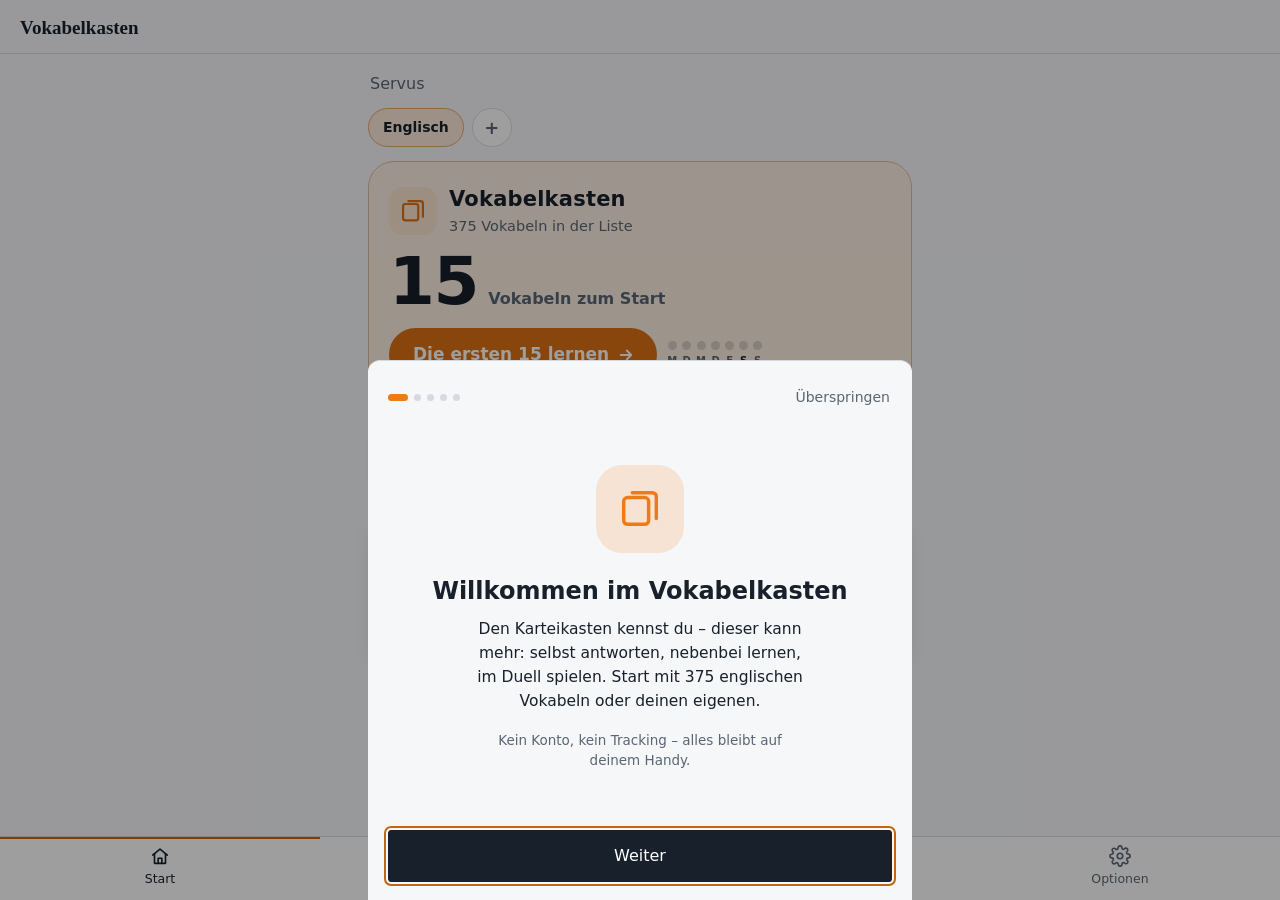
<file: index.html>
<!DOCTYPE html>
<html lang="de">
<head>
<meta charset="utf-8">
<meta name="viewport" content="width=device-width, initial-scale=1, viewport-fit=cover">
<meta name="theme-color" id="theme-color" content="#f6f7f9">
<link rel="manifest" href="manifest.json">
<link rel="apple-touch-icon" href="icon-180.png">
<link rel="icon" href="icon.png" type="image/png">
<meta name="referrer" content="no-referrer">
<title>Vokabelkasten</title>
<!-- ?v= gehört zu FASSUNG in sw.js: bei jeder neuen Fassung beide ändern -->
<link rel="stylesheet" href="./app.css?v=2026-10-19-4">
</head>
<body>

<header>
  <button type="button" id="btn-start" class="kopf-zurueck" hidden aria-label="Zur Startseite" title="Zur Startseite"><svg viewBox="0 0 24 24" aria-hidden="true"><path d="M15 5l-7 7 7 7"/></svg></button>
  <h1 class="serif" id="kopf-titel">Vokabelkasten</h1>
  <span id="status"></span>
  <button type="button" id="kopf-ziel" class="kopf-ziel" hidden aria-label="Tagesziel – Statistik öffnen"></button>
  <button type="button" id="btn-einst" class="kopf-einst" hidden aria-label="Optionen" title="Optionen"><svg viewBox="0 0 24 24" aria-hidden="true"><circle cx="12" cy="12" r="3"/><path d="M19.4 15a1.7 1.7 0 0 0 .3 1.8l.1.1a2 2 0 1 1-2.8 2.8l-.1-.1a1.7 1.7 0 0 0-1.8-.3 1.7 1.7 0 0 0-1 1.5V21a2 2 0 1 1-4 0v-.1a1.7 1.7 0 0 0-1.1-1.5 1.7 1.7 0 0 0-1.8.3l-.1.1a2 2 0 1 1-2.8-2.8l.1-.1a1.7 1.7 0 0 0 .3-1.8 1.7 1.7 0 0 0-1.5-1H3a2 2 0 1 1 0-4h.1a1.7 1.7 0 0 0 1.5-1.1 1.7 1.7 0 0 0-.3-1.8l-.1-.1a2 2 0 1 1 2.8-2.8l.1.1a1.7 1.7 0 0 0 1.8.3H9a1.7 1.7 0 0 0 1-1.5V3a2 2 0 1 1 4 0v.1a1.7 1.7 0 0 0 1 1.5 1.7 1.7 0 0 0 1.8-.3l.1-.1a2 2 0 1 1 2.8 2.8l-.1.1a1.7 1.7 0 0 0-.3 1.8V9a1.7 1.7 0 0 0 1.5 1H21a2 2 0 1 1 0 4h-.1a1.7 1.7 0 0 0-1.5 1z"/></svg></button>
</header>

<!-- Neuer Kasten: nur das Thema -->
<div class="kasten-dialog" id="kasten-dialog" hidden>
  <form class="kasten-karte" id="kasten-form" autocomplete="off">
    <h2>Neuer Kasten</h2>
    <label for="kasten-name">Welches Thema?</label>
    <input type="text" id="kasten-name" maxlength="30" placeholder="z. B. Wirtschaft, Klausur Mathe, Gardena" enterkeyhint="done">
    <p class="note">Aus „Wirtschaft“ wird der Wirtschaftskasten – mit allen Funktionen. Vorne Begriff, hinten Bedeutung.</p>
    <div class="kasten-knoepfe"><button type="button" class="ghost" id="kasten-abbruch">Abbrechen</button><button type="submit">Anlegen</button></div>
  </form>
</div>

<div class="kasten-dialog" id="kasten-menue" hidden>
  <div class="kasten-karte" role="dialog" aria-labelledby="km-titel">
    <h2 id="km-titel"></h2>
    <p class="note" id="km-info"></p>
    <div class="km-knoepfe">
      <button type="button" class="ghost km-weg" id="km-papierkorb"><svg viewBox="0 0 24 24" aria-hidden="true"><path d="M4 7h16M9 7V4h6v3M6 7l1 13h10l1-13"/></svg>In den Papierkorb</button>
      <div class="km-reihe"><button type="button" class="ghost" id="km-links"><svg viewBox="0 0 24 24" aria-hidden="true"><path d="M15 5l-7 7 7 7"/></svg>Nach links</button><button type="button" class="ghost" id="km-rechts">Nach rechts<svg viewBox="0 0 24 24" aria-hidden="true"><path d="M9 5l7 7-7 7"/></svg></button></div>
      <button type="button" class="ghost" id="km-umbenennen"><svg viewBox="0 0 24 24" aria-hidden="true"><path d="M4 20h4L19 9l-4-4L4 16z"/><path d="M13.5 6.5l4 4"/></svg>Umbenennen</button>
      <button type="button" class="ghost" id="km-abbruch">Abbrechen</button>
    </div>
  </div>
</div>

<div class="kasten-dialog" id="karten-menue" hidden>
  <div class="kasten-karte" role="dialog" aria-labelledby="kmn-titel">
    <h2 id="kmn-titel"></h2>
    <p class="note" id="kmn-info"></p>
    <div class="km-knoepfe">
      <button type="button" class="ghost" id="kmn-edit"><svg viewBox="0 0 24 24" aria-hidden="true"><path d="M4 20h4L19 9l-4-4L4 16z"/><path d="M13.5 6.5l4 4"/></svg>Bearbeiten</button>
      <div class="kmn-fach" role="group" aria-label="In ein Fach legen">
        <span class="kmn-label">In ein Fach legen</span>
        <div class="km-reihe" id="kmn-faecher">
          <button type="button" class="ghost" data-fach="1" aria-pressed="false">1</button>
          <button type="button" class="ghost" data-fach="2" aria-pressed="false">2</button>
          <button type="button" class="ghost" data-fach="3" aria-pressed="false">3</button>
          <button type="button" class="ghost" data-fach="4" aria-pressed="false">4</button>
          <button type="button" class="ghost" data-fach="5" aria-pressed="false">5</button>
        </div>
      </div>
      <div class="km-reihe kmn-zwei">
        <button type="button" class="ghost" id="kmn-merk" aria-pressed="false"><b aria-hidden="true">&#9734;</b><span>Als schwierig</span></button>
        <button type="button" class="ghost" id="kmn-kasten">In den Kasten</button>
      </div>
      <button type="button" class="ghost km-weg" id="kmn-weg"><svg viewBox="0 0 24 24" aria-hidden="true"><path d="M4 7h16M9 7V4h6v3M6 7l1 13h10l1-13"/></svg>Löschen</button>
      <button type="button" class="ghost" id="kmn-abbruch">Abbrechen</button>
    </div>
  </div>
</div>

<div id="hinweisbar" hidden>
  <span id="hinweistext"></span>
  <button id="hinweis-tun" type="button"></button>
  <button id="hinweis-weg" type="button" class="weg" aria-label="Hinweis ausblenden">×</button>
</div>

<main>
  <!-- Startseite: oben das Wichtigste (heute lernen), darunter die zwei Lernarten, unten Verwalten -->
  <section id="view-start" class="view active">
    <p class="st-gruss" id="st-gruss"></p>
    <!-- Kästen: Reiter zum Antippen; auf der Startseite wechselt man auch per Wischen. Liste und Neu stehen in der Leiste unten -->
    <div class="kasten-leiste" id="kasten-leiste" role="tablist" aria-label="Karteikästen"></div>
    <button type="button" class="kachel st-hero" data-ziel="karten">
      <span class="st-hero-kopf">
        <span class="st-ico st-ico-hell"><svg viewBox="0 0 24 24" aria-hidden="true"><rect x="3.5" y="6" width="13" height="14" rx="2"/><path d="M8 3.5h10.5a2 2 0 0 1 2 2V17"/></svg></span>
        <span class="st-hero-titel"><b id="st-hero-name">Vokabelkasten</b><small id="st-hero-sub"></small></span>
      </span>
      <span class="st-hero-zahl"><strong id="st-faellig">0</strong><span id="st-faellig-txt"></span></span>
      <span class="st-ziel" aria-hidden="true"><span class="st-ziel-balken"><i id="st-ziel-fuell"></i></span><span id="st-ziel-txt"></span></span>
      <span class="st-fuss">
        <span class="st-cta"><span id="st-cta-txt">Jetzt üben</span><svg viewBox="0 0 24 24" aria-hidden="true"><path d="M5 12h13M13 6l6 6-6 6"/></svg></span>
        <span class="st-wochenzeile" id="st-wochenzeile"></span>
      </span>
    </button>
    <div class="kasten-punkte" id="kasten-punkte" aria-hidden="true"></div>
    <!-- Neues Wort in Sekunden: English eintippen, Deutsch dazu, Enter - liegt sofort im Kasten -->
    <form class="st-schnell" id="schnell" autocomplete="off">
      <div class="sn-zeile">
        <input type="text" id="sn-en" placeholder="Neues Wort (English)" aria-label="Neues Wort auf Englisch"
               autocapitalize="off" autocorrect="off" spellcheck="false" enterkeyhint="next">
        <!-- Wort mit der Kamera erfassen (nur Handy): iPhone „Text scannen“, Android Foto → Google Lens → Teilen -->
        <button type="button" class="ghost" id="sn-scan" aria-label="Wort mit der Kamera erfassen" title="Wort mit der Kamera erfassen" hidden>
          <svg viewBox="0 0 24 24" aria-hidden="true"><path d="M4 8V5.5A1.5 1.5 0 0 1 5.5 4H8M16 4h2.5A1.5 1.5 0 0 1 20 5.5V8M20 16v2.5a1.5 1.5 0 0 1-1.5 1.5H16M8 20H5.5A1.5 1.5 0 0 1 4 18.5V16M8 10h8M8 14h5"/></svg>
        </button>
        <button type="submit" id="sn-los" aria-label="In den Kasten legen" title="In den Kasten legen">+</button>
      </div>
      <input type="file" id="sn-scan-datei" accept="image/*" capture="environment" hidden>
      <div class="sn-scan-feld" id="sn-scan-feld" hidden>
        <img id="sn-scan-bild" alt="Foto mit dem Wort">
        <div>
          <p id="sn-scan-hinweis"></p>
          <div class="sn-scan-knoepfe">
            <button type="button" id="sn-scan-teilen">An Google Lens übergeben</button>
            <button type="button" class="ghost" id="sn-scan-zu">Abbrechen</button>
          </div>
        </div>
      </div>
      <div class="sn-mehr" id="sn-mehr" hidden>
        <textarea id="sn-de" rows="1" placeholder="Deutsch" aria-label="Übersetzung auf Deutsch" enterkeyhint="done"></textarea>
        <div class="sn-zeile">
          <textarea id="sn-bsp" rows="2" placeholder="Beispielsatz (optional)" aria-label="Beispielsatz" enterkeyhint="done"></textarea>
          <button type="button" class="ghost" id="sn-vorschlag">Vorschlag</button>
        </div>
        <div class="sn-fuss">
          <select id="sn-kat" aria-label="Kategorie"></select>
          <button type="button" class="ghost" id="sn-foto" aria-label="Foto für die Rückseite">📷</button>
          <button type="button" class="ghost sn-weg" id="sn-weg">Abbrechen</button>
        </div>
      </div>
      <p class="sn-info" id="sn-info" hidden></p>
    </form>
    <div class="st-paar">
      <button type="button" class="kachel st-kachel" data-ziel="hoeren" style="--ton:var(--indigo)">
        <span class="st-ico"><svg viewBox="0 0 24 24" aria-hidden="true"><path d="M4 15v-3a8 8 0 0 1 16 0v3"/><rect x="3" y="14" width="4.5" height="6.5" rx="1.5"/><rect x="16.5" y="14" width="4.5" height="6.5" rx="1.5"/></svg></span>
        <b>Hörtraining</b><small id="k-hoeren"></small>
      </button>
      <button type="button" class="kachel st-kachel" data-ziel="quiz" style="--ton:var(--indigo)">
        <span class="st-ico"><svg viewBox="0 0 24 24" aria-hidden="true"><path d="M7 4h10v5a5 5 0 0 1-10 0z"/><path d="M17 5.5h2.5v1.5a3 3 0 0 1-3 3M7 5.5H4.5v1.5a3 3 0 0 0 3 3M12 14v4M8.5 20.5h7"/></svg></span>
        <b>Quiz-Duell</b><small>Zu zweit, mit Punkten</small>
      </button>
    </div>
  </section>

  <section id="view-ueben" class="view">
    <div id="warnbox" class="warn" hidden></div>
    <!-- zwei Arten zu lernen; jede zeigt nur ihre eigenen Bedienelemente -->
    <div class="modus" id="modus">
      <button type="button" data-modus="karten" aria-pressed="true">Karteikasten</button>
      <button type="button" data-modus="hoeren" aria-pressed="false">Unterwegs · Anhören</button>
    </div>

    <!-- Tagesziel und Lernserie; ein Tipp öffnet die Statistik -->
    <button type="button" class="tagesziel" id="tagesziel" aria-label="Statistik öffnen">
      <span class="tz-balken"><i id="tz-fuell"></i></span>
      <span class="tz-text" id="tz-text"></span>
      <span class="tz-pfeil" aria-hidden="true"></span>
    </button>

    <!-- Kopfzeile: links die Auswahl (Kategorie und Richtung ändert man selten: zugeklappt, mit Kurzfassung),
         rechts die Stimme lauter/leiser, ohne in die Optionen zu müssen (gilt für Vorlesen, Sprechen und Hörtraining) -->
    <div class="ue-kopf">
    <details class="auswahl" id="auswahl">
      <summary><span class="aw-l">Auswahl</span><span class="aw-v" id="aw-text"></span></summary>
      <div class="controls">
        <label>Kategorie<select id="sel-kat" aria-label="Kategorie"></select></label>
        <label class="nur-karten">Abfragerichtung<select id="sel-richtung" aria-label="Abfragerichtung">
          <option value="de">Deutsch zuerst</option>
          <option value="en">English first</option>
          <option value="mix">Gemischt</option>
        </select></label>
        <!-- Das Fach wählt man über die Fächerleiste; das Feld bleibt nur für die Logik -->
        <select id="sel-fach" aria-label="Fach" hidden>
          <option value="0">Alle Fächer</option>
          <option value="1">Fach 1</option>
          <option value="2">Fach 2</option>
          <option value="3">Fach 3</option>
          <option value="4">Fach 4</option>
          <option value="5">Fach 5</option>
        </select>
      </div>
    </details>
    <button type="button" class="ns-toggle" id="ns-toggle" aria-expanded="false" aria-controls="nachschub" aria-label="Neue Karten in den Kasten legen" title="Neue Karten aufnehmen" hidden><svg viewBox="0 0 24 24" aria-hidden="true"><rect x="3.5" y="6" width="13" height="14" rx="2"/><path d="M8 3.5h10.5a2 2 0 0 1 2 2V17"/><path d="M10 10.5v6M7 13.5h6"/></svg></button>
    <div class="ue-laut" id="ue-laut-zeile"><div class="laut" data-laut></div></div>
    </div>

    <div id="modus-hoeren" hidden>
      <div class="hoer-panel">
        <p class="hoer-info" id="hoer-info"></p>
        <button id="btn-uw-weiter" type="button" class="hoer-start uw-weiter" hidden></button>
        <button id="btn-unterwegs" type="button" class="hoer-start">
          <svg viewBox="0 0 24 24" width="20" height="20" aria-hidden="true"><path d="M4 15v-3a8 8 0 0 1 16 0v3" fill="none" stroke="currentColor" stroke-width="1.9" stroke-linecap="round"/><rect x="3" y="14" width="4.5" height="6.5" rx="1.5" fill="none" stroke="currentColor" stroke-width="1.9"/><rect x="16.5" y="14" width="4.5" height="6.5" rx="1.5" fill="none" stroke="currentColor" stroke-width="1.9"/></svg>
          Anhören starten
        </button>
        <p class="note">Liest Karte und Lösung vor – nur zum Wiederholen, Fächer bleiben unverändert. Musik läuft weiter.</p>
        <p class="note hoer-ton-tipp" id="hoer-ton-tipp"></p>
        <details class="hoer-einst"><summary><span>Einstellungen</span><small id="hoer-kurz"></small></summary>
        <div class="uw-optionen">
          <label>Welche Karten
            <select id="uw-auswahl">
              <option value="faellig">Nur fällige</option>
              <option value="kasten">Alle im Kasten</option>
              <option value="alle">Alle Vokabeln (gemischt)</option>
              <option value="liste">Ganze Liste (der Reihe nach)</option>
            </select>
          </label>
          <label>Denkpause
            <select id="uw-denk">
              <option value="1">1 Sek.</option>
              <option value="2">2 Sek.</option>
              <option value="3">3 Sek.</option>
              <option value="5">5 Sek.</option>
              <option value="8">8 Sek.</option>
              <option value="12">12 Sek.</option>
            </select>
          </label>
          <label>Richtung
            <select id="uw-richtung">
              <option value="de">Deutsch → English</option>
              <option value="en">English → Deutsch</option>
              <option value="mix">Gemischt</option>
            </select>
          </label>
          <label class="zeile-check"><input type="checkbox" id="uw-bsp-an"> Beispielsatz mitlesen</label>
          <label class="zeile-check hg-option"><input type="checkbox" id="uw-hintergrund"> <span>Im Hintergrund weiterlaufen<small>Tasten auf dem Sperrbildschirm – hält dafür deine Musik an</small></span></label>
        </div>
        </details>
      </div>
    </div>

    <div id="modus-karten">
    <div class="boxes" id="boxes"></div>
    <div class="nachschub" id="nachschub" hidden>
      <span class="ns-ico" aria-hidden="true"><svg viewBox="0 0 24 24"><rect x="3.5" y="6" width="13" height="14" rx="2"/><path d="M8 3.5h10.5a2 2 0 0 1 2 2V17"/><path d="M10 10.5v6M7 13.5h6"/></svg></span>
      <span class="ns-text"><b id="nachschub-txt">Neue in den Kasten</b></span>
      <span class="ns-knoepfe" role="group" aria-label="Neue Karten in den Kasten legen">
        <button type="button" class="ghost" data-nachschub="10">+10</button>
        <button type="button" class="ghost" data-nachschub="20">+20</button>
        <button type="button" class="ghost" data-nachschub="30">+30</button>
      </span>
    </div>
    <p class="meldung" id="meldung" hidden></p>

    <div id="trainer" hidden>
      <div class="karten-rahmen">
      <button class="karten-eck links" id="btn-merk" type="button"></button>
      <button class="karten-eck unten" id="btn-sprich" type="button" aria-label="Vorlesen" title="Vorlesen">
        <svg viewBox="0 0 24 24" width="22" height="22" aria-hidden="true"><path d="M4 9.5h3.5L12 5.5v13l-4.5-4H4z" fill="currentColor"/><path d="M15.5 9a4 4 0 0 1 0 6M18 6.5a7.5 7.5 0 0 1 0 11" fill="none" stroke="currentColor" stroke-width="1.8" stroke-linecap="round"/></svg>
      </button>
      <button class="karten-eck rechts" id="btn-mehr" type="button" aria-label="Weitere Aktionen" title="Weitere Aktionen">
        <svg viewBox="0 0 24 24" width="20" height="20" aria-hidden="true"><circle cx="5" cy="12" r="2" fill="currentColor"/><circle cx="12" cy="12" r="2" fill="currentColor"/><circle cx="19" cy="12" r="2" fill="currentColor"/></svg>
      </button>
      <button class="card" id="karte" type="button">
        <span class="kat" id="k-kat"></span>
        <span class="front serif" id="vorne"></span>
        <span class="divider" id="strich" hidden></span>
        <span class="back serif" id="hinten" hidden></span>
        <span class="bsp" id="bsp" hidden></span>
        <img class="k-bild" id="k-bild" alt="" hidden>
        <span class="hint" id="tipp">Zum Aufdecken tippen</span>
        <span class="stempel gewusst" id="st-gewusst" aria-hidden="true">Gewusst</span>
        <span class="stempel nochmal" id="st-nochmal" aria-hidden="true">Nochmal</span>
      </button>
      </div>
      <div class="bedien">
      <form class="eingabe" id="eingabe" hidden autocomplete="off">
        <input type="text" id="eingabe-feld" autocomplete="off" autocapitalize="off" autocorrect="off" spellcheck="false"
               enterkeyhint="done" placeholder="Deine Antwort" aria-label="Deine Antwort">
        <button type="submit" id="eingabe-los">Prüfen</button>
      </form>
      <p class="eingabe-ergebnis" id="eingabe-ergebnis" hidden></p>
      <div class="grade" id="bewertung" hidden>
        <button class="again" id="btn-nochmal" type="button">
          <span class="haupt">Nochmal</span><span class="neben" id="ziel-nochmal"></span>
        </button>
        <!-- Schwer und Leicht nur bei „4 Knöpfe“ (Einstellungen), dann heißt Gewusst „Gut“ -->
        <button class="ghost stufe" id="btn-schwer" type="button" hidden>
          <span class="haupt">Schwer</span><span class="neben" id="ziel-schwer"></span>
        </button>
        <button class="known" id="btn-gewusst" type="button">
          <span class="haupt">Gewusst</span><span class="neben" id="ziel-gewusst"></span>
        </button>
        <button class="ghost stufe leicht" id="btn-leicht" type="button" hidden>
          <span class="haupt">Leicht</span><span class="neben" id="ziel-leicht"></span>
        </button>
      </div>
      <div class="merkzeile">
        <button class="pille schmal" id="btn-zurueck" type="button" disabled>← Zurück</button>
        <button class="pille schmal" id="btn-weiter" type="button">Überspringen →</button>
      </div>
      <!-- So antwortest du: Aufdecken und Schreiben bleiben eingestellt (wie in den Einstellungen), Sprechen startet eine Runde -->
      <div class="modus antwortwahl" id="antwortwahl" role="group" aria-label="So antwortest du">
        <button type="button" data-eingabe="aufdecken"><svg viewBox="0 0 24 24" aria-hidden="true"><path d="M2.5 12s3.5-6.5 9.5-6.5S21.5 12 21.5 12s-3.5 6.5-9.5 6.5S2.5 12 2.5 12z"/><circle cx="12" cy="12" r="3"/></svg>Aufdecken</button>
        <button type="button" data-eingabe="tippen"><svg viewBox="0 0 24 24" aria-hidden="true"><path d="M4 20h4L19 9a2.8 2.8 0 0 0-4-4L4 16z"/><path d="M13.5 6.5l4 4"/></svg>Schreiben</button>
        <button type="button" id="btn-sprache" title="Die App liest vor und hört dir zu"><svg viewBox="0 0 24 24" aria-hidden="true"><rect x="9" y="3" width="6" height="11" rx="3"/><path d="M5.5 11a6.5 6.5 0 0 0 13 0M12 17.5V21"/></svg>Sprechen</button>
      </div>
      </div>
    </div>

    <div id="leer" class="empty"></div>
    </div>
  </section>

  <section id="view-statistik" class="view">
    <div class="stat-kopf">
      <button type="button" class="ghost zurueck-knopf" id="stat-zurueck" aria-label="Zurück zum Üben">←</button>
      <h2>Dein Lernverlauf</h2>
    </div>
    <div class="stat-zahlen">
      <div class="stat-kachel"><b id="st-serie">0</b><span id="st-serie-l">Tage in Folge</span></div>
      <div class="stat-kachel"><b id="st-heute">0</b><span>heute geübt</span></div>
      <div class="stat-kachel"><b id="st-woche">0</b><span>diese Woche</span></div>
    </div>
    <div class="stat-block">
      <div class="stat-monat">
        <button type="button" class="ghost" id="st-vor" aria-label="Vorheriger Monat">‹</button>
        <b id="st-monat"></b>
        <button type="button" class="ghost" id="st-nach" aria-label="Nächster Monat">›</button>
      </div>
      <div class="kalender" id="st-kalender"></div>
      <p class="note" id="st-tag"></p>
    </div>
    <h2 class="spaced">Karten pro Woche</h2>
    <div class="stat-block"><div class="wochen" id="st-wochen"></div></div>
    <h2 class="spaced">Tagesziel</h2>
    <div class="stat-block">
      <select id="sel-ziel" aria-label="Tagesziel">
        <option value="10">10 Karten am Tag</option>
        <option value="20">20 Karten am Tag</option>
        <option value="30">30 Karten am Tag</option>
        <option value="50">50 Karten am Tag</option>
        <option value="80">80 Karten am Tag</option>
      </select>
      <p class="note">Zählt jede bewertete Karte, über alle Kästen. Ein Tag mit mindestens einer Karte zählt für die Serie.</p>
    </div>
  </section>

  <section id="view-neu" class="view">
    <!-- zwei Wege, neue Karten anzulegen: einzeln tippen oder eine ganze Liste einlesen - immer nur einer davon zu sehen -->
    <div class="modus" id="neu-wahl" role="group" aria-label="Wie möchtest du Karten anlegen?">
      <button type="button" data-neu="einzeln" aria-pressed="true">Einzeln</button>
      <button type="button" data-neu="liste" aria-pressed="false">Liste einlesen</button>
    </div>
    <div id="neu-einzeln" class="neu-karte">
    <h2>Neue Vokabel</h2>
    <label for="in-vorne">Deutsch</label>
    <input type="text" id="in-vorne" autocomplete="off">
    <label for="in-hinten">English</label>
    <input type="text" id="in-hinten" autocomplete="off">
    <label for="in-bsp">Beispielsatz (optional)</label>
    <input type="text" id="in-bsp" autocomplete="off">
    <label for="neu-kat">Kategorie</label>
    <select id="neu-kat"></select>
    <button id="btn-add" type="button">Vokabel speichern</button>
    <p class="note" id="add-ok" hidden></p>
    <p class="note">Neue Karten starten in Fach 1.</p>
    </div>

    <div id="neu-liste" class="neu-karte" hidden>
    <div class="neu-kopf">
      <h2>Ganze Liste einfügen</h2>
      <button type="button" class="info-knopf" id="imp-info-knopf" aria-expanded="false" aria-controls="imp-info" aria-label="So muss die Liste aussehen" title="So muss die Liste aussehen"><svg viewBox="0 0 24 24" aria-hidden="true"><circle cx="12" cy="12" r="9"/><path d="M12 11v5.5"/><circle cx="12" cy="7.8" r=".6" fill="currentColor"/></svg></button>
    </div>
    <div class="imp-info" id="imp-info" hidden>
      <h3>So sieht eine Zeile aus</h3>
      <p>Eine Zeile ist eine Karte: <b id="imp-info-spalten">Deutsch · English · Beispielsatz (optional)</b>.</p>
      <h3>Trennzeichen – eines davon genügt</h3>
      <ul>
        <li><b>Tab</b> – so entsteht es beim Kopieren aus Excel oder Google Tabellen</li>
        <li><b>|</b> oder <b>;</b></li>
        <li><b>=</b>, <b>–</b> oder <b>-</b> mit Leerzeichen davor und danach (so bleibt „E-Mail“ ganz)</li>
        <li><b>:</b> mit Leerzeichen dahinter</li>
      </ul>
      <pre id="imp-info-bsp">dennoch | nevertheless | It was raining; nevertheless, we went.
sicherlich = certainly
Haus – house; home
Hund; dog</pre>
      <h3>Oder untereinander</h3>
      <p>Steht Begriff und Bedeutung je in einer eigenen Zeile (wie bei Fotos, PDFs oder Google Lens), liest die App immer zwei Zeilen als eine Karte.</p>
      <pre>Haus
house
Hund
dog</pre>
      <h3>Das erledigt die App für dich</h3>
      <ul>
        <li>Eine Überschrift ganz oben („Deutsch · English“) wird übersprungen.</li>
        <li>Nummern und Aufzählungspunkte vor den Zeilen werden entfernt.</li>
        <li>Karten, die es schon gibt, werden nicht doppelt angelegt.</li>
        <li>Steht die Rückseite vorn, hilft „Spalten tauschen“. Die Vorschau zeigt vorher, wie die erste Karte gelesen wird.</li>
        <li>Statt Einfügen geht auch eine Datei (CSV, TXT oder eine Sicherung) oder ein Foto der Liste.</li>
      </ul>
    </div>
    <p class="note" id="einf-hilfe">Eine Zeile pro Karte: <b>Deutsch · English · Beispiel</b>, getrennt durch Tab, |, ;, „ – “ oder „: “ – aus Excel einfach kopieren.</p>
    <!-- Datei hineinziehen, auswählen, aus der Zwischenablage holen oder eine Liste abfotografieren -->
    <div class="ablage" id="ablage">
      <span class="ablage-text">Datei hierher ziehen (CSV, TXT oder Sicherung)</span>
      <div class="ablage-knoepfe">
        <button type="button" class="ghost" id="btn-foto">📷 Liste fotografieren</button>
        <button type="button" class="ghost" id="btn-datei">📄 Datei wählen</button>
        <button type="button" class="ghost" id="btn-clip">📋 Aus Zwischenablage</button>
      </div>
      <input type="file" id="liste-datei" hidden><!-- ohne accept: Android kennt .json oft nicht und graut sie sonst aus; geprüft wird der Inhalt -->
      <input type="file" id="foto-datei" accept="image/*" capture="environment" hidden>
    </div>
    <!-- Foto einer Liste: den Text liest das Handy (Google Lens / Live Text). Die App behält das Foto nur,
         solange dieses Feld offen ist - sie speichert und sendet es nicht. Weitergeben nur über „Teilen“. -->
    <div class="foto-hilfe" id="foto-hilfe" hidden>
      <img id="foto-bild" alt="Foto der Liste">
      <ol id="foto-schritte"></ol>
      <div class="ablage-knoepfe">
        <button type="button" id="btn-foto-teilen">An Google Lens übergeben</button>
        <button type="button" class="ghost" id="btn-foto-clip">📋 Aus Zwischenablage</button>
        <button type="button" class="ghost" id="btn-foto-zu">Schließen</button>
      </div>
    </div>
    <label for="einfuegen">Zeilen einfügen</label>
    <textarea id="einfuegen" placeholder="dennoch&#9;nevertheless&#9;It was raining; nevertheless, we went for a walk."></textarea>
    <label class="zeile-check"><input type="checkbox" id="imp-tausch"> <span id="imp-tausch-text">Englisch steht vorn (Spalten tauschen)</span></label>
    <p class="note" id="vorschau"></p>
    <label for="imp-kat">Kategorie für alle</label>
    <select id="imp-kat"></select>
    <label class="zeile-check"><input type="checkbox" id="imp-aktiv"> Gleich in den Kasten legen</label>
    <button id="btn-import-text" type="button" disabled>Einlesen</button>
    </div>
  </section>

  <section id="view-liste" class="view">
    <div class="listkopf">
      <input type="search" id="suche" placeholder="Suchen" autocomplete="off" aria-label="Vokabeln durchsuchen">
      <button class="filt" id="btn-nurmerk" type="button" aria-pressed="false" title="Nur schwierige zeigen" aria-label="Nur schwierige zeigen">&#9733;</button>
      <button class="filt" id="btn-nurkasten" type="button" aria-pressed="false" title="Nur Karten im Kasten zeigen">&#10003;</button>
    </div>
    <!-- Filtern und Anzeigen: zugeklappt, damit die Vokabeln gleich unter der Suche beginnen -->
    <details class="lw-mehr">
    <summary><span>Filter &amp; Anzeige</span></summary>
    <div class="lw-zeile">
      <select id="sel-listkat" aria-label="Nach Kategorie filtern"></select>
      <select id="sel-sort" aria-label="Sortieren">
        <option value="nr">Reihenfolge (Nr.)</option>
        <option value="de">Deutsch A–Z</option>
        <option value="en">English A–Z</option>
      </select>
    </div>
    <div class="lw-zeile">
      <select id="sel-abdeck" aria-label="Spalte abdecken">
        <option value="aus">Beides zeigen</option>
        <option value="en">English abdecken</option>
        <option value="de">Deutsch abdecken</option>
      </select>
      <button class="ghost lw-klein" id="btn-saetze" type="button">Sätze aus</button>
      <button class="ghost lw-klein" id="btn-liste-hoeren" type="button" title="Die angezeigte Liste der Reihe nach vorlesen">&#9654; Anhören</button>
    </div>
    </details>
    <!-- Kasten füllen: die eine Hauptaktion der Liste, abgesetzt -->
    <div class="lw-kasten">
      <p class="lw-kasten-titel">In den Kasten</p>
      <div class="lw-kasten-zeile">
        <button id="btn-next10" type="button">Nächste 30 aufnehmen</button>
        <select id="sel-paket" aria-label="Wie viele auf einmal aufnehmen">
          <option value="5">je 5</option>
          <option value="10">je 10</option>
          <option value="15" selected>je 15</option>
          <option value="20">je 20</option>
          <option value="30">je 30</option>
        </select>
      </div>
      <div class="listraster lw-kasten-weitere">
        <button class="ghost" id="btn-treffer" type="button" hidden></button>
        <button class="ghost" id="btn-leeren" type="button" hidden>Kasten leeren</button>
      </div>
    </div>
    <p class="note" id="listinfo"></p>
    <p class="note lang-hinweis" id="lang-hinweis" hidden>Tipp: Eine Kachel lange gedrückt halten – dann kannst du die Vokabel bearbeiten, in ein Fach legen oder löschen.</p>
    <p class="meldung liste-meldung" id="listmeldung" hidden></p>
    <ol class="list" id="liste"></ol>
  </section>

  <!-- Quiz: Vokabel-Duell für zwei, antworten mit dem Namen davor („Kirsten: suggestion“) -->
  <section id="view-quiz" class="view">
    <div class="du-titel"><h2>Vokabel-Duell</h2><span class="du-exp">experimentell</span></div>
    <p class="du-warn"><b>Im Auto: Nur die mitfahrende Person bedient das Handy.</b> Wer fährt, spielt nur mit der Stimme mit und fasst das Handy nicht an.</p>
    <div class="hoer-panel du-panel">
      <div class="du-namen">
        <label>Spieler 1<input type="text" id="du-name1" maxlength="16" autocomplete="off" placeholder="Spieler 1"></label>
        <label>Spieler 2<input type="text" id="du-name2" maxlength="16" autocomplete="off" placeholder="Spieler 2"></label>
      </div>
      <p class="hoer-info" id="du-karten-info"></p>
      <button id="du-start" type="button" class="hoer-start">Duell starten</button>
      <p class="note">Ändert keine Fächer. Es gilt die Kategorie-Auswahl vom Üben.</p>
      <button type="button" class="du-statleiste" id="du-stat" aria-label="Duell-Statistik öffnen">
        <span class="dsl-ico" aria-hidden="true"><svg viewBox="0 0 24 24"><path d="M4 20V10M10 20V4M16 20v-7M21 20H3"/></svg></span>
        <span class="dsl-text"><b>Statistik</b><small id="du-stat-kurz"></small></span>
        <span class="dsl-chev" aria-hidden="true"><svg viewBox="0 0 24 24"><path d="M9 5l7 7-7 7"/></svg></span>
      </button>
      <details class="du-mehr du-einst"><summary><span>Spiel-Einstellungen</span><small id="du-kurz"></small></summary>
      <div class="uw-optionen du-optionen">
        <label>Spiellänge
          <select id="du-ziel">
            <option value="10">10 Fragen</option>
            <option value="20">20 Fragen</option>
            <option value="30">30 Fragen</option>
            <option value="alle">Alle gewählten Karten</option>
            <option value="p10">Wer zuerst 10 Punkte hat</option>
          </select>
        </label>
        <label>Antwortzeit
          <select id="du-zeit">
            <option value="1">1 Sek.</option>
            <option value="2">2 Sek.</option>
            <option value="3">3 Sek.</option>
            <option value="4">4 Sek.</option>
            <option value="5">5 Sek.</option>
            <option value="6">6 Sek.</option>
            <option value="8">8 Sek.</option>
            <option value="10">10 Sek.</option>
            <option value="12">12 Sek.</option>
          </select>
        </label>
        <label>Welche Karten
          <select id="du-auswahl">
            <option value="kasten">Alle im Kasten</option>
            <option value="faellig">Nur fällige</option>
            <option value="schwierig">Nur schwierige (&#9733;)</option>
            <option value="alle">Alle Vokabeln</option>
          </select>
        </label>
        <label>Richtung
          <select id="du-richtung">
            <option value="de">Deutsch → English</option>
            <option value="en">English → Deutsch</option>
          </select>
        </label>
      </div>
      <div class="uw-optionen du-optionen">
        <label>Reihenfolge
          <select id="du-reihe">
            <option value="zufall">Zufällig gemischt</option>
            <option value="liste">Wie in der Liste</option>
          </select>
        </label>
        <label>Aussprache
          <select id="du-streng">
            <option value="0">Genau</option>
            <option value="1">Locker</option>
            <option value="2">Sehr locker</option>
          </select>
        </label>
        <label class="du-laut-setup">Signalton <span class="du-laut-wert" id="du-tonlaut-wert"></span>
          <input type="range" id="du-tonlaut" min="20" max="150" step="10">
        </label>
        <label class="zeile-check"><input type="checkbox" id="du-bsp"> Beispielsätze vorlesen</label>
        <label class="zeile-check"><input type="checkbox" id="du-manuell"> Ohne Mikrofon spielen (Punkte per Knopf)</label>
        <label class="zeile-check"><input type="checkbox" id="du-diagnose"> Diagnose zeigen (was die App gehört hat)</label>
      </div>

      <div class="du-status" id="du-status"></div>
      <p class="note du-ds"><a href="privacy.html#spracherkennung" target="_blank" rel="noopener">Datenschutz bei der Spracherkennung</a></p>
      <button id="du-test" type="button" class="ghost du-test">&#127908; Mikrofon testen</button>
      <p class="du-testergebnis" id="du-testergebnis" hidden></p>
      </details>
      <details class="du-so"><summary>So funktioniert's</summary>
      <p class="du-regeln">Ihr seid <b>abwechselnd dran</b>. Die App liest die Vokabel vor, direkt danach ist das Mikro an – die Bildschirmhälfte der Person, die dran ist, wird orange (Spieler 1 links, Spieler 2 rechts). Einfach antworten, ohne Namen. Richtig = <b>1 Punkt</b>. Falsch, „weiß nicht“ oder keine Antwort: Die andere Person ist dran und bekommt für die richtige Antwort <b>2 Punkte</b>.</p>
      </details>
    </div>
  </section>

  <section id="view-sichern" class="view">
    <!-- Oben offen, was man regelmäßig braucht; alles andere thematisch gruppiert und zugeklappt -->
    <h2 class="st-abschnitt opt-kopf">Wichtig</h2>
    <div class="schnell">
      <div class="sk-block" id="sk-ziel">
        <h3 class="sk-titel">Tagesziel <span class="opt-stand" id="opt-ziel-stand"></span></h3>
        <div class="opt-balken" aria-hidden="true"><i id="opt-ziel-fuell"></i></div>
        <div class="modus" id="zielwahl">
          <button type="button" data-zielwahl="10">10</button>
          <button type="button" data-zielwahl="20">20</button>
          <button type="button" data-zielwahl="30">30</button>
          <button type="button" data-zielwahl="50">50</button>
          <button type="button" data-zielwahl="80">80</button>
        </div>
        <p class="note">Karten am Tag, über alle Kästen. Ein Tag mit mindestens einer Karte zählt für die Serie.</p>
      </div>
      <div class="sk-block">
        <h3 class="sk-titel">Darstellung</h3>
        <p class="leise">Klassik</p>
<div class="themawahl" id="themawahl">
          <button type="button" data-thema="hell">Hell</button>
          <button type="button" data-thema="dunkel">Dunkel</button>
          <button type="button" data-thema="nacht">Nacht</button>
          <button type="button" data-thema="kodak" class="c60">C60</button>
        </div>
        <p class="leise">Modern</p>
        <div class="themawahl" id="themawahl-modern">
          <button type="button" data-thema="editorial">Nacht</button>
          <button type="button" data-thema="editorial-bahn">Dunkel</button>
          <button type="button" data-thema="editorial-innen">Hell</button>
        </div>
      </div>
      <div class="sk-block" id="sk-sicherung">
        <h3 class="sk-titel">Sicherung</h3>
    <p class="note" id="sicher-status"></p>
    <p class="note">Alles liegt nur in diesem Browser. Browserdaten gelöscht oder neues Handy = weg. Deshalb ab und zu sichern – die Datei enthält alle Kästen und Fotos.</p>
    <div class="stack">
      <button id="btn-teilen" type="button" hidden>Sicherung teilen (z. B. Drive, Mail)</button>
      <button id="btn-export" type="button">Sicherung herunterladen</button>
      <button class="ghost" id="btn-import" type="button">Sicherung einlesen</button>
      <input type="file" id="file" hidden>
    </div>
    <p class="note" id="snap-status" style="margin-top:14px">Letzter Schnappschuss: noch keiner</p>
    <p class="note">Zusätzlich alle 7 Tage ein automatischer Schnappschuss auf diesem Gerät.</p>
    <div class="stack">
      <button class="ghost" id="btn-snap" type="button" hidden></button>
    </div>
      </div>
    </div>

    <h2 class="st-abschnitt opt-kopf">Mehr</h2>
    <details class="abschnitt" id="ab-lernen">
      <summary><span class="ab-titel">Lernen</span><span class="ab-unter">Antwort, Wischen, Wiederholungstempo</span></summary>
      <div class="ab-inhalt">
      <div class="sk-block">
        <h3 class="sk-titel">Antwort</h3>
        <div class="modus" id="eingabewahl">
          <button type="button" data-eingabe="aufdecken">Aufdecken</button>
          <button type="button" data-eingabe="tippen">Schreiben</button>
        </div>
        <p class="note"><b>Schreiben:</b> Lösung eintippen oder diktieren, kleine Tippfehler zählen nicht. Die App schlägt Gewusst/Nochmal nur vor. Wechseln geht auch direkt unter der Karte, dort startet <b>Sprechen</b> eine Runde, in der die App vorliest und dir zuhört.</p>
      </div>
      <div class="sk-block">
        <h3 class="sk-titel">Wischen</h3>
        <div class="modus" id="wischwahl">
          <button type="button" data-wischen="an">An</button>
          <button type="button" data-wischen="aus">Aus</button>
        </div>
        <p class="note">Nach dem Aufdecken: rechts = <b>Gewusst</b>, links = <b>Nochmal</b>.</p>
      </div>
      <div class="sk-block">
        <h3 class="sk-titel">Lernverfahren</h3>
        <select id="sel-modus" aria-label="Lernverfahren">
          <option value="leitner">Leitner · feste Abstände je Fach</option>
          <option value="fsrs">FSRS · Abstand je Karte</option>
        </select>
        <p class="note" id="modus-info"></p>
      </div>
      <div class="sk-block" id="retention-block" hidden>
        <h3 class="sk-titel">Behaltensquote</h3>
        <select id="sel-retention" aria-label="Behaltensquote">
          <option value="0.8">80 % · wenig Wiederholungen</option>
          <option value="0.85">85 %</option>
          <option value="0.9">90 % · empfohlen</option>
          <option value="0.93">93 %</option>
          <option value="0.95">95 % · sehr sicher, viele Wiederholungen</option>
        </select>
        <p class="note">So viele Karten sollst du beim Abfragen noch wissen. Höher heißt sicherer, aber öfter wiederholen.</p>
      </div>
      <div class="sk-block">
        <h3 class="sk-titel">Antwortknöpfe</h3>
        <select id="sel-knoepfe" aria-label="Antwortknöpfe">
          <option value="2">2 Knöpfe · Nochmal, Gewusst</option>
          <option value="4">4 Knöpfe · Nochmal, Schwer, Gut, Leicht</option>
        </select>
        <p class="note" id="knoepfe-info"></p>
      </div>
      <div class="sk-block" id="tempo-block">
        <h3 class="sk-titel">Wiederholungstempo</h3>
        <select id="sel-tempo" aria-label="Wiederholungstempo">
          <option value="gruendlich">Gründlich · 1, 2, 4, 8 Tage</option>
          <option value="normal">Normal · 1, 3, 7, 16 Tage</option>
          <option value="locker">Locker · 2, 5, 12, 30 Tage</option>
          <option value="eigen">Eigene Abstände</option>
        </select>
        <div class="tempofelder" id="tempofelder" hidden>
          <label>Fach 2<input type="number" id="t2" min="1" max="365" inputmode="numeric"></label>
          <label>Fach 3<input type="number" id="t3" min="1" max="365" inputmode="numeric"></label>
          <label>Fach 4<input type="number" id="t4" min="1" max="365" inputmode="numeric"></label>
          <label>Fach 5<input type="number" id="t5" min="1" max="365" inputmode="numeric"></label>
        </div>
        <p class="note" id="tempo-info"></p>
      </div>
      </div>
    </details>
    <details class="abschnitt" id="ab-stimme">
      <summary><span class="ab-titel">Stimme und Hören</span><span class="ab-unter">Vorlesen, Tempo, Lautstärke</span></summary>
      <div class="ab-inhalt">
      <div class="sk-block" id="sk-stimme">
        <h3 class="sk-titel">Stimme zum Vorlesen</h3>
        <p class="note" style="margin-top:0">Gilt überall, wo vorgelesen wird.</p>
        <label for="st-destimme">Deutsch vorlesen mit</label>
        <select id="st-destimme" style="width:100%;margin-bottom:12px">
          <option value="de">Deutscher Stimme</option>
          <option value="en">Englischer Stimme (klingt auf manchen Android-Handys besser)</option>
          <option value="aus">Gar nicht – Deutsches nur anzeigen</option>
        </select>
        <label for="uw-stimme-de">Deutsch · Stimme und Tempo</label>
        <div class="stimm-zeile">
          <select id="uw-stimme-de" aria-label="Deutsche Stimme"></select>
          <select id="st-detempo" class="tempo" aria-label="Tempo der deutschen Stimme"><option value="1">1×</option><option value="1.25">1,25×</option><option value="1.5">1,5×</option><option value="2">2×</option></select>
          <button type="button" class="ghost probe" data-probe="de" aria-label="Deutsche Stimme probehören">&#9654; Probe</button>
        </div>
        <label for="uw-stimme-en">Englisch · Stimme und Tempo</label>
        <div class="stimm-zeile">
          <select id="uw-stimme-en" aria-label="Englische Stimme"></select>
          <select id="st-entempo" class="tempo" aria-label="Tempo der englischen Stimme"><option value="1">1×</option><option value="1.25">1,25×</option><option value="1.5">1,5×</option><option value="2">2×</option></select>
          <button type="button" class="ghost probe" data-probe="en" aria-label="Englische Stimme probehören">&#9654; Probe</button>
        </div>
        <label for="uw-laut">Lautstärke <span id="uw-laut-wert"></span></label>
        <input type="range" id="uw-laut" min="10" max="100" step="5">
        <p class="note" style="margin:6px 0 0">Musik läuft weiter. iPhone auf lautlos = keine Stimme.</p>
        <p class="note" id="stimm-status"></p>
        <p class="note" id="stimm-tipp"></p>
        <p class="note"><a href="sprachtest.html">Klappt es nicht? Sprachausgabe des Ger&auml;ts testen</a> &ndash; zeigt, ob es an der App oder am Ger&auml;t liegt.</p>
      </div>
      </div>
    </details>
    <details class="abschnitt" id="ab-kaesten">
      <summary><span class="ab-titel">Kästen</span><span class="ab-unter">Umbenennen, verschieben, Papierkorb</span></summary>
      <div class="ab-inhalt">
      <div class="sk-block">
        <h3 class="sk-titel">Kästen</h3>
        <div id="kasten-verwalten"></div>
        <p class="note">Neue Kästen mit „+“ auf der Startseite. Karten und Fächer je Kasten, Einstellungen und Tagesziel gemeinsam.</p>
      </div>
      </div>
    </details>
    <details class="abschnitt" id="ab-lernstand">
      <summary><span class="ab-titel">Lernstand</span><span class="ab-unter">Zurücksetzen und Zahlen</span></summary>
      <div class="ab-inhalt">
    <p class="note" id="stats"></p>
    <p class="note">Zurücksetzen betrifft nur dieses Gerät.</p>
    <div class="stack">
      <button class="ghost" id="btn-lernstand" type="button">Lernstand zurücksetzen</button>
      <button class="ghost" id="btn-reset" type="button">Alle Vokabeln löschen</button>
    </div>

          </div>
    </details>

    <details class="abschnitt" id="ab-app">
      <summary><span class="ab-titel">App</span><span class="ab-unter">Einführung, App teilen</span></summary>
      <div class="ab-inhalt">
      <div class="sk-block">
        <h3 class="sk-titel">Einführung</h3>
        <button type="button" class="ghost" id="btn-einfuehrung">Einführung ansehen</button>
        <p class="note">Der Vokabelkasten in fünf kurzen Schritten.</p>
      </div>
      <div class="sk-block">
        <h3 class="sk-titel">App teilen</h3>
        <p class="teil-url" id="teil-url"></p>
        <div class="teil-knoepfe">
          <button type="button" class="ghost" id="btn-teil-kopie">Link kopieren</button>
          <button type="button" id="btn-teil">Teilen …</button>
        </div>
        <p class="note">Dein Lernstand bleibt bei dir – andere starten leer.</p>
      </div>
      </div>
    </details>
    <details class="abschnitt" id="ab-apple">
      <summary><span class="ab-titel">App installieren</span><span class="ab-unter">Symbol auf Startbildschirm oder Desktop</span></summary>
      <div class="ab-inhalt">
        <div class="applekasten" id="applekasten">
          <p class="applestatus" id="applestatus"></p>
          <p id="applewarum"></p>
        </div>

        <p class="note" id="installzeile" hidden>
          <button id="btn-installieren" type="button">Jetzt installieren</button>
        </p>

        <div class="plattform" id="pf-android">
          <h3>Android</h3>
          <ol class="dialogschritte">
            <li><span>Die Seite in <b>Chrome</b> öffnen.</span></li>
            <li><span>Oben rechts auf die <b>drei Punkte</b> tippen.</span></li>
            <li><span><b>„App installieren“</b> wählen, je nach Version heißt es auch „Zum Startbildschirm hinzufügen“.</span></li>
            <li><span>Bestätigen. Das Symbol liegt danach bei deinen Apps.</span></li>
          </ol>
        </div>

        <div class="plattform" id="pf-apple">
          <h3>iPhone und iPad</h3>
          <p class="note">Wichtig: Safari löscht Webseiten-Daten nach 7 Tagen ohne Besuch – eine installierte App nicht.</p>
          <ol class="dialogschritte">
            <li><span>Die Seite in <b>Safari</b> öffnen. Chrome und Firefox können das auf dem iPhone nicht.</span></li>
            <li>
              <span>Unten in der Leiste auf das <b>Teilen-Symbol</b> tippen, das Quadrat mit dem Pfeil nach oben.</span>
              <svg viewBox="0 0 24 24" width="22" height="22" aria-hidden="true">
                <path d="M12 3v11M12 3l-3.5 3.5M12 3l3.5 3.5" fill="none" stroke="currentColor" stroke-width="1.8" stroke-linecap="round" stroke-linejoin="round"/>
                <path d="M6 11H4.5v9.5h15V11H18" fill="none" stroke="currentColor" stroke-width="1.8" stroke-linecap="round" stroke-linejoin="round"/>
              </svg>
            </li>
            <li><span>In der Liste nach unten wischen bis <b>„Zum Home-Bildschirm“</b> und antippen.</span></li>
            <li><span>Oben rechts auf <b>„Hinzufügen“</b>.</span></li>
            <li><span>Ab sofort die App <b>über dieses Symbol</b> öffnen, nicht mehr über Safari.</span></li>
          </ol>
        </div>

        <div class="plattform" id="pf-desktop">
          <h3>Windows, Mac und Linux</h3>
          <ol class="dialogschritte">
            <li><span>Die Seite in <b>Chrome</b> oder <b>Edge</b> öffnen.</span></li>
            <li><span>Rechts in der <b>Adressleiste</b> erscheint ein kleines Symbol, ein Bildschirm mit einem Pfeil nach unten. Darauf klicken. Alternativ das Browsermenü öffnen und <b>„Vokabelkasten installieren“</b> wählen.</span></li>
            <li><span>Bestätigen. Die App bekommt ein eigenes Fenster ohne Adressleiste.</span></li>
            <li><span>Unter Windows liegt sie danach im Startmenü und lässt sich per Rechtsklick an die Taskleiste heften. Firefox und Safari am Mac können das nicht, dort bleibt es beim Lesezeichen.</span></li>
          </ol>
        </div>

        <p class="dialognote" id="applenote"></p>
      </div>
    </details>

    <a class="abschnitt ab-link" href="privacy.html" target="_blank" rel="noopener">
      <span class="ab-titel">Datenschutz &amp; Haftung</span><span class="ab-unter">Was gespeichert wird, Spracherkennung, Haftung</span>
    </a>

    <p class="fassung-fuss" id="fassung"></p>
</section>
</main>

<nav>
  <button type="button" data-view="start" aria-current="page"><svg viewBox="0 0 24 24" aria-hidden="true"><path d="M4 11l8-6.5 8 6.5"/><path d="M6 9.5V20h12V9.5"/><path d="M10 20v-5.5h4V20"/></svg>Start</button>
  <button type="button" data-view="ueben"><svg viewBox="0 0 24 24" aria-hidden="true"><rect x="3.5" y="6" width="13" height="14" rx="2"/><path d="M8 3.5h10.5a2 2 0 0 1 2 2V17"/></svg>Üben</button>
  <button type="button" data-view="liste"><svg viewBox="0 0 24 24" aria-hidden="true"><path d="M9 6h11M9 12h11M9 18h11"/><circle cx="4.5" cy="6" r="1"/><circle cx="4.5" cy="12" r="1"/><circle cx="4.5" cy="18" r="1"/></svg>Liste</button>
  <button type="button" data-view="neu"><svg viewBox="0 0 24 24" aria-hidden="true"><circle cx="12" cy="12" r="8.5"/><path d="M12 8v8M8 12h8"/></svg>Neu</button>
  <button type="button" data-view="sichern"><svg viewBox="0 0 24 24" aria-hidden="true"><circle cx="12" cy="12" r="3"/><path d="M19.4 15a1.7 1.7 0 0 0 .3 1.8l.1.1a2 2 0 1 1-2.8 2.8l-.1-.1a1.7 1.7 0 0 0-1.8-.3 1.7 1.7 0 0 0-1 1.5V21a2 2 0 1 1-4 0v-.1a1.7 1.7 0 0 0-1.1-1.5 1.7 1.7 0 0 0-1.8.3l-.1.1a2 2 0 1 1-2.8-2.8l.1-.1a1.7 1.7 0 0 0 .3-1.8 1.7 1.7 0 0 0-1.5-1H3a2 2 0 1 1 0-4h.1a1.7 1.7 0 0 0 1.5-1.1 1.7 1.7 0 0 0-.3-1.8l-.1-.1a2 2 0 1 1 2.8-2.8l.1.1a1.7 1.7 0 0 0 1.8.3H9a1.7 1.7 0 0 0 1-1.5V3a2 2 0 1 1 4 0v.1a1.7 1.7 0 0 0 1 1.5 1.7 1.7 0 0 0 1.8-.3l.1-.1a2 2 0 1 1 2.8 2.8l-.1.1a1.7 1.7 0 0 0-.3 1.8V9a1.7 1.7 0 0 0 1.5 1H21a2 2 0 1 1 0 4h-.1a1.7 1.7 0 0 0-1.5 1z"/></svg>Optionen</button>
</nav>

<!-- Einblendfenster für Nebenaktionen (⋯) -->
<!-- Einführung: beim ersten Start auf einem Gerät von selbst, sonst über Einstellungen → Einführung -->
<div id="einf" hidden>
  <div class="blatt-hinter" data-einfzu></div>
  <div class="blatt-inhalt einf-inhalt" role="dialog" aria-modal="true" aria-labelledby="einf-titel">
    <div class="einf-kopf"><div class="einf-punkte" id="einf-punkte" aria-hidden="true"></div><button type="button" class="einf-weg" id="einf-weg" data-einfzu>Überspringen</button></div>
    <div class="einf-seite"><span class="einf-ico" id="einf-ico"></span><h2 id="einf-titel"></h2><p id="einf-text"></p><p class="einf-notiz" id="einf-notiz" hidden></p></div>
    <div class="einf-knoepfe"><button type="button" class="ghost" id="einf-zurueck">Zurück</button><button type="button" id="einf-weiter">Weiter</button></div>
  </div>
</div>
<!-- Einblend-Meldung (melde): unten über der Leiste, liest der Screenreader vor -->
<div id="meldung-leiste" class="meldung-leiste" role="status" aria-live="polite" hidden></div>
<div id="blatt" hidden>
  <div class="blatt-hinter" data-blattzu></div>
  <div class="blatt-inhalt" role="dialog" aria-modal="true" aria-labelledby="blatt-titel">
    <h3 id="blatt-titel"></h3>
    <div id="blatt-knoepfe"></div>
    <button type="button" class="ghost" data-blattzu>Abbrechen</button>
  </div>
</div>


<!-- Unterwegs: Karten werden vorgelesen, zum Lernen ohne Hinschauen -->
<section id="unterwegs" hidden aria-label="Unterwegs-Modus">
  <div class="uw-kopf">
    <h2>Unterwegs</h2>
    <span class="uw-kopf-rechts"><span id="uw-stand"></span><span class="laut" data-laut></span></span>
  </div>
  <div class="uw-karte" aria-live="polite">
    <p class="uw-phase" id="uw-phase"></p>
    <p class="uw-vorne" id="uw-vorne"></p>
    <p class="uw-hinten" id="uw-hinten"></p>
    <p class="uw-bsp" id="uw-bsp"></p>
  </div>
  <div class="uw-extra" id="uw-extra">
    <button id="uw-wdh" type="button" class="ghost">&#8634; Nochmal</button>
    <button id="uw-merk" type="button" class="ghost">&#9734; Schwierig</button>
    <button id="uw-kasten" type="button" class="ghost">+ Kasten</button>
  </div>
  <div class="uw-knoepfe">
    <button id="uw-zurueck" type="button" class="ghost">&larr; Zurück</button>
    <button id="uw-pause" type="button">Pause</button>
    <button id="uw-naechste" type="button" class="ghost">Nächste &rarr;</button>
  </div>
  <button id="uw-ende" type="button" class="ghost uw-ende">Beenden</button>
</section>

<!-- Quiz / Vokabel-Duell: laufendes Spiel und Ergebnis im Vollbild -->
<section id="duell" hidden aria-label="Vokabel-Duell">
  <!-- Spiel: zwei Spielfelder (links Spieler 1, rechts Spieler 2), darüber die Karte mit der Vokabel -->
  <div id="du-spiel">
    <div class="du-feld">
      <div class="du-halb" id="du-p0"><span class="du-pname"></span><span class="du-punkte">0</span><span class="du-plus" aria-hidden="true"></span></div>
      <div class="du-halb" id="du-p1"><span class="du-pname"></span><span class="du-punkte">0</span><span class="du-plus" aria-hidden="true"></span></div>
    </div>
    <div class="du-mitte">
      <div class="du-faecher" id="du-faecher" aria-hidden="true"></div>
      <div class="du-card" id="du-card" aria-live="polite">
        <div class="du-meta"><span id="du-frage-nr"></span><span class="du-meta-rechts"><span id="du-rest"></span><span class="laut" data-laut></span></span></div>
        <div class="du-fort" aria-hidden="true"><i id="du-fort"></i></div>
        <p class="du-zustand" id="du-phase"></p>
        <p class="du-wort" id="du-vorne"></p>
        <p class="du-loesung" id="du-hinten"></p>
        <div class="du-uhr" aria-hidden="true"><i id="du-uhr"></i></div>
        <p class="du-gehoert" id="du-gehoert"></p>
        <pre class="du-diag" id="du-diag" hidden></pre>
      </div>
      <div class="du-entscheid" id="du-entscheid" hidden>
        <p class="du-frage-wer" id="du-frage-wer"></p>
        <div class="du-knoepfe" id="du-knoepfe"></div>
      </div>
    </div>
    <label class="du-laut">
      <svg viewBox="0 0 24 24" aria-hidden="true"><path d="M4 9.5h3.5L12 5.5v13l-4.5-4H4z"/><path class="strich" d="M15.5 9a4 4 0 0 1 0 6M18 6.5a7.5 7.5 0 0 1 0 11"/></svg>
      <input type="range" id="du-laut-spiel" min="20" max="150" step="10" aria-label="Lautstärke Signalton">
      <span class="du-laut-wert" id="du-laut-spiel-wert"></span>
    </label>
    <div class="du-leiste">
      <span class="du-steuer" id="du-steuer">
        <button id="du-pause" type="button" class="du-lb"><svg viewBox="0 0 24 24" aria-hidden="true"><rect x="6.5" y="5" width="3.6" height="14" rx="1"/><rect x="13.9" y="5" width="3.6" height="14" rx="1"/></svg><span>Pause</span></button>
        <button id="du-merk" type="button" class="du-lb" aria-pressed="false"><b class="du-stern" aria-hidden="true">&#9734;</b><span>Schwierig</span></button>
        <button id="du-weiter" type="button" class="du-lb"><svg viewBox="0 0 24 24" aria-hidden="true"><path d="M6 5.5v13l9-6.5z"/><rect x="16" y="5.5" width="2.6" height="13" rx="1"/></svg><span>Weiter</span></button>
      </span>
      <button id="du-ende" type="button" class="du-lb"><svg viewBox="0 0 24 24" aria-hidden="true" class="strich"><path d="M6 6l12 12M18 6L6 18"/></svg><span>Beenden</span></button>
    </div>
  </div>
  <!-- Ergebnis -->
  <div id="du-schluss" hidden>
    <div class="du-pokal"><svg viewBox="0 0 24 24" aria-hidden="true" class="strich"><path d="M7 4h10v5a5 5 0 0 1-10 0z"/><path d="M17 5.5h2.5v1.5a3 3 0 0 1-3 3M7 5.5H4.5v1.5a3 3 0 0 0 3 3M12 14v4M8.5 20.5h7"/></svg></div>
    <p class="du-sieger" id="du-sieger"></p>
    <div class="du-tafel du-tafel-gross">
      <div class="du-spieler" id="du-e0"><span class="du-pname"></span><span class="du-punkte"></span></div>
      <div class="du-spieler" id="du-e1"><span class="du-pname"></span><span class="du-punkte"></span></div>
    </div>
    <p class="note du-bilanz" id="du-bilanz"></p>
    <div class="du-schluss-knoepfe">
      <button id="du-nochmal" type="button" class="hoer-start">Nochmal</button>
      <button id="du-neu" type="button" class="ghost">Neue Runde einrichten</button>
      <button id="du-schliessen" type="button" class="ghost">Beenden</button>
    </div>
  </div>
</section>

<script src="./daten.js?v=2026-10-23-1"></script>
<script src="./ts-fsrs.js?v=2026-10-13-3"></script>
<script src="./lernen.js?v=2026-10-13-3"></script>
<script src="./app.js?v=2026-10-13-3"></script>
</body>
</html>
</file>
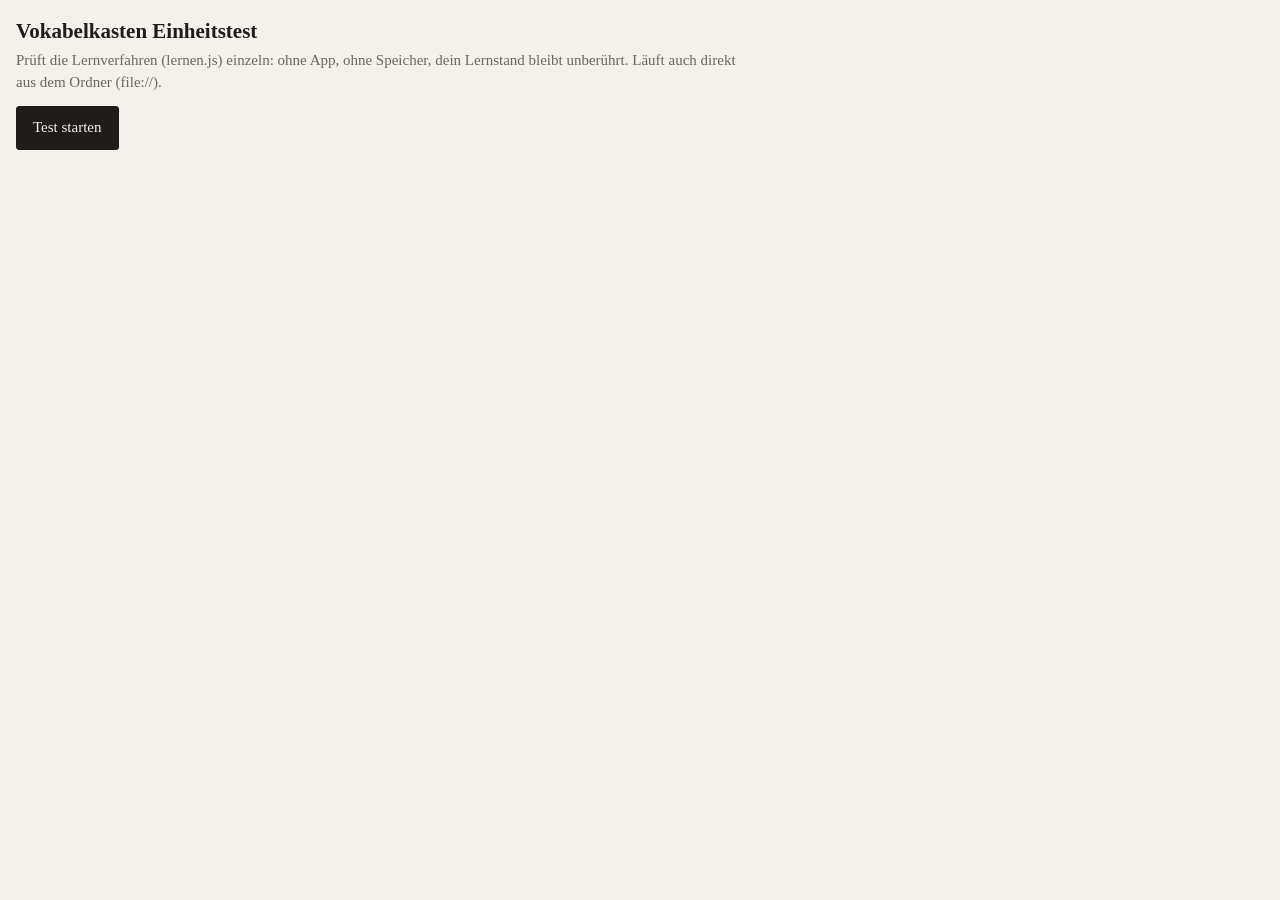
<file: einheitstest.html>
<!DOCTYPE html>
<html lang="de">
<head>
<meta charset="utf-8">
<meta name="viewport" content="width=device-width, initial-scale=1">
<title>Vokabelkasten Einheitstest</title>
<style>
  :root { --bg:#f3f1ec; --text:#1f1d1a; --dim:#6b675f; --ok:#3f7d4e; --fail:#b5452f; --rule:#dcd7cc; }
  @media (prefers-color-scheme: dark) { :root:not([data-theme="light"]) { --bg:#161513; --text:#ece8e0; --dim:#a39d92; --rule:#34312c; } }
  body { margin:0; background:var(--bg); color:var(--text); font:15px/1.45 Georgia, "Times New Roman", serif; }
  .wrap { padding:16px; max-width:46rem; }
  h1 { font-size:21px; margin:0 0 4px; }
  p { color:var(--dim); margin:0 0 12px; }
  button { font:inherit; padding:10px 16px; border-radius:3px; border:1px solid var(--text); background:var(--text); color:var(--bg); cursor:pointer; }
  button:disabled { opacity:.5; }
  #summe { font-weight:700; margin:12px 0; }
  #summe.ok { color:var(--ok); } #summe.fail { color:var(--fail); }
  ol { padding-left:22px; margin:0; }
  li { margin:4px 0; }
  li.fail { color:var(--fail); }
  li small { display:block; color:var(--dim); }
</style>
</head>
<body>
<div class="wrap">
  <h1>Vokabelkasten Einheitstest</h1>
  <p>Prüft die Lernverfahren (lernen.js) einzeln: ohne App, ohne Speicher, dein Lernstand bleibt unberührt.
    Läuft auch direkt aus dem Ordner (file://).</p>
  <button id="los" type="button">Test starten</button>
  <div id="summe"></div>
  <ol id="liste"></ol>
</div>
<script src="./ts-fsrs.js"></script>
<script src="./lernen.js"></script>
<script>
(function () {
  "use strict";
  var L = window.VK_LERNEN, B = L.BEWERTUNG, TAG = 86400000;
  var liste = document.getElementById("liste"), summe = document.getElementById("summe");

  function pruefe(b, text) { if (!b) throw new Error(text); }
  function eintrag(name) { var li = document.createElement("li"); li.textContent = "… " + name; liste.appendChild(li); return li; }
  // fester Zeitpunkt mitten am Tag, damit kein Test um Mitternacht kippt
  var JETZT = new Date(2026, 8, 30, 14, 30).getTime(), HEUTE = new Date(2026, 8, 30).getTime();
  var FEST = { retention: 0.9, fuzz: false };   // FSRS ohne Streuung, damit die Ergebnisse gleich bleiben
  var NORMAL = [0, 1, 1, 3, 7, 16], GRUENDLICH = [0, 1, 1, 2, 4, 8], LOCKER = [0, 1, 2, 5, 12, 30];
  function karte(box, due) { return { id: "t", front: "Haus", back: "house", box: box, due: due === undefined ? HEUTE : due }; }

  /* So rechnete bewerten() in app.js vor dem Umbau (wörtlich, nur heute() durch den festen Tag ersetzt) -
     der neue LeitnerScheduler muss für jede Lage genau dasselbe ergeben. */
  function altBewerten(k, gewusst, TAGE) {
    if (gewusst) {
      k.box = Math.min(5, k.box + 1);
      k.due = HEUTE + TAGE[k.box] * 86400000;
    } else {
      k.box = 1;
      k.due = HEUTE;
    }
    return k;
  }

  // Kasten im Schema 2 (vor FSRS): je Fach eine Karte, dazu Merk-, Bild- und inaktive Karte und Kastenfelder
  function kastenV2() {
    var karten = [1, 2, 3, 4, 5].map(function (box) {
      return { id: "k" + box, front: "Wort " + box, back: "word " + box, bsp: "", kat: "Alltag", ord: box, aktiv: true,
        merk: false, box: box, due: HEUTE + (box - 2) * TAG, created: HEUTE - 30 * TAG };
    });
    karten.push({ id: "m", front: "Merk", back: "star", kat: "Alltag", ord: 6, aktiv: true, merk: true, box: 3, due: HEUTE, created: HEUTE, bild: true });
    karten.push({ id: "i", front: "Aus", back: "off", kat: "Alltag", ord: 7, aktiv: false, merk: false, box: 1, due: HEUTE, created: HEUTE });
    return { v: 2, seeded: true, cards: karten, log: { "2026-09-29": 12 }, abstaende: [1, 3, 7, 16], richtung: "de", paket: 15 };
  }

  var TESTS = [
    ["Leitner: verhält sich wie bisher (jedes Fach, jede Vorlage, gewusst und nicht gewusst)", function () {
      [NORMAL, GRUENDLICH, LOCKER].forEach(function (tage) {
        for (var box = 1; box <= 5; box++) {
          [true, false].forEach(function (gewusst) {
            var alt = altBewerten(karte(box), gewusst, tage);
            var neu = L.LeitnerScheduler.review(karte(box), gewusst ? B.GUT : B.NOCHMAL, JETZT, { tage: tage });
            pruefe(alt.box === neu.box && alt.due === neu.due,
              "Fach " + box + (gewusst ? " gewusst" : " nicht gewusst") + ": alt Fach " + alt.box + "/" + alt.due + ", neu Fach " + neu.box + "/" + neu.due);
          });
        }
      });
    }],
    ["Leitner: Schwer, Gut und Leicht zählen als gewusst", function () {
      [B.SCHWER, B.GUT, B.LEICHT].forEach(function (b) {
        var k = L.LeitnerScheduler.review(karte(2), b, JETZT, { tage: NORMAL });
        pruefe(k.box === 3 && k.due === HEUTE + 3 * TAG, "Bewertung " + b + " ergibt Fach " + k.box);
      });
    }],
    ["Leitner: Fach 5 bleibt Fach 5, Nochmal geht zurück in Fach 1 und ist heute dran", function () {
      var k = L.LeitnerScheduler.review(karte(5), B.GUT, JETZT, { tage: NORMAL });
      pruefe(k.box === 5 && k.due === HEUTE + 16 * TAG, "Fach 5: " + k.box);
      k = L.LeitnerScheduler.review(karte(4), B.NOCHMAL, JETZT, { tage: NORMAL });
      pruefe(k.box === 1 && L.LeitnerScheduler.isDue(k, JETZT), "Nochmal: Fach " + k.box);
    }],
    ["Leitner: fällig ist, was heute oder früher dran war", function () {
      pruefe(L.LeitnerScheduler.isDue(karte(2, HEUTE), JETZT), "heute nicht fällig");
      pruefe(L.LeitnerScheduler.isDue(karte(2, HEUTE - 3 * TAG), JETZT), "überfällig nicht fällig");
      pruefe(!L.LeitnerScheduler.isDue(karte(2, HEUTE + TAG), JETZT), "morgen schon fällig");
    }],
    ["FSRS: neue Karte mit Gut kommt in einigen Tagen wieder, Leitner-Felder bleiben unberührt", function () {
      var k = L.FsrsScheduler.review(karte(3, HEUTE + 5 * TAG), B.GUT, JETZT, FEST);
      pruefe(k.fsrs && k.fsrs.state === 2 && k.fsrs.reps === 1 && k.fsrs.lapses === 0, "Stand " + JSON.stringify(k.fsrs));
      pruefe(k.fsrs.last_review === JETZT, "zuletzt gelernt nicht gesetzt");
      pruefe(L.intervallTage(k.fsrs) >= 1, "Abstand " + L.intervallTage(k.fsrs) + " Tage");
      pruefe(k.box === 3 && k.due === HEUTE + 5 * TAG, "Leitner-Stand verändert: Fach " + k.box);
      pruefe(!L.FsrsScheduler.isDue(k, JETZT), "gleich wieder fällig");
    }],
    ["FSRS: Nochmal zählt einen Fehler und plant kürzer als Gut", function () {
      var gut = L.FsrsScheduler.review(karte(1), B.GUT, JETZT, FEST);
      var spaeter = gut.fsrs.due;
      var falsch = L.FsrsScheduler.review(JSON.parse(JSON.stringify(gut)), B.NOCHMAL, spaeter, FEST);
      var richtig = L.FsrsScheduler.review(JSON.parse(JSON.stringify(gut)), B.GUT, spaeter, FEST);
      pruefe(falsch.fsrs.lapses === 1 && richtig.fsrs.lapses === 0, "Fehler nicht gezählt");
      pruefe(L.intervallTage(falsch.fsrs) < L.intervallTage(richtig.fsrs),
        "Nochmal " + L.intervallTage(falsch.fsrs) + " Tage, Gut " + L.intervallTage(richtig.fsrs) + " Tage");
    }],
    ["FSRS: Nochmal < Schwer < Gut < Leicht beim Abstand", function () {
      var gut = L.FsrsScheduler.review(karte(1), B.GUT, JETZT, FEST), spaeter = gut.fsrs.due;
      var tage = [B.NOCHMAL, B.SCHWER, B.GUT, B.LEICHT].map(function (b) {
        return L.intervallTage(L.FsrsScheduler.review(JSON.parse(JSON.stringify(gut)), b, spaeter, FEST).fsrs);
      });
      for (var i = 1; i < tage.length; i++) pruefe(tage[i - 1] < tage[i], "Abstände " + tage.join(" / "));
    }],
    ["FSRS: Vorschau für die Knöpfe stimmt mit der echten Antwort überein und ändert die Karte nicht", function () {
      var k = L.FsrsScheduler.review(karte(1), B.GUT, JETZT, FEST), zeit = k.fsrs.due + TAG, vorher = JSON.stringify(k);
      var v = L.FsrsScheduler.vorschau(k, zeit, FEST);
      pruefe(JSON.stringify(k) === vorher, "Vorschau hat die Karte verändert");
      [B.NOCHMAL, B.SCHWER, B.GUT, B.LEICHT].forEach(function (b) {
        var echt = L.FsrsScheduler.review(JSON.parse(vorher), b, zeit, FEST);
        var tage = Math.round((L.tagesBeginn(echt.fsrs.due) - L.tagesBeginn(zeit)) / TAG);
        pruefe(v[b] === tage, "Bewertung " + b + ": Vorschau " + v[b] + " Tage, echt " + tage);
      });
    }],
    ["FSRS: höhere Behaltensquote heißt kürzere Abstände", function () {
      var hoch = L.FsrsScheduler.review(karte(1), B.GUT, JETZT, { retention: 0.95, fuzz: false });
      var tief = L.FsrsScheduler.review(karte(1), B.GUT, JETZT, { retention: 0.8, fuzz: false });
      hoch = L.FsrsScheduler.review(hoch, B.GUT, hoch.fsrs.due, { retention: 0.95, fuzz: false });
      tief = L.FsrsScheduler.review(tief, B.GUT, tief.fsrs.due, { retention: 0.8, fuzz: false });
      pruefe(L.intervallTage(hoch.fsrs) < L.intervallTage(tief.fsrs), "95 %: " + L.intervallTage(hoch.fsrs) + " Tage, 80 %: " + L.intervallTage(tief.fsrs) + " Tage");
    }],
    ["FSRS: gespeicherter Stand (JSON) rechnet genau so weiter wie der ungespeicherte", function () {
      var a = L.FsrsScheduler.review(karte(1), B.GUT, JETZT, FEST);
      var b = JSON.parse(JSON.stringify(a));
      var zeit = a.fsrs.due + 2 * TAG;
      a = L.FsrsScheduler.review(a, B.SCHWER, zeit, FEST);
      b = L.FsrsScheduler.review(b, B.SCHWER, zeit, FEST);
      pruefe(JSON.stringify(a.fsrs) === JSON.stringify(b.fsrs), JSON.stringify(a.fsrs) + " ≠ " + JSON.stringify(b.fsrs));
    }],
    ["FSRS: fällig am Kalendertag von due, ohne Stand sofort", function () {
      var k = karte(1);
      pruefe(L.FsrsScheduler.isDue(k, JETZT), "neue Karte nicht fällig");
      k.fsrs = { due: HEUTE + 2 * TAG + 20 * 3600000, stability: 2, difficulty: 5, reps: 1, lapses: 0, state: 2, last_review: HEUTE };
      pruefe(!L.FsrsScheduler.isDue(k, HEUTE + TAG + 23 * 3600000), "am Vortag fällig");
      pruefe(L.FsrsScheduler.isDue(k, HEUTE + 2 * TAG + 60000), "am Tag selbst (morgens) nicht fällig");
    }],
    ["Fächer-Ansicht bei FSRS: Grenzen <1 Tag, <1 Woche, <1 Monat, <3 Monate, länger", function () {
      [[0, 1], [1, 2], [6, 2], [7, 3], [29, 3], [30, 4], [89, 4], [90, 5], [400, 5]].forEach(function (p) {
        pruefe(L.fachAusIntervall(p[0]) === p[1], p[0] + " Tage ergeben Fach " + L.fachAusIntervall(p[0]) + " statt " + p[1]);
      });
    }],
    ["Umbau auf Schema 3: kein Feld geht verloren, jede Karte bekommt FSRS-Stand und zuletzt gelernt", function () {
      var d = kastenV2(), vorher = JSON.parse(JSON.stringify(d));
      pruefe(L.migriereV3(d, NORMAL, JETZT) === true, "Umbau meldet keine Änderung");
      pruefe(d.v === 3 && Array.isArray(d.reviews) && d.reviews.length === 0, "Schema " + d.v);
      pruefe(d.log && d.log["2026-09-29"] === 12 && d.abstaende.join() === "1,3,7,16", "Kastenfelder verändert");
      pruefe(d.cards.length === vorher.cards.length, "Kartenzahl " + d.cards.length);
      d.cards.forEach(function (k, i) {
        Object.keys(vorher.cards[i]).forEach(function (feld) {
          pruefe(JSON.stringify(k[feld]) === JSON.stringify(vorher.cards[i][feld]), "Karte " + k.id + ": " + feld + " verändert");
        });
        pruefe(k.fsrs && typeof k.fsrs.due === "number" && k.zuletzt !== undefined, "Karte " + k.id + " ohne FSRS-Stand");
      });
    }],
    ["Umbau: Fach wird nach Tabelle umgerechnet (Fach 1 neu, sonst Stabilität = Abstand des Fachs)", function () {
      var d = kastenV2();
      L.migriereV3(d, NORMAL, JETZT);
      d.cards.forEach(function (k) {
        if (k.box === 1) {
          pruefe(k.fsrs.state === 0 && k.fsrs.reps === 0 && k.zuletzt === null, "Fach 1 nicht neu: " + JSON.stringify(k.fsrs));
        } else {
          pruefe(k.fsrs.state === 2 && k.fsrs.stability === NORMAL[k.box] && k.fsrs.difficulty === 5 && k.fsrs.reps === k.box - 1,
            "Fach " + k.box + ": " + JSON.stringify(k.fsrs));
          pruefe(k.fsrs.last_review === k.due - NORMAL[k.box] * TAG && k.zuletzt === k.fsrs.last_review, "Fach " + k.box + ": zuletzt falsch");
        }
        pruefe(k.fsrs.due === k.due, "Fach " + k.box + ": fällig verschoben");
      });
    }],
    ["Umbau: Umschalten verschiebt nichts - beide Verfahren sehen dieselben Karten am selben Tag", function () {
      var d = kastenV2();
      L.migriereV3(d, NORMAL, JETZT);
      for (var tag = -3; tag <= 40; tag++) {
        var zeit = JETZT + tag * TAG;
        d.cards.forEach(function (k) {
          pruefe(L.LeitnerScheduler.isDue(k, zeit) === L.FsrsScheduler.isDue(k, zeit), "Karte " + k.id + " an Tag " + tag + " verschieden fällig");
        });
      }
      var zweiter = JSON.stringify(d);
      pruefe(L.migriereV3(d, NORMAL, JETZT) === false && JSON.stringify(d) === zweiter, "zweiter Umbau hat etwas verändert");
    }],
    ["Hin und her: jede Antwort schreibt beide Stände fort, Umschalten ändert keinen davon", function () {
      var d = kastenV2();
      L.migriereV3(d, NORMAL, JETZT);
      var zeit = JETZT, bewertungen = [B.GUT, B.NOCHMAL, B.GUT, B.SCHWER, B.LEICHT, B.GUT];
      d.cards.forEach(function (k, i) {
        var b = bewertungen[i % bewertungen.length];
        L.LeitnerScheduler.review(k, b, zeit, { tage: NORMAL });
        L.FsrsScheduler.review(k, b, zeit, FEST);
      });
      var stand = JSON.stringify(d.cards);
      // "Umschalten" liest nur das andere Feld - ein weiterer Umbau-Lauf (wie beim nächsten Start) darf nichts ändern
      L.migriereV3(d, NORMAL, zeit + TAG);
      pruefe(JSON.stringify(d.cards) === stand, "Stände nach erneutem Laden verändert");
      d.cards.forEach(function (k) {
        pruefe(k.fsrs.last_review === zeit, "Karte " + k.id + ": FSRS-Stand nicht fortgeschrieben");
      });
    }],
    ["Umbau: SM-2-Kasten nimmt den eigenen Abstand, sonst zählt ein alter iv nicht", function () {
      var d = kastenV2();
      d.cards[3].iv = 40; d.cards[3].rep = 6; d.cards[3].ez = 2.7;   // Fach 4 im SM-2-Modus
      var e = JSON.parse(JSON.stringify(d));
      d.modus = "sm2";
      L.migriereV3(d, NORMAL, JETZT);
      L.migriereV3(e, NORMAL, JETZT);
      pruefe(d.cards[3].fsrs.stability === 40 && d.cards[3].fsrs.reps === 6, "SM-2: " + JSON.stringify(d.cards[3].fsrs));
      pruefe(e.cards[3].fsrs.stability === 7 && e.cards[3].fsrs.reps === 3, "Leitner mit altem iv: " + JSON.stringify(e.cards[3].fsrs));
      pruefe(d.cards[3].iv === 40 && d.cards[3].ez === 2.7, "SM-2-Felder gelöscht");
    }],
    ["Rückweg FSRS -> Leitner: Fach nach Abstand mit den Grenzen der Fächer-Ansicht, gleicher Tag", function () {
      [[0, 1], [3, 2], [10, 3], [45, 4], [200, 5]].forEach(function (p) {
        var k = { id: "r", front: "a", back: "b", fsrs: p[0] ?
          { due: HEUTE + p[0] * TAG + 3600000, stability: p[0], difficulty: 5, reps: 2, lapses: 0, state: 2, last_review: HEUTE } :
          { due: HEUTE, stability: 0, difficulty: 0, reps: 0, lapses: 0, state: 0, last_review: null } };
        L.standNachtragen(k, NORMAL, JETZT, 0);
        // Tagesbeginn statt "+ n × 24 h": dazwischen kann die Zeitumstellung liegen (Ende Oktober)
        pruefe(k.box === p[1] && k.due === L.tagesBeginn(HEUTE + p[0] * TAG + 3600000), p[0] + " Tage: Fach " + k.box + ", fällig " + new Date(k.due));
      });
    }],
    ["Fach von Hand setzen bei FSRS: Karte landet in der Ansicht genau in diesem Fach und ist heute dran", function () {
      for (var f = 1; f <= 5; f++) {
        var k = { id: "h", fsrs: L.fsrsFuerFach(f, JETZT) };
        pruefe(L.fachAusIntervall(L.intervallTage(k.fsrs)) === f, "Fach " + f + " landet in Fach " + L.fachAusIntervall(L.intervallTage(k.fsrs)));
        pruefe(L.FsrsScheduler.isDue(k, JETZT) && !L.FsrsScheduler.isDue(k, HEUTE - 1), "Fach " + f + ": nicht heute fällig");
        L.FsrsScheduler.review(k, B.GUT, JETZT, FEST);   // und FSRS rechnet damit weiter
        pruefe(k.fsrs.reps === f && L.intervallTage(k.fsrs) >= 1, "Fach " + f + ": danach " + JSON.stringify(k.fsrs));
      }
    }],
    ["Sicherung einlesen: gültiger FSRS-Stand wird übernommen, kaputter verworfen", function () {
      var gut = L.FsrsScheduler.review(karte(1), B.GUT, JETZT, FEST).fsrs;
      var kopie = L.fsrsGueltig(JSON.parse(JSON.stringify(gut)));
      pruefe(kopie && JSON.stringify(kopie) === JSON.stringify(gut), "gültiger Stand verworfen");
      pruefe(L.fsrsGueltig(L.fsrsFuerFach(1, JETZT)), "neue Karte verworfen");
      var extra = JSON.parse(JSON.stringify(gut)); extra.fremd = "x";
      pruefe(!("fremd" in L.fsrsGueltig(extra)), "fremdes Feld mitgenommen");
      [null, "text", {}, { due: "morgen" }].forEach(function (f) { pruefe(L.fsrsGueltig(f) === null, "angenommen: " + JSON.stringify(f)); });
      ["due", "stability", "difficulty", "reps", "lapses", "state"].forEach(function (feld) {
        var f = JSON.parse(JSON.stringify(gut)); f[feld] = -1;
        pruefe(L.fsrsGueltig(f) === null, feld + " = -1 angenommen");
      });
      var ohneDatum = JSON.parse(JSON.stringify(gut)); ohneDatum.last_review = null;
      pruefe(L.fsrsGueltig(ohneDatum) === null, "gelernte Karte ohne Datum angenommen");
    }],
    ["Sicherung einlesen: Antwortprotokoll landet bei den richtigen Karten, doppelt Eingelesenes nur einmal", function () {
      var ziel = { cards: [], reviews: [{ cardId: "hier1", timestamp: 100, rating: 3, scheduler: "leitner" }] };
      var datei = [
        { cardId: "a", timestamp: 300, rating: 1, scheduler: "fsrs" },
        { cardId: "b", timestamp: 200, rating: 4, scheduler: "leitner" },
        { cardId: "a", timestamp: 300, rating: 1, scheduler: "fsrs" },            // doppelt in der Datei
        { cardId: "weg", timestamp: 400, rating: 3, scheduler: "fsrs" },          // Karte gibt es nicht
        { cardId: "b", timestamp: 500, rating: 7, scheduler: "fsrs" },            // unbrauchbare Bewertung
        { cardId: "constructor", timestamp: 600, rating: 3, scheduler: "fsrs" }   // kein Schlupfloch über Objekt-Eigenschaften
      ];
      var ids = { a: "hier1", b: "neu7" };
      pruefe(L.protokollMischen(ziel, datei, ids) === 2, "Anzahl übernommen falsch: " + JSON.stringify(ziel.reviews));
      pruefe(ziel.reviews.map(function (r) { return r.cardId + "@" + r.timestamp; }).join() === "hier1@100,neu7@200,hier1@300",
        "Zuordnung oder Reihenfolge: " + JSON.stringify(ziel.reviews));
      pruefe(L.protokollMischen(ziel, datei, ids) === 0 && ziel.reviews.length === 3, "zweites Einlesen hat verdoppelt");
      pruefe(L.protokollMischen({ cards: [] }, undefined, {}) === 0, "Datei ohne Protokoll (ältere Sicherung) macht Probleme");
    }],
    ["Umbau: Karte ohne Fälligkeit wird über die nächsten Tage verteilt", function () {
      var tage = [0, 1, 2, 3, 4, 5, 6, 7].map(function (nr) {
        return (L.fsrsAusFach({ box: 5 }, NORMAL, JETZT, nr).due - HEUTE) / TAG;
      });
      pruefe(tage.join() === "0,1,2,3,4,5,6,7", "verteilt auf " + tage.join());
    }]
  ];

  document.getElementById("los").addEventListener("click", async function () {
    var knopf = this;
    knopf.disabled = true; liste.innerHTML = ""; summe.textContent = "";
    var ok = 0, schlecht = 0;
    for (var t = 0; t < TESTS.length; t++) {
      var li = eintrag(TESTS[t][0]);
      try { await TESTS[t][1](); li.textContent = "✓ " + TESTS[t][0]; ok++; }
      catch (e) {
        li.className = "fail"; li.textContent = "✗ " + TESTS[t][0];
        var sm = document.createElement("small"); sm.textContent = e && e.message ? e.message : String(e); li.appendChild(sm);
        schlecht++;
      }
    }
    summe.className = schlecht ? "fail" : "ok";
    summe.textContent = schlecht ? schlecht + " von " + TESTS.length + " Prüfungen fehlgeschlagen" : "Alles in Ordnung: " + ok + " von " + TESTS.length + " Prüfungen bestanden";
    document.title = (schlecht ? "✗ " : "✓ ") + "Vokabelkasten Einheitstest";
    knopf.disabled = false;
  });
  if (/[?&]auto\b/.test(location.search)) document.getElementById("los").click();
})();
</script>
</body>
</html>
</file>
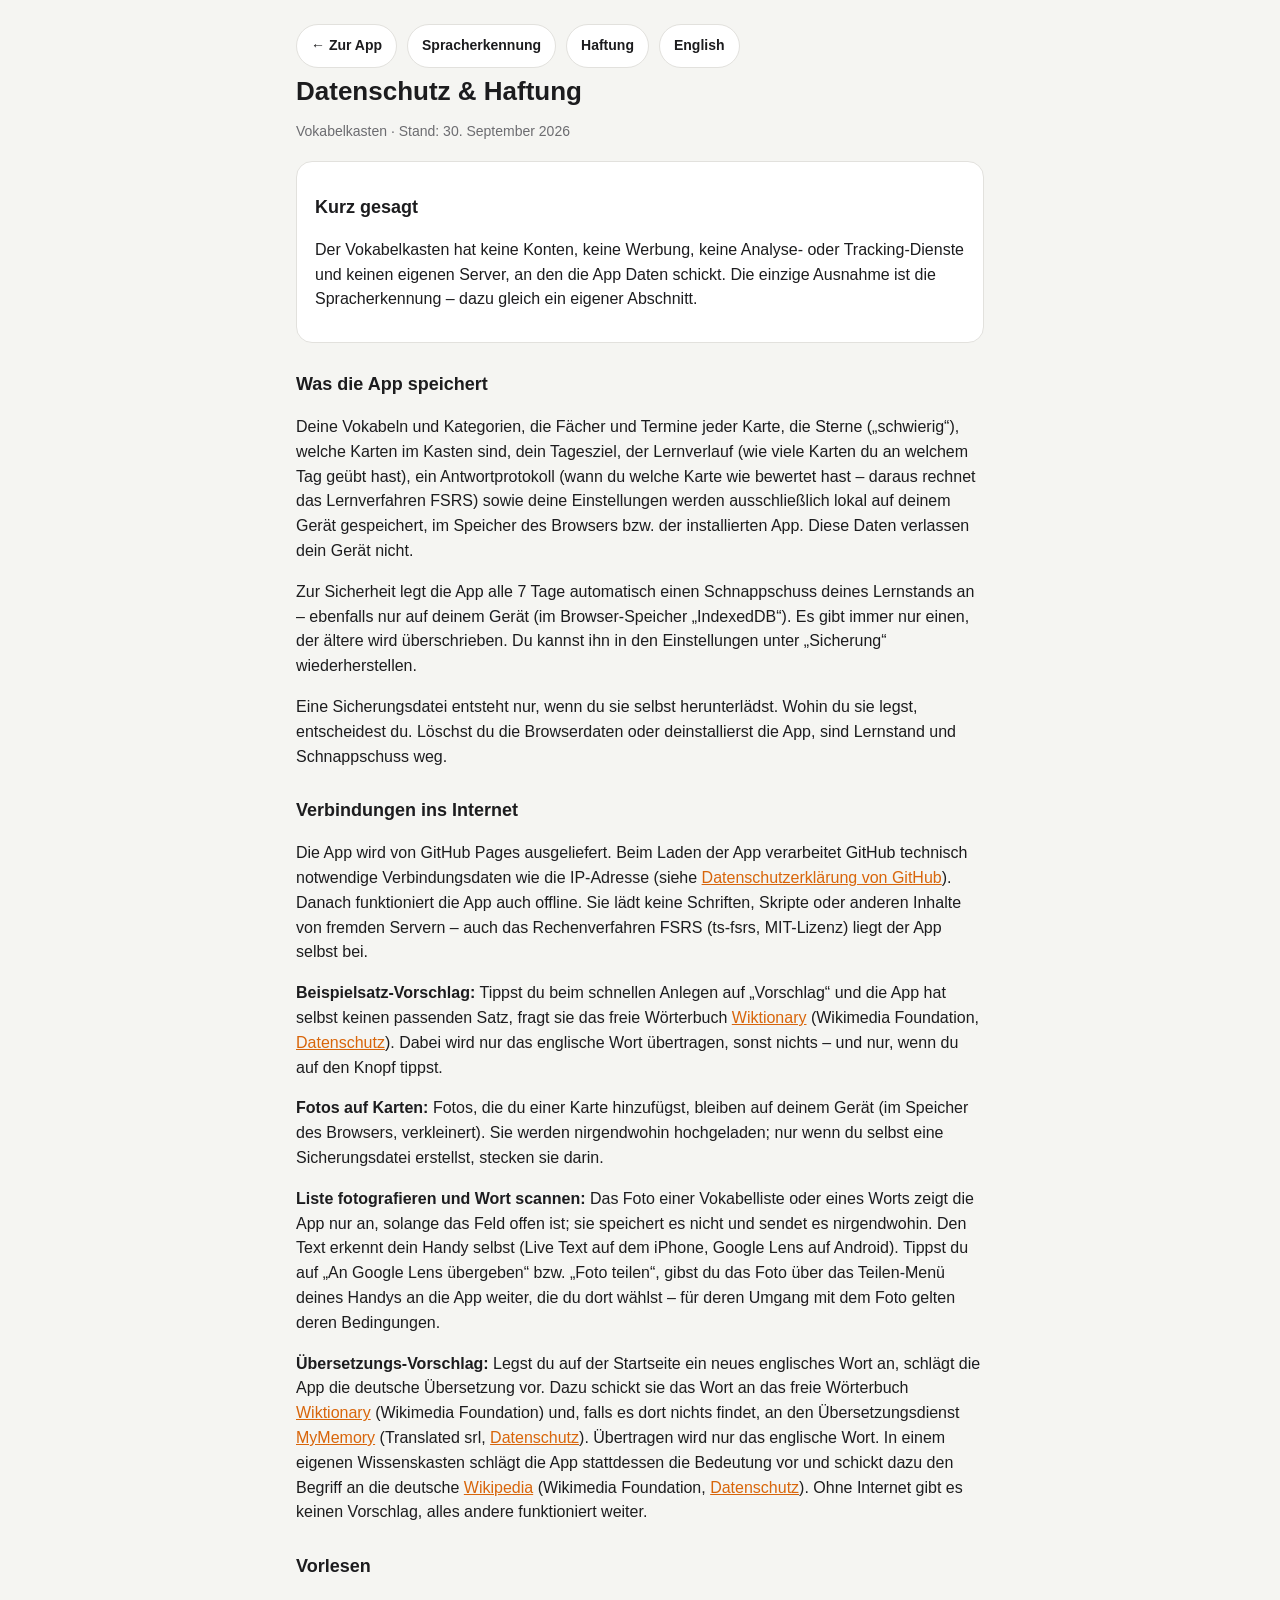
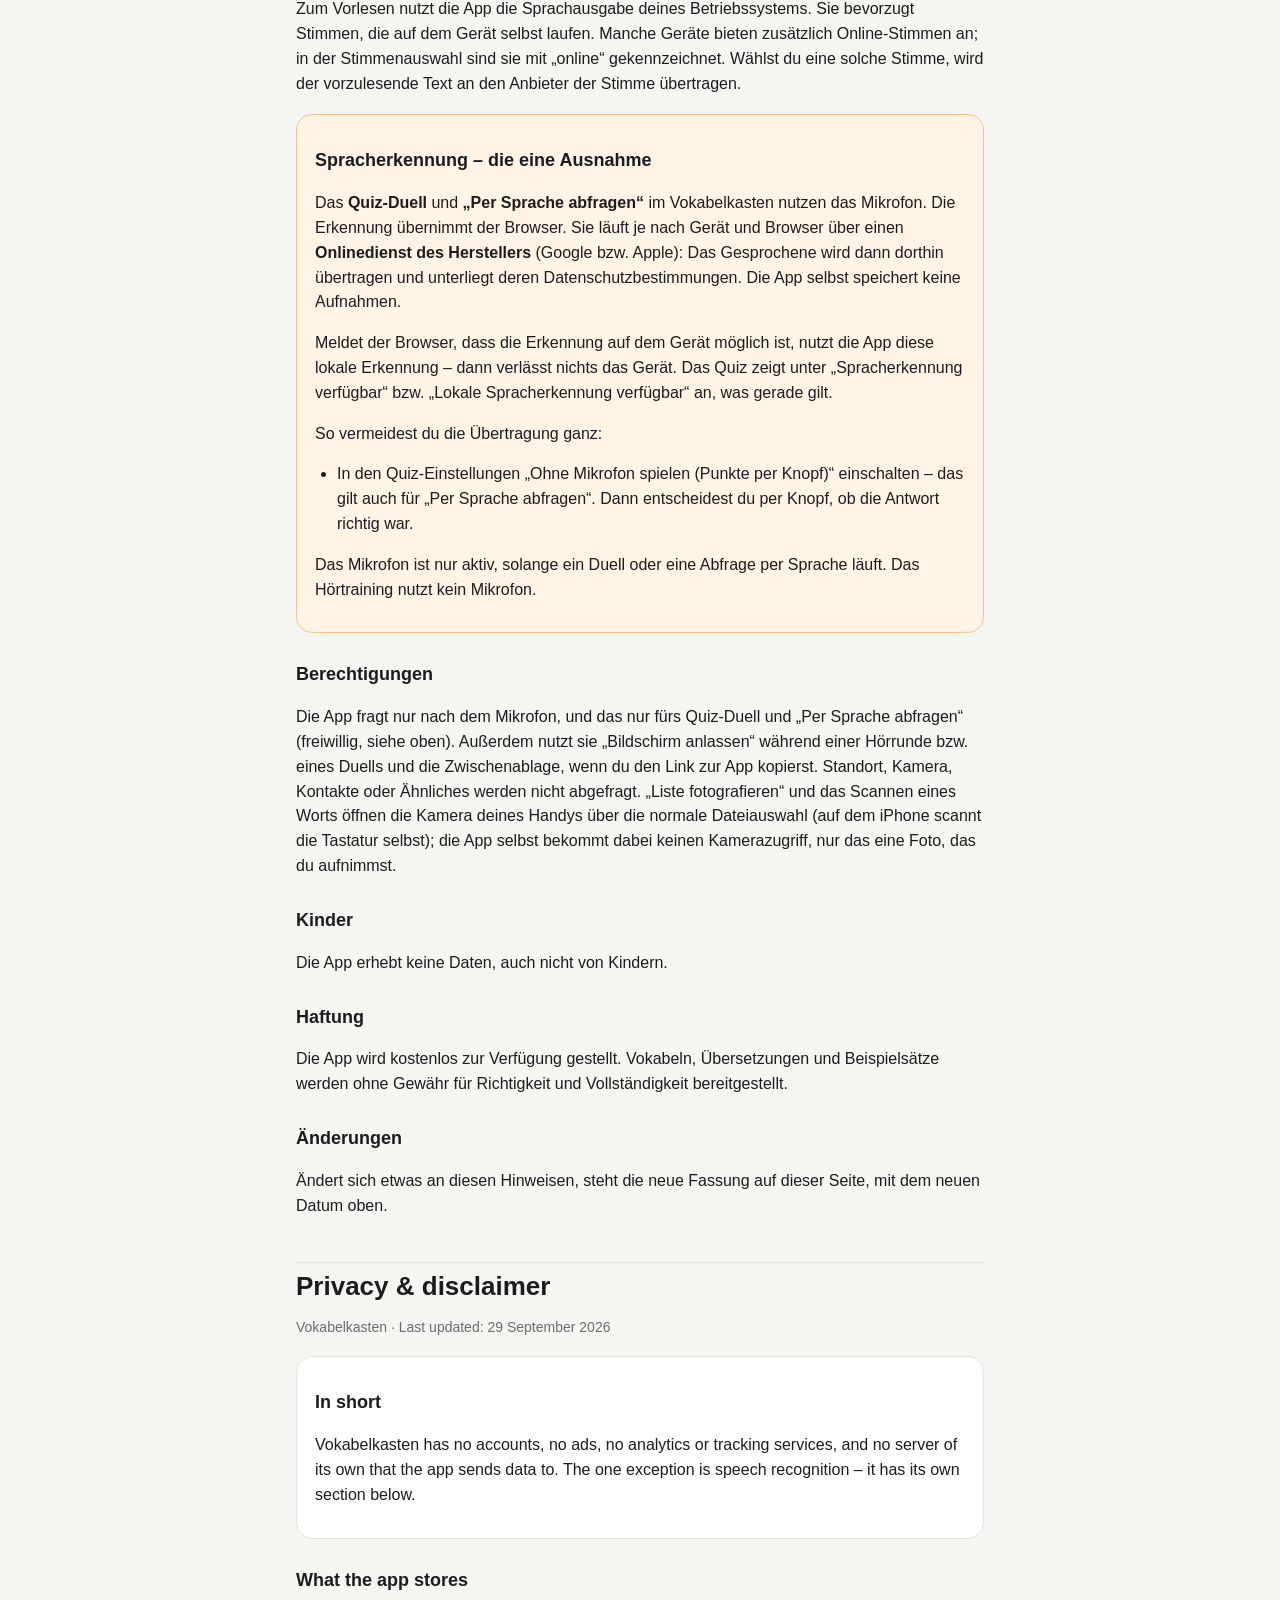
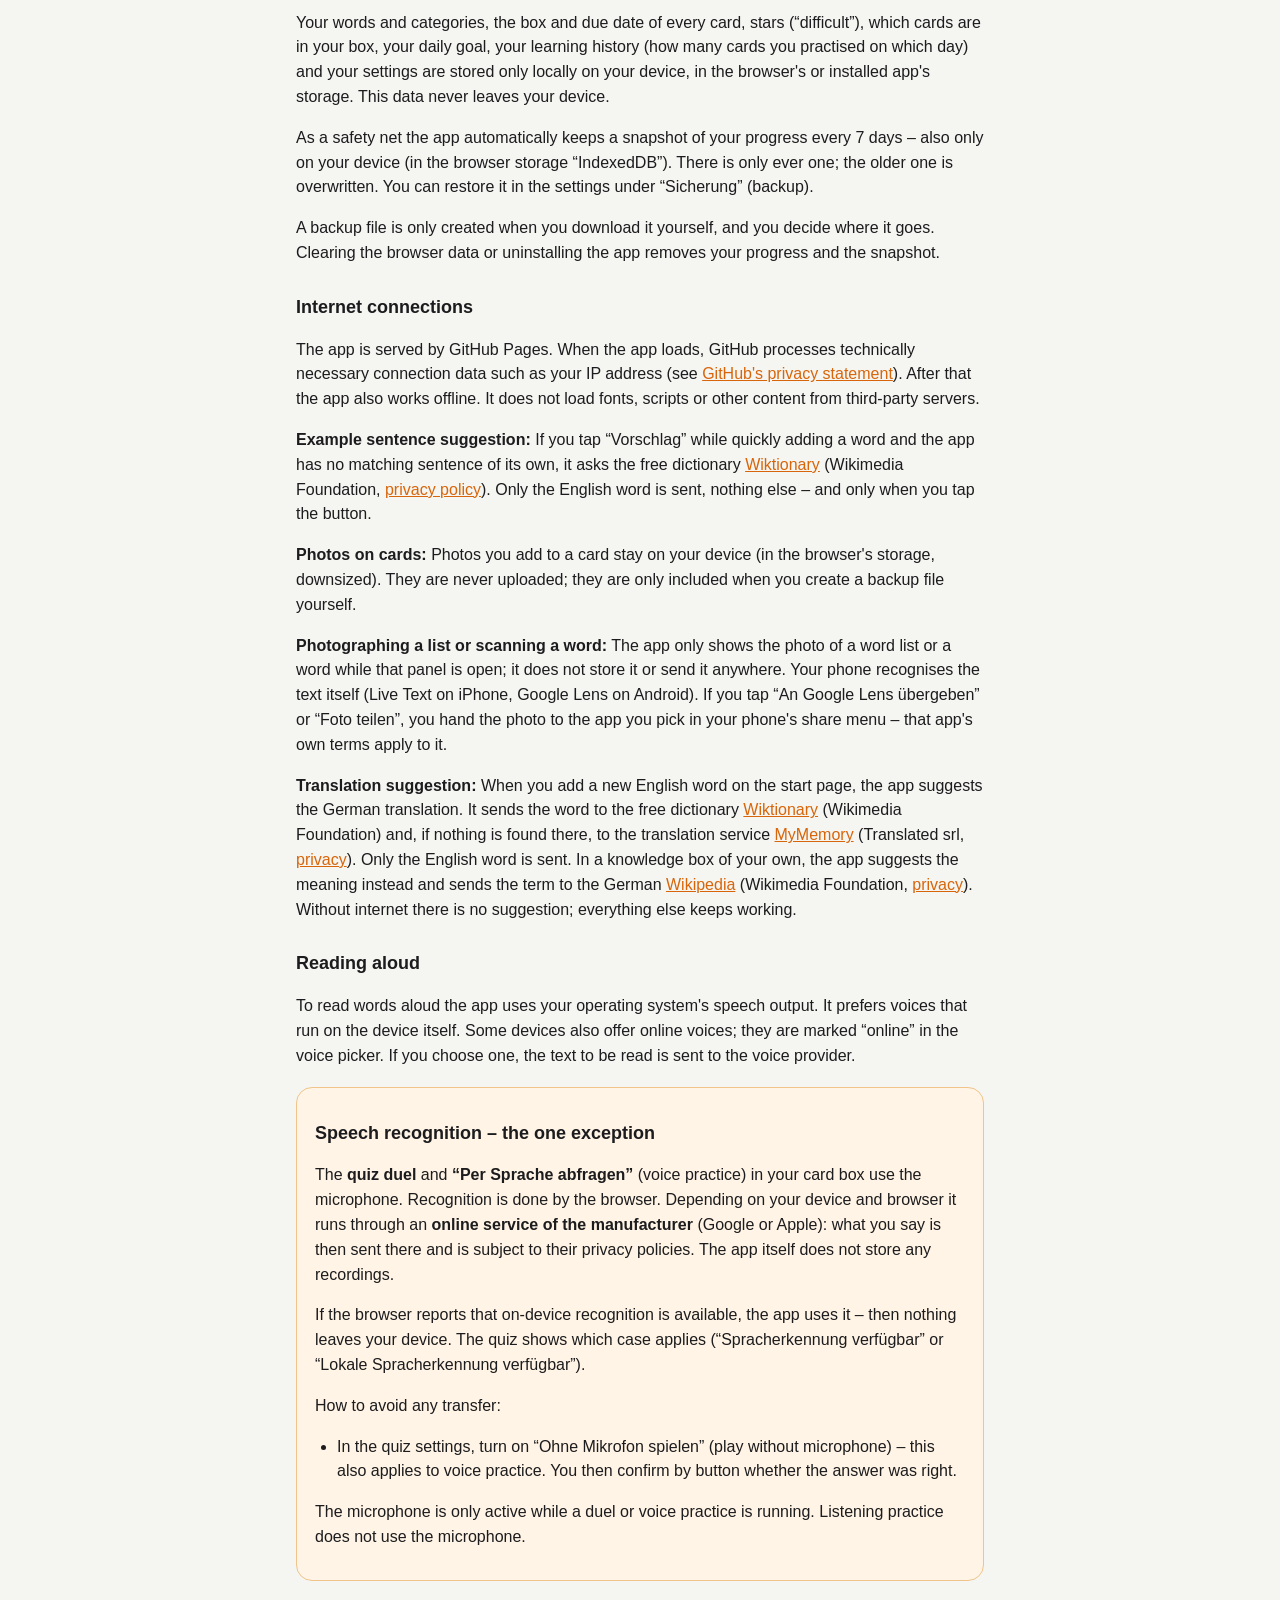
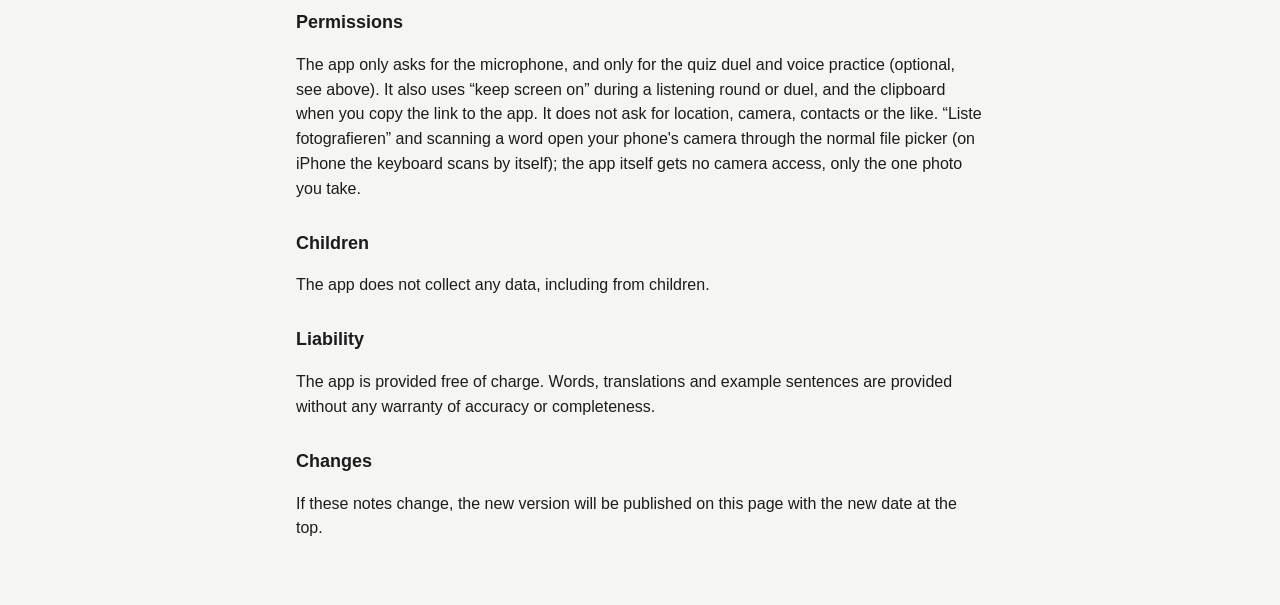
<file: privacy.html>
<!doctype html>
<html lang="de">
<head>
<meta charset="utf-8">
<meta name="viewport" content="width=device-width, initial-scale=1, viewport-fit=cover">
<title>Datenschutz &amp; Haftung – Vokabelkasten</title>
<meta name="description" content="Datenschutz und Haftungsausschluss der App Vokabelkasten">
<link rel="icon" href="./icon.png">
<style>
:root{ color-scheme:light; --bg:#f5f5f2; --surface:#ffffff; --text:#1c1c1e; --dim:#6c6c70; --accent:#d8650a; --border:#e2e1dd; --warn-bg:#fff4e5; --warn-border:#f0c48a; }
@media (prefers-color-scheme: dark){ :root{ color-scheme:dark; --bg:#121214; --surface:#1c1c1f; --text:#f2f2f0; --dim:#a0a0a6; --accent:#f59a4a; --border:#2c2c30; --warn-bg:#2b2116; --warn-border:#6b4a22; } }
*{ box-sizing:border-box; }
body{ margin:0; background:var(--bg); color:var(--text); font:16px/1.55 -apple-system, BlinkMacSystemFont, "Segoe UI", Roboto, Helvetica, Arial, sans-serif; }
main{ max-width:720px; margin:0 auto; padding:max(24px, env(safe-area-inset-top)) 16px 48px; }
h1{ font-size:26px; line-height:1.2; margin:8px 0 4px; }
h2{ font-size:18px; margin:28px 0 6px; }
p, li{ color:var(--text); }
ul{ padding-left:22px; }
li{ margin-bottom:6px; }
.dim{ color:var(--dim); font-size:14px; }
.card{ background:var(--surface); border:1px solid var(--border); border-radius:16px; padding:4px 18px 14px; margin-top:18px; }
.card.warn{ background:var(--warn-bg); border-color:var(--warn-border); }
a{ color:var(--accent); }
nav{ display:flex; flex-wrap:wrap; gap:10px; margin-bottom:6px; }
nav a{ display:inline-flex; align-items:center; min-height:44px; padding:0 14px; border-radius:100px; border:1px solid var(--border); background:var(--surface); color:var(--text); text-decoration:none; font-weight:600; font-size:14px; }
hr{ border:none; border-top:1px solid var(--border); margin:44px 0 8px; }
</style>
</head>
<body>
<main>
<nav><a href="./">&larr; Zur App</a><a href="#spracherkennung">Spracherkennung</a><a href="#haftung">Haftung</a><a href="#en">English</a></nav>

<h1>Datenschutz &amp; Haftung</h1>
<p class="dim">Vokabelkasten · Stand: 30. September 2026</p>

<div class="card">
<h2>Kurz gesagt</h2>
<p>Der Vokabelkasten hat keine Konten, keine Werbung, keine Analyse- oder Tracking-Dienste und keinen eigenen Server, an den die App Daten schickt. Die einzige Ausnahme ist die Spracherkennung – dazu gleich ein eigener Abschnitt.</p>
</div>

<h2>Was die App speichert</h2>
<p>Deine Vokabeln und Kategorien, die Fächer und Termine jeder Karte, die Sterne („schwierig“), welche Karten im Kasten sind, dein Tagesziel, der Lernverlauf (wie viele Karten du an welchem Tag geübt hast), ein Antwortprotokoll (wann du welche Karte wie bewertet hast – daraus rechnet das Lernverfahren FSRS) sowie deine Einstellungen werden ausschließlich lokal auf deinem Gerät gespeichert, im Speicher des Browsers bzw. der installierten App. Diese Daten verlassen dein Gerät nicht.</p>
<p>Zur Sicherheit legt die App alle 7 Tage automatisch einen Schnappschuss deines Lernstands an – ebenfalls nur auf deinem Gerät (im Browser-Speicher „IndexedDB“). Es gibt immer nur einen, der ältere wird überschrieben. Du kannst ihn in den Einstellungen unter „Sicherung“ wiederherstellen.</p>
<p>Eine Sicherungsdatei entsteht nur, wenn du sie selbst herunterlädst. Wohin du sie legst, entscheidest du. Löschst du die Browserdaten oder deinstallierst die App, sind Lernstand und Schnappschuss weg.</p>

<h2>Verbindungen ins Internet</h2>
<p>Die App wird von GitHub Pages ausgeliefert. Beim Laden der App verarbeitet GitHub technisch notwendige Verbindungsdaten wie die IP-Adresse (siehe <a href="https://docs.github.com/de/site-policy/privacy-policies/github-general-privacy-statement" rel="noopener">Datenschutzerklärung von GitHub</a>). Danach funktioniert die App auch offline. Sie lädt keine Schriften, Skripte oder anderen Inhalte von fremden Servern – auch das Rechenverfahren FSRS (ts-fsrs, MIT-Lizenz) liegt der App selbst bei.</p>
<p><b>Beispielsatz-Vorschlag:</b> Tippst du beim schnellen Anlegen auf „Vorschlag“ und die App hat selbst keinen passenden Satz, fragt sie das freie Wörterbuch <a href="https://en.wiktionary.org/" rel="noopener">Wiktionary</a> (Wikimedia Foundation, <a href="https://foundation.wikimedia.org/wiki/Policy:Privacy_policy" rel="noopener">Datenschutz</a>). Dabei wird nur das englische Wort übertragen, sonst nichts – und nur, wenn du auf den Knopf tippst.</p>
<p><b>Fotos auf Karten:</b> Fotos, die du einer Karte hinzufügst, bleiben auf deinem Gerät (im Speicher des Browsers, verkleinert). Sie werden nirgendwohin hochgeladen; nur wenn du selbst eine Sicherungsdatei erstellst, stecken sie darin.</p>
<p><b>Liste fotografieren und Wort scannen:</b> Das Foto einer Vokabelliste oder eines Worts zeigt die App nur an, solange das Feld offen ist; sie speichert es nicht und sendet es nirgendwohin. Den Text erkennt dein Handy selbst (Live Text auf dem iPhone, Google Lens auf Android). Tippst du auf „An Google Lens übergeben“ bzw. „Foto teilen“, gibst du das Foto über das Teilen-Menü deines Handys an die App weiter, die du dort wählst – für deren Umgang mit dem Foto gelten deren Bedingungen.</p>
<p><b>Übersetzungs-Vorschlag:</b> Legst du auf der Startseite ein neues englisches Wort an, schlägt die App die deutsche Übersetzung vor. Dazu schickt sie das Wort an das freie Wörterbuch <a href="https://de.wiktionary.org/" rel="noopener">Wiktionary</a> (Wikimedia Foundation) und, falls es dort nichts findet, an den Übersetzungsdienst <a href="https://mymemory.translated.net/" rel="noopener">MyMemory</a> (Translated srl, <a href="https://mymemory.translated.net/doc/privacy.php" rel="noopener">Datenschutz</a>). Übertragen wird nur das englische Wort. In einem eigenen Wissenskasten schlägt die App stattdessen die Bedeutung vor und schickt dazu den Begriff an die deutsche <a href="https://de.wikipedia.org/" rel="noopener">Wikipedia</a> (Wikimedia Foundation, <a href="https://foundation.wikimedia.org/wiki/Policy:Privacy_policy" rel="noopener">Datenschutz</a>). Ohne Internet gibt es keinen Vorschlag, alles andere funktioniert weiter.</p>

<h2>Vorlesen</h2>
<p>Zum Vorlesen nutzt die App die Sprachausgabe deines Betriebssystems. Sie bevorzugt Stimmen, die auf dem Gerät selbst laufen. Manche Geräte bieten zusätzlich Online-Stimmen an; in der Stimmenauswahl sind sie mit „online“ gekennzeichnet. Wählst du eine solche Stimme, wird der vorzulesende Text an den Anbieter der Stimme übertragen.</p>

<div class="card warn" id="spracherkennung">
<h2>Spracherkennung – die eine Ausnahme</h2>
<p>Das <b>Quiz-Duell</b> und <b>„Per Sprache abfragen“</b> im Vokabelkasten nutzen das Mikrofon. Die Erkennung übernimmt der Browser. Sie läuft je nach Gerät und Browser über einen <b>Onlinedienst des Herstellers</b> (Google bzw. Apple): Das Gesprochene wird dann dorthin übertragen und unterliegt deren Datenschutzbestimmungen. Die App selbst speichert keine Aufnahmen.</p>
<p>Meldet der Browser, dass die Erkennung auf dem Gerät möglich ist, nutzt die App diese lokale Erkennung – dann verlässt nichts das Gerät. Das Quiz zeigt unter „Spracherkennung verfügbar“ bzw. „Lokale Spracherkennung verfügbar“ an, was gerade gilt.</p>
<p>So vermeidest du die Übertragung ganz:</p>
<ul>
<li>In den Quiz-Einstellungen „Ohne Mikrofon spielen (Punkte per Knopf)“ einschalten – das gilt auch für „Per Sprache abfragen“. Dann entscheidest du per Knopf, ob die Antwort richtig war.</li>
</ul>
<p>Das Mikrofon ist nur aktiv, solange ein Duell oder eine Abfrage per Sprache läuft. Das Hörtraining nutzt kein Mikrofon.</p>
</div>

<h2>Berechtigungen</h2>
<p>Die App fragt nur nach dem Mikrofon, und das nur fürs Quiz-Duell und „Per Sprache abfragen“ (freiwillig, siehe oben). Außerdem nutzt sie „Bildschirm anlassen“ während einer Hörrunde bzw. eines Duells und die Zwischenablage, wenn du den Link zur App kopierst. Standort, Kamera, Kontakte oder Ähnliches werden nicht abgefragt. „Liste fotografieren“ und das Scannen eines Worts öffnen die Kamera deines Handys über die normale Dateiauswahl (auf dem iPhone scannt die Tastatur selbst); die App selbst bekommt dabei keinen Kamerazugriff, nur das eine Foto, das du aufnimmst.</p>

<h2>Kinder</h2>
<p>Die App erhebt keine Daten, auch nicht von Kindern.</p>

<h2 id="haftung">Haftung</h2>
<p>Die App wird kostenlos zur Verfügung gestellt. Vokabeln, Übersetzungen und Beispielsätze werden ohne Gewähr für Richtigkeit und Vollständigkeit bereitgestellt.</p>

<h2>Änderungen</h2>
<p>Ändert sich etwas an diesen Hinweisen, steht die neue Fassung auf dieser Seite, mit dem neuen Datum oben.</p>

<hr>

<h1 id="en">Privacy &amp; disclaimer</h1>
<p class="dim">Vokabelkasten · Last updated: 29 September 2026</p>

<div class="card">
<h2>In short</h2>
<p>Vokabelkasten has no accounts, no ads, no analytics or tracking services, and no server of its own that the app sends data to. The one exception is speech recognition – it has its own section below.</p>
</div>

<h2>What the app stores</h2>
<p>Your words and categories, the box and due date of every card, stars (“difficult”), which cards are in your box, your daily goal, your learning history (how many cards you practised on which day) and your settings are stored only locally on your device, in the browser's or installed app's storage. This data never leaves your device.</p>
<p>As a safety net the app automatically keeps a snapshot of your progress every 7 days – also only on your device (in the browser storage “IndexedDB”). There is only ever one; the older one is overwritten. You can restore it in the settings under “Sicherung” (backup).</p>
<p>A backup file is only created when you download it yourself, and you decide where it goes. Clearing the browser data or uninstalling the app removes your progress and the snapshot.</p>

<h2>Internet connections</h2>
<p>The app is served by GitHub Pages. When the app loads, GitHub processes technically necessary connection data such as your IP address (see <a href="https://docs.github.com/en/site-policy/privacy-policies/github-general-privacy-statement" rel="noopener">GitHub's privacy statement</a>). After that the app also works offline. It does not load fonts, scripts or other content from third-party servers.</p>
<p><b>Example sentence suggestion:</b> If you tap “Vorschlag” while quickly adding a word and the app has no matching sentence of its own, it asks the free dictionary <a href="https://en.wiktionary.org/" rel="noopener">Wiktionary</a> (Wikimedia Foundation, <a href="https://foundation.wikimedia.org/wiki/Policy:Privacy_policy" rel="noopener">privacy policy</a>). Only the English word is sent, nothing else – and only when you tap the button.</p>
<p><b>Photos on cards:</b> Photos you add to a card stay on your device (in the browser's storage, downsized). They are never uploaded; they are only included when you create a backup file yourself.</p>
<p><b>Photographing a list or scanning a word:</b> The app only shows the photo of a word list or a word while that panel is open; it does not store it or send it anywhere. Your phone recognises the text itself (Live Text on iPhone, Google Lens on Android). If you tap “An Google Lens übergeben” or “Foto teilen”, you hand the photo to the app you pick in your phone's share menu – that app's own terms apply to it.</p>
<p><b>Translation suggestion:</b> When you add a new English word on the start page, the app suggests the German translation. It sends the word to the free dictionary <a href="https://de.wiktionary.org/" rel="noopener">Wiktionary</a> (Wikimedia Foundation) and, if nothing is found there, to the translation service <a href="https://mymemory.translated.net/" rel="noopener">MyMemory</a> (Translated srl, <a href="https://mymemory.translated.net/doc/privacy.php" rel="noopener">privacy</a>). Only the English word is sent. In a knowledge box of your own, the app suggests the meaning instead and sends the term to the German <a href="https://de.wikipedia.org/" rel="noopener">Wikipedia</a> (Wikimedia Foundation, <a href="https://foundation.wikimedia.org/wiki/Policy:Privacy_policy" rel="noopener">privacy</a>). Without internet there is no suggestion; everything else keeps working.</p>

<h2>Reading aloud</h2>
<p>To read words aloud the app uses your operating system's speech output. It prefers voices that run on the device itself. Some devices also offer online voices; they are marked “online” in the voice picker. If you choose one, the text to be read is sent to the voice provider.</p>

<div class="card warn" id="speech">
<h2>Speech recognition – the one exception</h2>
<p>The <b>quiz duel</b> and <b>“Per Sprache abfragen”</b> (voice practice) in your card box use the microphone. Recognition is done by the browser. Depending on your device and browser it runs through an <b>online service of the manufacturer</b> (Google or Apple): what you say is then sent there and is subject to their privacy policies. The app itself does not store any recordings.</p>
<p>If the browser reports that on-device recognition is available, the app uses it – then nothing leaves your device. The quiz shows which case applies (“Spracherkennung verfügbar” or “Lokale Spracherkennung verfügbar”).</p>
<p>How to avoid any transfer:</p>
<ul>
<li>In the quiz settings, turn on “Ohne Mikrofon spielen” (play without microphone) – this also applies to voice practice. You then confirm by button whether the answer was right.</li>
</ul>
<p>The microphone is only active while a duel or voice practice is running. Listening practice does not use the microphone.</p>
</div>

<h2>Permissions</h2>
<p>The app only asks for the microphone, and only for the quiz duel and voice practice (optional, see above). It also uses “keep screen on” during a listening round or duel, and the clipboard when you copy the link to the app. It does not ask for location, camera, contacts or the like. “Liste fotografieren” and scanning a word open your phone's camera through the normal file picker (on iPhone the keyboard scans by itself); the app itself gets no camera access, only the one photo you take.</p>

<h2>Children</h2>
<p>The app does not collect any data, including from children.</p>

<h2>Liability</h2>
<p>The app is provided free of charge. Words, translations and example sentences are provided without any warranty of accuracy or completeness.</p>

<h2>Changes</h2>
<p>If these notes change, the new version will be published on this page with the new date at the top.</p>
</main>
</body>
</html>
</file>
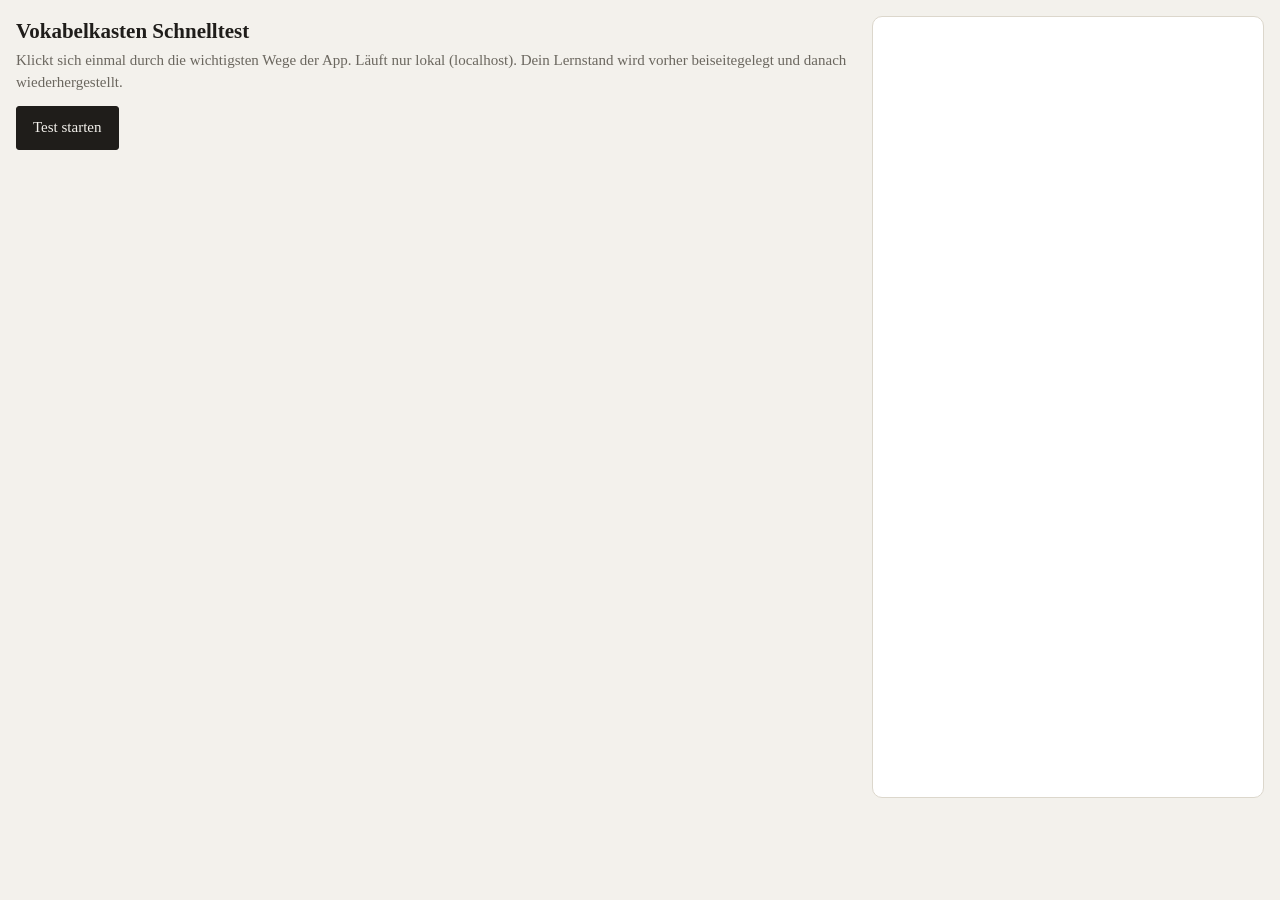
<file: schnelltest.html>
<!DOCTYPE html>
<html lang="de">
<head>
<meta charset="utf-8">
<meta name="viewport" content="width=device-width, initial-scale=1">
<title>Vokabelkasten Schnelltest</title>
<style>
  :root { --bg:#f3f1ec; --text:#1f1d1a; --dim:#6b675f; --ok:#3f7d4e; --fail:#b5452f; --rule:#dcd7cc; }
  @media (prefers-color-scheme: dark) { :root:not([data-theme="light"]) { --bg:#161513; --text:#ece8e0; --dim:#a39d92; --rule:#34312c; } }
  body { margin:0; background:var(--bg); color:var(--text); font:15px/1.45 Georgia, "Times New Roman", serif; }
  .wrap { display:flex; gap:20px; padding:16px; flex-wrap:wrap; }
  .links { flex:1 1 320px; min-width:0; }
  h1 { font-size:21px; margin:0 0 4px; }
  p { color:var(--dim); margin:0 0 12px; }
  button { font:inherit; padding:10px 16px; border-radius:3px; border:1px solid var(--text); background:var(--text); color:var(--bg); cursor:pointer; }
  button:disabled { opacity:.5; }
  #summe { font-weight:700; margin:12px 0; }
  #summe.ok { color:var(--ok); } #summe.fail { color:var(--fail); }
  ol { padding-left:22px; margin:0; }
  li { margin:4px 0; }
  li.fail { color:var(--fail); }
  li small { display:block; color:var(--dim); }
  iframe { width:390px; height:780px; border:1px solid var(--rule); border-radius:10px; background:#fff; flex:0 0 auto; max-width:100%; }
</style>
</head>
<body>
<div class="wrap">
  <div class="links">
    <h1>Vokabelkasten Schnelltest</h1>
    <p>Klickt sich einmal durch die wichtigsten Wege der App. Läuft nur lokal (localhost). Dein Lernstand wird vorher
      beiseitegelegt und danach wiederhergestellt.</p>
    <button id="los" type="button">Test starten</button>
    <div id="summe"></div>
    <ol id="liste"></ol>
  </div>
  <iframe id="app" title="App im Test"></iframe>
</div>
<script>
(function () {
  "use strict";
  var KEY = "vokabelkasten.v2";
  var iframe = document.getElementById("app"), liste = document.getElementById("liste"), summe = document.getElementById("summe");
  var W = null, D = null, fehler = [];
  var lokal = /^(localhost|127\.0\.0\.1|\[::1\])$/.test(location.hostname) || location.protocol === "file:";

  function warte(ms) { return new Promise(function (r) { setTimeout(r, ms); }); }
  async function bis(fn, ms, was) {
    var t0 = Date.now();
    while (Date.now() - t0 < (ms || 4000)) {
      try { var v = fn(); if (v) return v; } catch (e) {}
      await warte(50);
    }
    throw new Error("Zeitüberschreitung: " + (was || "Bedingung"));
  }
  function $(s) { return D.querySelector(s); }
  function $$(s) { return Array.prototype.slice.call(D.querySelectorAll(s)); }
  function id(x) { return D.getElementById(x); }
  function klick(s) { var el = typeof s === "string" ? $(s) : s; if (!el) throw new Error("nicht gefunden: " + s); el.click(); return el; }
  function pruefe(b, text) { if (!b) throw new Error(text); }
  function aktiv(view) { return id("view-" + view).classList.contains("active"); }
  function eingeben(el, wert) { el.value = wert; el.dispatchEvent(new W.Event("input", { bubbles: true })); }
  function absenden() { id("eingabe").requestSubmit ? id("eingabe").requestSubmit() : klick("#eingabe-los"); }

  function binden() {
    W = iframe.contentWindow; D = W.document;
    W.addEventListener("error", function (e) { fehler.push(String(e.message || e)); });
    var alt = W.console.error;
    W.console.error = function () { fehler.push(Array.prototype.join.call(arguments, " ")); return alt.apply(W.console, arguments); };
  }
  function laden() {
    return new Promise(function (ok) {
      iframe.onload = function () { binden(); setTimeout(ok, 400); };
      iframe.src = "index.html?schnelltest=" + Date.now();
    });
  }
  /* wie ein Android-Handy: Teilen von Dateien ist vorhanden (der Test-Browser hat das sonst nicht).
     Die App wird dafür als srcdoc geladen, mit zwei vorangestellten Zeilen - gleicher Ursprung, gleicher Speicher. */
  async function ladenMitTeilen() {
    var html = await (await fetch("index.html?roh=" + Date.now())).text();
    var vorspann = '<script>navigator.share = function () { return Promise.resolve(); }; navigator.canShare = function () { return true; };<\/script>';
    html = html.replace(/<head>/i, "<head>" + vorspann);
    return new Promise(function (ok) {
      iframe.onload = function () { binden(); setTimeout(ok, 500); };
      iframe.removeAttribute("src");
      iframe.srcdoc = html;
    });
  }
  // die App lädt sich selbst neu (Kasten wechseln): auf das nächste „load“ warten
  function neuGeladen(aktion) {
    return new Promise(function (ok) {
      iframe.onload = function () { binden(); setTimeout(ok, 400); };
      aktion();
    });
  }

  var TESTS = [
    ["Startseite und Navigation", async function () {
      await laden();
      await bis(function () { return $('[data-ziel="karten"]'); }, 5000, "Startseite");
      pruefe($$("[data-view]").length >= 5, "Navigation unten fehlt");
      var ziele = $$("nav button").map(function (b) { return b.dataset.view; }).join(" ");
      pruefe(W.getComputedStyle($("nav")).display !== "none" && ziele === "start ueben liste neu sichern", "Leiste unten: " + ziele);
      pruefe($('nav [data-view="start"]').getAttribute("aria-current") === "page", "Start ist in der Leiste nicht markiert");
    }],
    ["Einführung: nur beim ersten Start, fünf Seiten, danach in den Einstellungen", async function () {
      await bis(function () { return !id("einf").hidden; }, 3000, "Einführung beim ersten Start");   // der Test startet ohne Daten
      var titel = [], erste = id("einf-text").textContent;
      for (var i = 0; i < 5; i++) {
        titel.push(id("einf-titel").textContent);
        pruefe($$("#einf-punkte i").length === 5 && $$("#einf-punkte i")[i].classList.contains("an"), "Punkt " + (i + 1) + " nicht markiert");
        klick("#einf-weiter");
      }
      pruefe(titel.join(" | ") === "Willkommen im Vokabelkasten | Selbst antworten | Lernen nebenbei | Quiz-Duell (Beta) | Neue Wörter, eigene Kästen", "Seiten: " + titel.join(" | "));
      pruefe(/\d+ englischen Vokabeln/.test(erste), "Anzahl fehlt: " + erste);
      pruefe(id("einf").hidden, "„Los geht's“ schließt die Einführung nicht");
      pruefe(W.localStorage.getItem("vokabelkasten.einfuehrung") === "1", "Einführung nicht als gesehen gemerkt");
      await laden();
      await warte(500);
      pruefe(id("einf").hidden, "Einführung kommt nach dem Neuladen wieder");
      klick('[data-view="sichern"]');
      klick("#btn-einfuehrung");
      pruefe(!id("einf").hidden, "Einführung lässt sich in den Einstellungen nicht öffnen");
      klick("#einf-weg");
      pruefe(id("einf").hidden, "„Überspringen“ schließt nicht");
      klick('[data-view="ueben"]');
    }],
    ["Üben: erste Karten aufnehmen", async function () {
      klick('[data-ziel="karten"]');
      await bis(function () { return aktiv("ueben"); }, 3000, "Übungsansicht");
      if (id("trainer").hidden) {
        var b = await bis(function () { return $("#leer button"); }, 3000, "Knopf zum Aufnehmen");
        klick(b);
      }
      await bis(function () { return !id("trainer").hidden && id("vorne").textContent; }, 3000, "Karte");
    }],
    ["Aufdecken und „Gewusst“: Karte wandert, Abstand wird angezeigt", async function () {
      klick("#karte");
      await bis(function () { return !id("bewertung").hidden; }, 2000, "Bewertung");
      klick("#btn-gewusst");
      var m = id("meldung").textContent;
      pruefe(/Fach 2/.test(m) && /wieder|heute/.test(m), "Meldung passt nicht: " + m);
    }],
    ["Lernverfahren FSRS mit vier Knöpfen: Antwort zählt für beide, Umschalten verschiebt nichts", async function () {
      var modus = id("sel-modus"), kn = id("sel-knoepfe");
      modus.value = "fsrs"; modus.dispatchEvent(new W.Event("change"));
      kn.value = "4"; kn.dispatchEvent(new W.Event("change"));
      pruefe(!id("retention-block").hidden, "Behaltensquote bei FSRS nicht sichtbar");
      if (id("trainer").hidden) {
        var b = await bis(function () { return $("#leer button"); }, 3000, "Knopf zum Aufnehmen");
        klick(b);
      }
      await bis(function () { return !id("trainer").hidden && id("vorne").textContent; }, 3000, "Karte");
      klick("#karte");
      await bis(function () { return !id("bewertung").hidden; }, 2000, "Bewertung");
      pruefe(!id("btn-schwer").hidden && !id("btn-leicht").hidden && /Gut/.test(id("btn-gewusst").textContent), "vier Knöpfe fehlen");
      pruefe(/heute|morgen|Tag/.test(id("ziel-schwer").textContent), "keine Vorschau unter Schwer: " + id("ziel-schwer").textContent);
      var vorher = JSON.parse(W.localStorage.getItem(KEY)).reviews.length;
      klick("#btn-schwer");
      var d = JSON.parse(W.localStorage.getItem(KEY)), r = d.reviews[d.reviews.length - 1];
      pruefe(d.reviews.length === vorher + 1 && r.rating === 2 && r.scheduler === "fsrs", "Protokoll: " + JSON.stringify(r));
      var k = d.cards.filter(function (c) { return c.id === r.cardId; })[0];
      pruefe(k.fsrs.reps >= 1 && k.box >= 2 && k.zuletzt === r.timestamp, "nicht beide Stände fortgeschrieben: " + JSON.stringify({ box: k.box, fsrs: k.fsrs }));
      var stand = JSON.stringify(d.cards);
      modus.value = "leitner"; modus.dispatchEvent(new W.Event("change"));
      pruefe(JSON.stringify(JSON.parse(W.localStorage.getItem(KEY)).cards) === stand, "Umschalten hat Karten verändert");
      pruefe(id("retention-block").hidden, "Behaltensquote bei Leitner sichtbar");
      kn.value = "2"; kn.dispatchEvent(new W.Event("change"));
      pruefe(id("btn-schwer").hidden && /Gewusst/.test(id("btn-gewusst").textContent), "zurück auf 2 Knöpfe klappt nicht");
    }],
    ["Eintippen: nur wenn eingestellt, gnädig bei Tippfehlern", async function () {
      pruefe(id("eingabe").hidden, "Eingabefeld ist sichtbar, obwohl Aufdecken eingestellt ist");
      klick('[data-view="sichern"]');
      klick(await bis(function () { return $('#eingabewahl [data-eingabe="tippen"]'); }, 3000, "Einstellung Antwort"));
      klick('[data-view="ueben"]');
      await bis(function () { return !id("eingabe").hidden; }, 3000, "Eingabefeld");
      var loesung = id("hinten").textContent.split(/\s*[\/;]\s*/)[0].replace(/\([^)]*\)/g, "").replace(/^to /, "").trim();
      var mitFehler = loesung.length > 5 ? loesung.slice(0, 2) + loesung.slice(3) : loesung;   // ein Buchstabe fehlt
      eingeben(id("eingabe-feld"), mitFehler);
      absenden();
      await bis(function () { return !id("eingabe-ergebnis").hidden; }, 2000, "Ergebnis");
      pruefe(id("eingabe-ergebnis").classList.contains("ok"), "„" + mitFehler + "“ für „" + loesung + "“ nicht akzeptiert: " + id("eingabe-ergebnis").textContent);
      pruefe(id("btn-gewusst").classList.contains("vorschlag"), "Gewusst ist nicht vorgeschlagen");
      var vorher = id("vorne").textContent;
      absenden();   // Enter / Weiter übernimmt den Vorschlag
      await bis(function () { return id("vorne").textContent !== vorher || id("trainer").hidden; }, 2000, "nächste Karte");
      if (!id("trainer").hidden) {
        eingeben(id("eingabe-feld"), "qqqq zzz");
        absenden();
        await bis(function () { return !id("eingabe-ergebnis").hidden; }, 2000, "Ergebnis falsch");
        pruefe(id("eingabe-ergebnis").classList.contains("falsch"), "falsche Antwort wurde akzeptiert");
        pruefe(id("btn-nochmal").classList.contains("vorschlag"), "Nochmal ist nicht vorgeschlagen");
      }
      klick('[data-view="sichern"]');
      klick('#eingabewahl [data-eingabe="aufdecken"]');
      klick('[data-view="ueben"]');
      pruefe(id("eingabe").hidden, "Eingabefeld bleibt nach dem Zurückstellen sichtbar");
      // dieselbe Wahl direkt unter der Karte: Aufdecken | Schreiben | Sprechen, mit den Einstellungen verbunden
      pruefe($$("#antwortwahl button").length === 3 && $("#antwortwahl #btn-sprache"), "Auswahl unter der Karte fehlt");
      klick('#antwortwahl [data-eingabe="tippen"]');
      pruefe(!id("eingabe").hidden, "„Schreiben“ unter der Karte zeigt kein Eingabefeld");
      pruefe($('#eingabewahl [data-eingabe="tippen"]').getAttribute("aria-pressed") === "true", "Einstellungen zeigen „Schreiben“ nicht an");
      klick('#antwortwahl [data-eingabe="aufdecken"]');
      pruefe(id("eingabe").hidden && $('#antwortwahl [data-eingabe="aufdecken"]').getAttribute("aria-pressed") === "true", "„Aufdecken“ unter der Karte wirkt nicht");
    }],
    ["Liste und Suche", async function () {
      klick('[data-view="liste"]');
      await bis(function () { return $$("#liste li").length > 100; }, 3000, "Vokabelliste");
      var alle = $$("#liste li").length;
      eingeben(id("suche"), "qqxxzz");
      pruefe($$("#liste li").length < alle, "Suche filtert nicht");
      eingeben(id("suche"), "");
      pruefe($$("#liste li").length === alle, "Liste kommt nach leerer Suche nicht zurück");
    }],
    ["Statistik öffnen", async function () {
      klick('[data-view="ueben"]');
      // Tagesziel steht beim Üben oben rechts, „x offen“ vorn in der Auswahlzeile
      pruefe(!id("kopf-ziel").hidden && /Heute \d+ \/ \d+/.test(id("kopf-ziel").textContent), "Tagesziel oben rechts fehlt: " + id("kopf-ziel").textContent);
      pruefe(/offen|im Kasten|Auswahl/.test($("#auswahl .aw-l").textContent), "Auswahlzeile zeigt nicht, was offen ist: " + $("#auswahl .aw-l").textContent);
      pruefe(id("kasten-leiste").nextElementSibling === $(".st-hero") && !$(".st-liste"), "Kästen stehen nicht oben über der großen Karte, oder Liste/Neu sind noch auf der Startseite");
      klick("#kopf-ziel");
      await bis(function () { return aktiv("statistik"); }, 3000, "Statistik");
    }],
    ["Sicherung: Knöpfe vorhanden", async function () {
      klick('[data-view="sichern"]');
      pruefe(id("btn-export") && id("btn-import"), "Herunterladen/Einlesen fehlt");
      pruefe(id("btn-teilen"), "Teilen-Knopf fehlt");
    }],
    ["Schnell anlegen auf der Startseite (neu und schon vorhanden)", async function () {
      klick('[data-view="ueben"]');
      await laden();
      await bis(function () { return id("sn-en"); }, 5000, "Feld auf der Startseite");
      eingeben(id("sn-en"), "zzqtestword");
      pruefe(!id("sn-mehr").hidden, "Felder für Deutsch/Beispielsatz erscheinen nicht");
      id("sn-de").value = "Testwort";
      id("schnell").requestSubmit();
      pruefe(/liegt im Kasten/.test(id("sn-info").textContent), "keine Bestätigung: " + id("sn-info").textContent);
      pruefe(id("sn-en").value === "", "Feld wird nach dem Speichern nicht geleert");
      eingeben(id("sn-en"), "zzqtestword");
      pruefe(/schon im Kasten/.test(id("sn-info").textContent), "doppeltes Wort nicht erkannt: " + id("sn-info").textContent);
      id("schnell").requestSubmit();   // ohne Deutsch: vorhandene Karte statt doppelter
      var n = JSON.parse(W.localStorage.getItem(KEY)).cards.filter(function (c) { return c.back === "zzqtestword"; }).length;
      pruefe(n === 1, "Wort ist " + n + "-mal gespeichert");
    }],
    ["Kästen: anlegen, wechseln ohne Neuladen, Texte, Einlesen ohne Doppel, Menü, Papierkorb", async function () {
      await laden();
      var enVorher = W.localStorage.getItem(KEY), enKarten = JSON.parse(enVorher).cards.length;
      var phVorher = id("sn-de").placeholder;
      W.__ohneNeuladen = true;   // verschwindet, falls die Seite doch neu lädt
      klick(await bis(function () { return $(".kasten-reiter.plus"); }, 3000, "„+“ für neuen Kasten"));
      pruefe(!id("kasten-dialog").hidden, "Frage nach dem Thema erscheint nicht");
      id("kasten-name").value = "Testthema";
      id("kasten-form").requestSubmit();
      await bis(function () { return id("st-hero-name").textContent === "Testthemakasten"; }, 3000, "Wechsel in den neuen Kasten");
      pruefe(W.__ohneNeuladen === true, "Seite wurde neu geladen");
      pruefe(D.documentElement.hasAttribute("data-wissen"), "Wissenskasten nicht erkannt");
      pruefe(id("sn-de").placeholder === "Bedeutung", "Wissens-Texte fehlen: " + id("sn-de").placeholder);
      pruefe(id("sel-kat").options.length === 6, "Kategorien im Wissenskasten: " + id("sel-kat").options.length);
      eingeben(id("sn-en"), "ABC");
      id("sn-de").value = "Testbedeutung";
      id("schnell").requestSubmit();
      var reg = JSON.parse(W.localStorage.getItem("vokabelkasten.kaesten"));
      var karten = JSON.parse(W.localStorage.getItem("vokabelkasten.kasten." + reg.aktiv)).cards;
      pruefe(karten.length === 1 && karten[0].front === "ABC" && karten[0].back === "Testbedeutung", "Begriff falsch gespeichert: " + JSON.stringify(karten));
      pruefe(JSON.parse(W.localStorage.getItem(KEY)).cards.length === enKarten, "Begriff ist im Englisch-Kasten gelandet");
      klick($$(".kasten-reiter")[0]);
      await bis(function () { return id("st-hero-name").textContent === "Vokabelkasten"; }, 3000, "zurück im Englisch-Kasten");
      pruefe(W.__ohneNeuladen === true, "Seite wurde beim Zurückwechseln neu geladen");
      pruefe(!D.documentElement.hasAttribute("data-wissen"), "noch als Wissenskasten markiert");
      pruefe(id("sn-de").placeholder === phVorher, "Texte nicht zurückgesetzt: " + id("sn-de").placeholder);
      var enNach = JSON.parse(W.localStorage.getItem(KEY));
      pruefe(enNach.cards.length === enKarten && JSON.stringify(enNach.cards) === JSON.stringify(JSON.parse(enVorher).cards), "Englisch-Kasten hat sich verändert");
      pruefe(id("sel-kat").options.length === 2 + W.VK_DATEN.SEED.kats.length, "Kategorien doppelt oder falsch: " + id("sel-kat").options.length);
      // wieder hin und den offenen Kasten löschen: zurück zu Englisch, Testkasten weg
      klick($$(".kasten-reiter")[1]);
      await bis(function () { return id("st-hero-name").textContent === "Testthemakasten"; }, 3000, "erneut im Testkasten");
      pruefe(JSON.parse(W.localStorage.getItem("vokabelkasten.kasten." + reg.aktiv)).cards.length === 1, "Karte im Testkasten fehlt nach dem Wechsel");
      // Einlesen einer Sicherung mit gleichnamigem Kasten (andere Kennung): kein doppelter Kasten, Karte kommt dazu
      W.alert = function () {};
      var sich = { v: 2, seeded: true, cards: [], kaesten: [{ id: "kanders", name: "Testthema", farbe: 2, art: "wissen" }],
                   kastenDaten: { kanders: { cards: [{ id: "x1", front: "DEF", back: "Zweite Bedeutung", kat: 0, aktiv: true, box: 1 }] } } };
      var dt = new W.DataTransfer(); dt.items.add(new W.File([JSON.stringify(sich)], "sicherung.json", { type: "" }));
      id("file").files = dt.files; id("file").dispatchEvent(new W.Event("change", { bubbles: true }));
      await bis(function () { return JSON.parse(W.localStorage.getItem("vokabelkasten.kasten." + reg.aktiv)).cards.length === 2; }, 3000, "Karte aus der Sicherung im vorhandenen Kasten");
      pruefe(JSON.parse(W.localStorage.getItem("vokabelkasten.kaesten")).liste.length === 2, "Einlesen hat einen doppelten Kasten angelegt");
      pruefe(!id("file").hasAttribute("accept"), "Dateiauswahl schränkt die Dateitypen wieder ein (Android graut .json aus)");
      // lange drücken: Menü mit Papierkorb, verschieben, umbenennen
      var reiter = $$(".kasten-reiter")[1];
      reiter.dispatchEvent(new W.MouseEvent("contextmenu", { bubbles: true, cancelable: true }));
      pruefe(!id("kasten-menue").hidden, "Menü nach langem Drücken erscheint nicht");
      pruefe(/2 Karten/.test(id("km-info").textContent), "Menü zeigt die Kartenzahl nicht: " + id("km-info").textContent);
      pruefe(id("km-links").disabled && id("km-rechts").disabled, "Verschieben sollte mit nur einem weiteren Kasten nicht gehen");
      klick("#km-papierkorb");
      await bis(function () { return id("st-hero-name").textContent === "Vokabelkasten"; }, 3000, "nach dem Papierkorb zurück bei Englisch");
      var regK = JSON.parse(W.localStorage.getItem("vokabelkasten.kaesten"));
      pruefe(regK.liste.length === 1 && regK.papierkorb && regK.papierkorb.length === 1, "Testkasten liegt nicht im Papierkorb");
      pruefe(JSON.parse(W.localStorage.getItem("vokabelkasten.kasten." + reg.aktiv)).cards.length === 2, "Karten im Papierkorb verloren");
      // zurückholen, wieder in den Papierkorb, dann endgültig löschen
      var zurueck = $$("#kasten-verwalten button").filter(function (x) { return x.textContent === "Zurückholen"; })[0];
      pruefe(zurueck, "Zurückholen-Knopf fehlt");
      zurueck.click();
      pruefe(JSON.parse(W.localStorage.getItem("vokabelkasten.kaesten")).liste.length === 2, "Zurückholen hat nicht geklappt");
      $$(".kasten-reiter")[1].dispatchEvent(new W.MouseEvent("contextmenu", { bubbles: true, cancelable: true }));
      klick("#km-papierkorb");
      var endg = $$("#kasten-verwalten button").filter(function (x) { return x.textContent === "Endgültig löschen"; })[0];
      pruefe(endg, "Endgültig-löschen-Knopf fehlt");
      endg.click();
      // Rückfrage kommt im eigenen Fenster (kein confirm): ohne Bestätigung bleibt der Kasten gespeichert
      pruefe(!W.document.getElementById("blatt").hidden, "Rückfrage-Fenster fehlt");
      pruefe(W.localStorage.getItem("vokabelkasten.kasten." + reg.aktiv) !== null, "Kasten ohne Bestätigung gelöscht");
      klick("#blatt-knoepfe .blatt-knopf");
      pruefe(W.localStorage.getItem("vokabelkasten.kasten." + reg.aktiv) === null, "endgültig gelöschter Kasten ist noch gespeichert");
      regK = JSON.parse(W.localStorage.getItem("vokabelkasten.kaesten"));
      pruefe(regK.liste.length === 1 && !regK.papierkorb.length, "Papierkorb nicht leer");
      pruefe(JSON.parse(W.localStorage.getItem(KEY)).cards.length === enKarten, "Englisch-Kasten nach dem Löschen verändert");
      pruefe(W.__ohneNeuladen === true, "Seite wurde beim Löschen neu geladen");
    }],
    ["Datei im offenen Kasten einlesen: landet dort, kein dritter Kasten", async function () {
      klick(await bis(function () { return $(".kasten-reiter.plus"); }, 3000, "„+“ für neuen Kasten"));
      id("kasten-name").value = "Gardena";
      id("kasten-form").requestSubmit();
      await bis(function () { return id("st-hero-name").textContent === "Gardenakasten"; }, 3000, "Wechsel in den Gardenakasten");
      var reg = JSON.parse(W.localStorage.getItem("vokabelkasten.kaesten")), gid = reg.aktiv, kaesten = reg.liste.length;
      // Quiz-Duell und Sprechen gibt es auch im Wissenskasten; lange drücken verkleinert die Kachel (je Kasten)
      var quiz = $('.st-kachel[data-ziel="quiz"]');
      pruefe(W.getComputedStyle(quiz).display !== "none" && W.getComputedStyle(id("btn-sprache")).display !== "none", "Quiz-Duell oder Sprechen fehlt im Wissenskasten");
      quiz.dispatchEvent(new W.PointerEvent("pointerdown", { bubbles: true, pointerType: "touch" }));   // wie ein Finger: erst auflegen, dann lange drücken
      quiz.dispatchEvent(new W.MouseEvent("contextmenu", { bubbles: true, cancelable: true }));
      await bis(function () { return !id("blatt").hidden && /Verkleinern/.test(id("blatt-knoepfe").textContent); }, 2000, "Menü „Verkleinern“");
      klick($("#blatt-knoepfe button"));
      pruefe(quiz.classList.contains("klein") && $(".st-paar").classList.contains("mit-klein"), "Kachel wird nicht verkleinert");
      quiz.dispatchEvent(new W.PointerEvent("pointerdown", { bubbles: true, pointerType: "touch" }));   // wie ein Finger: erst auflegen, dann lange drücken
      quiz.dispatchEvent(new W.MouseEvent("contextmenu", { bubbles: true, cancelable: true }));
      await bis(function () { return !id("blatt").hidden && /Wieder groß/.test(id("blatt-knoepfe").textContent); }, 2000, "Menü „Wieder groß anzeigen“");
      klick($("#blatt-knoepfe button"));
      pruefe(!quiz.classList.contains("klein"), "Kachel wird nicht wieder groß");
      var enVorher = W.localStorage.getItem(KEY);
      function karten() { return JSON.parse(W.localStorage.getItem("vokabelkasten.kasten." + gid)).cards; }
      function datei(inhalt) {
        var dt = new W.DataTransfer(); dt.items.add(new W.File([JSON.stringify(inhalt)], "liste.json", { type: "" }));
        id("file").files = dt.files; id("file").dispatchEvent(new W.Event("change", { bubbles: true }));
      }
      async function antwort(nr, text) {
        await bis(function () { return !id("blatt").hidden && $$("#blatt-knoepfe button").length === 2; }, 3000, "Frage „wohin?“");
        var b = $$("#blatt-knoepfe button")[nr];
        pruefe(text.test(b.textContent), "Knopf heißt: " + b.textContent);
        klick(b);
      }
      W.alert = function () {};
      // 1. Datei mit einem anderen Kastennamen: auf Wunsch in den offenen Kasten, kein neuer Kasten
      datei({ v: 2, cards: [], kaesten: [{ id: "kfremd", name: "Gardena Vokabeln" }], kastenDaten: { kfremd: { cards: [{ front: "GHI", back: "Eins", kat: 0 }] } } });
      await antwort(0, /offenen Gardenakasten/);
      await bis(function () { return karten().length === 1; }, 3000, "Karte im offenen Kasten");
      pruefe(JSON.parse(W.localStorage.getItem("vokabelkasten.kaesten")).liste.length === kaesten, "es wurde trotzdem ein Kasten angelegt");
      // 2. Nur Karten oben (Format des Englisch-Kastens): ebenfalls in den offenen Kasten, Englisch bleibt unverändert
      datei({ cards: [{ front: "JKL", back: "Zwei" }] });
      await antwort(0, /offenen Gardenakasten/);
      await bis(function () { return karten().length === 2; }, 3000, "zweite Karte im offenen Kasten");
      pruefe(W.localStorage.getItem(KEY) === enVorher, "Englisch-Kasten wurde verändert");
      // 3. „Wie in der Datei“ legt wie bisher einen eigenen Kasten an
      datei({ v: 2, cards: [], kaesten: [{ id: "kfremd", name: "Gardena Vokabeln" }], kastenDaten: { kfremd: { cards: [{ front: "MNO", back: "Drei", kat: 0 }] } } });
      await antwort(1, /neuen Gardena Vokabelnkasten/);
      await bis(function () { return JSON.parse(W.localStorage.getItem("vokabelkasten.kaesten")).liste.length === kaesten + 1; }, 3000, "Kasten wie in der Datei");
      pruefe(karten().length === 2, "Karte ist trotzdem im offenen Kasten gelandet");
      // 4. Datei für genau den offenen Kasten: keine Frage
      datei({ v: 2, cards: [], kaesten: [{ id: gid, name: "Gardena" }], kastenDaten: (function () { var o = {}; o[gid] = { cards: [{ front: "PQR", back: "Vier", kat: 0 }] }; return o; })() });
      await bis(function () { return karten().length === 3; }, 3000, "Karte ohne Rückfrage im offenen Kasten");
      pruefe(id("blatt").hidden, "unnötige Rückfrage beim eigenen Kasten");
      klick($$(".kasten-reiter")[0]);
      await bis(function () { return id("st-hero-name").textContent === "Vokabelkasten"; }, 3000, "zurück im Englisch-Kasten");
    }],
    ["Liste einfügen: – und : als Trennzeichen, Spalten tauschen, Foto-Feld", async function () {
      W.alert = function () {};
      klick('[data-view="neu"]');
      await bis(function () { return aktiv("neu"); }, 2000, "Ansicht Neu");
      pruefe(id("foto-hilfe").hidden && W.getComputedStyle(id("foto-hilfe")).display === "none", "Foto-Feld ist schon vor dem Foto sichtbar");
      eingeben(id("einfuegen"), "• Testhaus – testhouse\n2. Testbaum - testtree\nTest-Mail: testmail\ntestlaufen — to testrun – Wir testen.");
      var v = function () { return id("vorschau").textContent; };
      await bis(function () { return /4 neue Vokabeln/.test(v()); }, 2000, "vier Zeilen erkannt: " + v());
      pruefe(/Deutsch „Testhaus“, Englisch „testhouse“/.test(v()), "Vorschau: " + v());
      klick("#imp-tausch");
      pruefe(/Deutsch „testhouse“, Englisch „Testhaus“/.test(v()), "Spalten tauschen wirkt nicht: " + v());
      klick("#imp-tausch");
      klick("#btn-import-text");
      // Rückmeldung: Einblend-Meldung unten und Bestätigung direkt unter dem Feld (kein System-Dialog)
      pruefe(!id("meldung-leiste").hidden && /4 Vokabeln angelegt/.test(id("meldung-leiste").textContent), "keine Meldung nach dem Einlesen: " + id("meldung-leiste").textContent);
      pruefe(/^✓ 4 Vokabeln angelegt/.test(id("vorschau").textContent), "keine Bestätigung unter dem Feld: " + id("vorschau").textContent);
      var en = JSON.parse(W.localStorage.getItem(KEY)).cards;
      var l = en.filter(function (c) { return c.front === "testlaufen"; })[0];
      pruefe(l && l.back === "to testrun" && l.bsp === "Wir testen.", "Beispiel nicht erkannt: " + JSON.stringify(l));
      pruefe(en.some(function (c) { return c.front === "Test-Mail" && c.back === "testmail"; }), "„Test-Mail: testmail“ falsch geteilt");
      pruefe(en.some(function (c) { return c.front === "Testbaum" && c.back === "testtree"; }), "Nummer oder „ - “ nicht erkannt");
      // Foto einer Liste: Feld mit Bild und Anleitung, Schließen räumt auf
      var dt = new W.DataTransfer(); dt.items.add(new W.File([new Uint8Array([255, 216, 255])], "liste.jpg", { type: "image/jpeg" }));
      id("foto-datei").files = dt.files; id("foto-datei").dispatchEvent(new W.Event("change", { bubbles: true }));
      await bis(function () { return !id("foto-hilfe").hidden; }, 2000, "Foto-Feld");
      pruefe(/^blob:/.test(id("foto-bild").src), "Foto wird nicht gezeigt");
      pruefe($$("#foto-schritte li").length === 3, "Anleitung fehlt");
      klick("#btn-foto-zu");
      pruefe(id("foto-hilfe").hidden && !id("foto-bild").getAttribute("src"), "Schließen räumt nicht auf");
      // Begriff und Bedeutung je in einer eigenen Zeile (wie aus PDFs und Google Lens): immer zwei Zeilen = eine Karte
      eingeben(id("einfuegen"), "Tensible Modules \nZugmodul\n\nTensible Stress\nZugspannung: Kraft pro Fläche\nOhne Partner");
      pruefe(/2 neue Vokabeln/.test(v()) && /je zwei Zeilen/.test(v()) && /letzte Zeile ohne Partner/.test(v()), "Zeilenpaare nicht erkannt: " + v());
      pruefe(/Deutsch „Tensible Modules“, Englisch „Zugmodul“/.test(v()), "Zeilenpaar falsch zugeordnet: " + v());
      klick("#imp-tausch");
      pruefe(/Deutsch „Zugmodul“, Englisch „Tensible Modules“/.test(v()), "Tauschen wirkt bei Zeilenpaaren nicht: " + v());
      klick("#imp-tausch");
      eingeben(id("einfuegen"), "");
    }],
    ["Geteilt aus einer anderen App (Android): Liste und einzelnes Wort", async function () {
      await new Promise(function (ok) {
        iframe.onload = function () { binden(); setTimeout(ok, 500); };
        iframe.src = "index.html?text=" + encodeURIComponent("Testsonne – testsun\nTestmond – testmoon");
      });
      await bis(function () { return aktiv("neu"); }, 3000, "geteilte Liste öffnet „Ganze Liste einfügen“");
      pruefe(id("einfuegen").value.split("\n").length === 2, "Liste nicht im Feld: " + id("einfuegen").value);
      pruefe(/2 neue Vokabeln/.test(id("vorschau").textContent), "Vorschau: " + id("vorschau").textContent);
      pruefe(!/text=/.test(W.location.search), "Adresse enthält noch den geteilten Text");
      await new Promise(function (ok) {
        iframe.onload = function () { binden(); setTimeout(ok, 500); };
        iframe.src = "index.html?text=" + encodeURIComponent("serendipity");
      });
      await bis(function () { return aktiv("start") && id("sn-en").value === "serendipity"; }, 3000, "einzelnes Wort im Schnell-Anlegen");
      pruefe(id("sn-scan").hidden && W.getComputedStyle(id("sn-scan")).display === "none", "Scan-Knopf ist am Computer sichtbar");
      pruefe(id("sn-scan-feld").hidden && W.getComputedStyle(id("sn-scan-feld")).display === "none", "Scan-Feld ist ohne Foto sichtbar");
    }],
    ["Lernstand übersteht Neustart auch mit Teilen-Funktion (wie am Handy)", async function () {
      var vorher = W.localStorage.getItem(KEY);
      var faecher = JSON.parse(vorher).cards.filter(function (c) { return c.aktiv; }).length;
      pruefe(faecher > 0, "Test braucht Karten im Kasten");
      await ladenMitTeilen();
      await bis(function () { return D.getElementById("st-hero-name"); }, 5000, "Startseite mit Teilen");
      var nachher = JSON.parse(W.localStorage.getItem(KEY));
      var imKasten = nachher.cards.filter(function (c) { return c.aktiv; }).length;
      pruefe(imKasten === faecher, "Lernstand verändert: vorher " + faecher + " im Kasten, nachher " + imKasten);
      iframe.removeAttribute("srcdoc");
    }],
    ["Hörtraining: nichts fällig bietet den Kasten an, spricht Frage und Lösung, meldet Sprachfehler", async function () {
      // Zustand: drei Karten im Kasten, alle erst in ein paar Tagen fällig (die Seite vorher verlassen, damit sie den Stand nicht überschreibt)
      iframe.src = "about:blank";
      await warte(150);
      var db = JSON.parse(localStorage.getItem(KEY)), fern = Date.now() + 5 * 86400000;
      db.cards.forEach(function (c) { c.aktiv = false; });
      db.cards.slice(0, 3).forEach(function (c) {
        c.aktiv = true; c.box = 3; c.due = fern;
        if (c.fsrs) { c.fsrs.due = fern; c.fsrs.state = 2; c.fsrs.reps = 3; c.fsrs.stability = 8; c.fsrs.difficulty = 4; c.fsrs.last_review = Date.now() - 86400000; }
      });
      db.unterwegs = { auswahl: "faellig", denk: 1, richtung: "de", bsp: false, hintergrund: false, stimmeDe: "", stimmeEn: "", laut: 1 };
      localStorage.setItem(KEY, JSON.stringify(db));
      await laden();
      await bis(function () { return $('[data-ziel="hoeren"]'); }, 5000, "Startseite");
      klick('[data-ziel="hoeren"]');
      await bis(function () { return !id("modus-hoeren").hidden; }, 3000, "Hörtraining");
      pruefe(/Heute ist nichts fällig/.test(id("hoer-info").textContent) && !id("btn-unterwegs").disabled, "Nichts fällig: der Kasten soll angeboten werden - " + id("hoer-info").textContent);
      pruefe(id("hoer-ton-tipp").textContent.length > 5, "Tipp „Kein Ton?“ fehlt");
      // Sprachausgabe mitschneiden statt wirklich zu sprechen
      var gesprochen = [], proto = W.SpeechSynthesis.prototype, echt = proto.speak;
      proto.speak = function (u) { gesprochen.push(u.lang + ":" + u.text); setTimeout(function () { if (u.onstart) u.onstart({}); if (u.onend) u.onend({}); }, 30); };
      klick("#btn-unterwegs");
      await bis(function () { return gesprochen.length >= 2; }, 6000, "Hörtraining spricht Frage und Lösung");
      pruefe(/^de-DE:/.test(gesprochen[0]) && /^en-GB:/.test(gesprochen[1]), "Reihenfolge Deutsch, dann Englisch: " + gesprochen.join(" | "));
      pruefe(/^\d \/ 3$/.test(id("uw-stand").textContent), "Stand: " + id("uw-stand").textContent);
      klick("#uw-ende");
      // Gerät, dessen feste Stimme „synthesis-failed“ meldet: ohne feste Stimme klappt es - die Runde läuft weiter, ohne Meldung
      proto.speak = function (u) {
        setTimeout(function () {
          if (u.voice) { if (u.onerror) u.onerror({ error: "synthesis-failed" }); }
          else { if (u.onstart) u.onstart({}); if (u.onend) u.onend({}); }
        }, 30);
      };
      id("meldung-leiste").hidden = true;
      klick("#btn-unterwegs");
      await bis(function () { return /^\d \/ 3$/.test(id("uw-stand").textContent) && id("uw-phase").textContent !== "Hör zu"; }, 6000, "Runde läuft trotz fehlgeschlagener Stimme weiter");
      pruefe(id("meldung-leiste").hidden, "Keine Meldung, solange ein anderer Weg klappt: " + id("meldung-leiste").textContent);
      klick("#uw-ende");
      // Deutsch klappt auf dem Gerät gar nicht (alle Wege), Englisch schon: die Runde spricht nur Englisch weiter und sagt es einmal
      var gehoert = [];
      proto.speak = function (u) {
        setTimeout(function () {
          if (/^de/i.test(u.lang)) { if (u.onerror) u.onerror({ error: "synthesis-failed" }); }
          else { gehoert.push(u.lang); if (u.onstart) u.onstart({}); if (u.onend) u.onend({}); }
        }, 30);
      };
      id("meldung-leiste").hidden = true;
      klick("#btn-unterwegs");
      await bis(function () { return gehoert.length >= 1; }, 8000, "Englisch wird trotz ausgefallenem Deutsch gesprochen");
      pruefe(!id("meldung-leiste").hidden && /Deutsch/.test(id("meldung-leiste").textContent) && /nur Englisch/.test(id("meldung-leiste").textContent), "Meldung nennt Deutsch und „nur Englisch“: " + id("meldung-leiste").textContent);
      klick("#uw-ende");
      // Fehler der Sprachausgabe sollen sichtbar werden, nicht stumm durchlaufen
      proto.speak = function (u) { setTimeout(function () { if (u.onerror) u.onerror({ error: "synthesis-failed" }); }, 30); };
      id("meldung-leiste").hidden = true;
      klick("#btn-unterwegs");
      await bis(function () { var m = id("meldung-leiste"); return !m.hidden && /nicht sprechen/.test(m.textContent); }, 4000, "Meldung bei Sprachfehler (alle Wege durch)");
      klick("#uw-ende");
      proto.speak = echt;
    }],
    ["Hörtraining: hängende Sprachausgabe wird beim Öffnen erkannt und mit Link zur Testseite gemeldet", async function () {
      iframe.src = "about:blank";   // die Seite verlassen, damit sie den Stand nicht überschreibt; „Üben“ statt Hörtraining vorgemerkt (sonst prüft schon der Start)
      await warte(150);
      var dbm = JSON.parse(localStorage.getItem(KEY)); dbm.modus = "karten"; localStorage.setItem(KEY, JSON.stringify(dbm));
      await laden();
      await bis(function () { return $('[data-ziel="hoeren"]'); }, 5000, "Startseite");
      var proto = W.SpeechSynthesis.prototype;
      proto.speak = function () {};   // die Sprachausgabe „hängt“: kein Start, kein Ende
      klick('[data-ziel="hoeren"]');
      await bis(function () { return !id("modus-hoeren").hidden; }, 3000, "Hörtraining");
      try {
        await bis(function () { var a = $("#hoer-ton-tipp a"); return a && /sprachtest\.html$/.test(a.getAttribute("href")) && /antwortet nicht/.test(id("hoer-ton-tipp").textContent); }, 6000, "Warnung");
      } catch (e) { throw new Error("Keine Warnung mit Link zur Testseite. Tipp: „" + id("hoer-ton-tipp").textContent + "“, spricht: " + W.speechSynthesis.speaking); }
    }],
    ["Keine Skriptfehler", async function () {
      pruefe(!fehler.length, fehler.slice(0, 3).join(" | "));
    }]
  ];

  function eintrag(name) { var li = document.createElement("li"); li.textContent = name + " …"; liste.appendChild(li); return li; }

  document.getElementById("los").addEventListener("click", async function () {
    var knopf = this;
    if (!lokal) { summe.className = "fail"; summe.textContent = "Nur lokal ausführen (localhost) – sonst würde der Test deinen echten Lernstand anfassen."; return; }
    knopf.disabled = true; liste.innerHTML = ""; summe.textContent = ""; fehler = [];
    var gesichert = {}, ss = {};
    for (var g = 0; g < localStorage.length; g++) { var gk = localStorage.key(g); if (/^vokabelkasten\./.test(gk)) gesichert[gk] = localStorage.getItem(gk); }
    for (var i = 0; i < sessionStorage.length; i++) { var k = sessionStorage.key(i); ss[k] = sessionStorage.getItem(k); }
    Object.keys(gesichert).forEach(function (k) { localStorage.removeItem(k); });   // frischer Stand, damit der Test immer gleich läuft
    var ok = 0, schlecht = 0;
    try {
      for (var t = 0; t < TESTS.length; t++) {
        var li = eintrag(TESTS[t][0]);
        try { await TESTS[t][1](); li.textContent = "✓ " + TESTS[t][0]; ok++; }
        catch (e) {
          li.className = "fail"; li.textContent = "✗ " + TESTS[t][0];
          var sm = document.createElement("small"); sm.textContent = e && e.message ? e.message : String(e); li.appendChild(sm);
          schlecht++;
        }
      }
    } finally {
      iframe.src = "about:blank";
      await warte(200);
      for (var h = localStorage.length - 1; h >= 0; h--) { var hk = localStorage.key(h); if (/^vokabelkasten\./.test(hk)) localStorage.removeItem(hk); }
      Object.keys(gesichert).forEach(function (k) { localStorage.setItem(k, gesichert[k]); });
      sessionStorage.clear(); Object.keys(ss).forEach(function (k) { sessionStorage.setItem(k, ss[k]); });
      summe.className = schlecht ? "fail" : "ok";
      summe.textContent = schlecht ? schlecht + " von " + TESTS.length + " Prüfungen fehlgeschlagen" : "Alles in Ordnung: " + ok + " von " + TESTS.length + " Prüfungen bestanden";
      document.title = (schlecht ? "✗ " : "✓ ") + "Vokabelkasten Schnelltest";
      knopf.disabled = false;
    }
  });
  if (/[?&]auto\b/.test(location.search)) document.getElementById("los").click();
})();
</script>
</body>
</html>
</file>
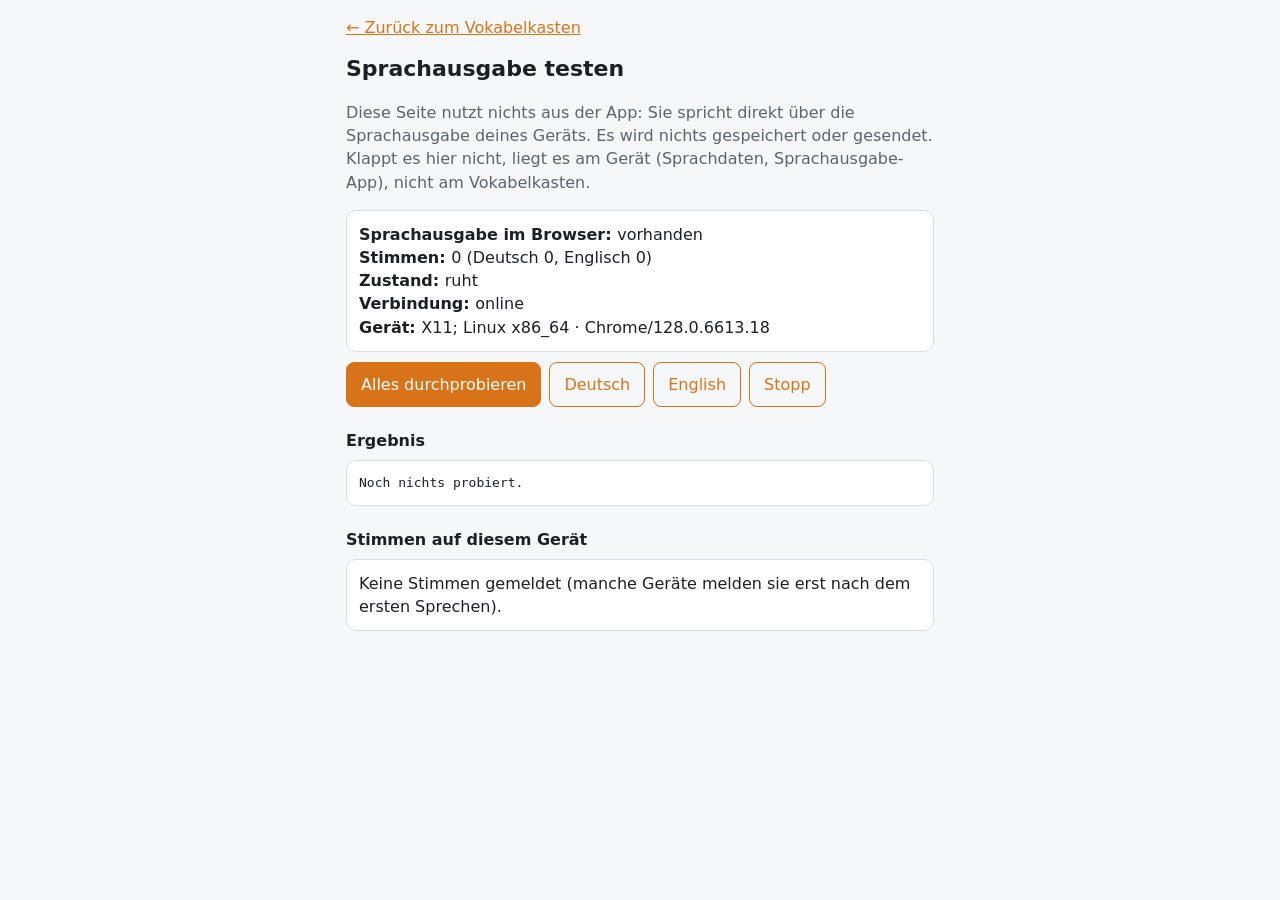
<file: sprachtest.html>
<!DOCTYPE html>
<html lang="de">
<head>
<meta charset="utf-8">
<meta name="viewport" content="width=device-width, initial-scale=1">
<title>Sprachtest – Vokabelkasten</title>
<style>
  :root { --bg:#f6f7f9; --ink:#1d1f23; --soft:#5d636c; --rule:#d9dce1; --card:#fff; --ok:#2f7d4a; --bad:#b3402a; --acc:#d9731a; }
  @media (prefers-color-scheme: dark) { :root { --bg:#15171a; --ink:#ecedef; --soft:#a1a7b0; --rule:#33373d; --card:#1e2125; --ok:#6cc58b; --bad:#ff8a73; --acc:#f08a2e; } }
  * { box-sizing:border-box; }
  body { margin:0; background:var(--bg); color:var(--ink); font:16px/1.45 system-ui, -apple-system, "Segoe UI", Roboto, sans-serif; }
  main { max-width:620px; margin:0 auto; padding:16px 16px 60px; }
  a { color:var(--acc); }
  h1 { font-size:22px; margin:14px 0 6px; }
  h2 { font-size:16px; margin:22px 0 8px; }
  p, small { color:var(--soft); }
  .karte { background:var(--card); border:1px solid var(--rule); border-radius:10px; padding:12px; }
  .zeile { display:flex; gap:8px; flex-wrap:wrap; margin:10px 0; }
  button { font:inherit; padding:10px 14px; border-radius:8px; border:1px solid var(--acc); background:var(--acc); color:#fff; cursor:pointer; }
  button.leise { background:transparent; color:var(--acc); }
  .stimme { display:flex; justify-content:space-between; align-items:center; gap:10px; padding:8px 0; border-top:1px solid var(--rule); }
  .stimme:first-child { border-top:0; }
  .stimme b { display:block; font-weight:600; }
  pre { margin:0; white-space:pre-wrap; word-break:break-word; font:13px/1.5 ui-monospace, Menlo, Consolas, monospace; }
  .ok { color:var(--ok); } .bad { color:var(--bad); }
</style>
</head>
<body>
<main>
  <a href="./">&larr; Zur&uuml;ck zum Vokabelkasten</a>
  <h1>Sprachausgabe testen</h1>
  <p>Diese Seite nutzt nichts aus der App: Sie spricht direkt &uuml;ber die Sprachausgabe deines Ger&auml;ts. Es wird nichts gespeichert oder gesendet.
     Klappt es hier nicht, liegt es am Ger&auml;t (Sprachdaten, Sprachausgabe-App), nicht am Vokabelkasten.</p>

  <div class="karte" id="info"></div>

  <div class="zeile">
    <button type="button" id="alle">Alles durchprobieren</button>
    <button type="button" id="de" class="leise">Deutsch</button>
    <button type="button" id="en" class="leise">English</button>
    <button type="button" id="stopp" class="leise">Stopp</button>
  </div>

  <h2>Ergebnis</h2>
  <div class="karte"><pre id="log">Noch nichts probiert.</pre></div>

  <h2>Stimmen auf diesem Ger&auml;t</h2>
  <div class="karte" id="stimmen"></div>
</main>
<script>
(function () {
  "use strict";
  var ss = window.speechSynthesis || null;
  var logEl = document.getElementById("log"), zeilen = [];
  function log(text, art) {
    var z = new Date().toTimeString().slice(0, 8) + "  " + text;
    zeilen.push(art ? { t: z, a: art } : { t: z });
    logEl.textContent = "";
    zeilen.slice(-40).forEach(function (x) {
      var s = document.createElement("span");
      s.className = x.a || ""; s.textContent = x.t + "\n";
      logEl.appendChild(s);
    });
  }
  function infoZeigen() {
    var v = ss ? ss.getVoices() : [];
    var de = v.filter(function (x) { return /^de/i.test(x.lang); }).length, en = v.filter(function (x) { return /^en/i.test(x.lang); }).length;
    var rows = [
      ["Sprachausgabe im Browser", ss ? "vorhanden" : "FEHLT"],
      ["Stimmen", v.length + " (Deutsch " + de + ", Englisch " + en + ")"],
      ["Zustand", ss ? (ss.speaking ? "spricht" : "ruht") + (ss.paused ? ", pausiert" : "") + (ss.pending ? ", wartet" : "") : "-"],
      ["Verbindung", navigator.onLine ? "online" : "offline"],
      ["Gerät", (navigator.userAgent.match(/\(([^)]+)\)/) || [0, ""])[1] + " · " + (navigator.userAgent.match(/(Chrome|Firefox|Safari|Edg)\/[\d.]+/) || [""])[0]]
    ];
    var box = document.getElementById("info");
    box.textContent = "";
    rows.forEach(function (r) {
      var d = document.createElement("div");
      var b = document.createElement("b"); b.textContent = r[0] + ": ";
      d.appendChild(b); d.appendChild(document.createTextNode(r[1]));
      box.appendChild(d);
    });
  }
  function stimmenZeigen() {
    var box = document.getElementById("stimmen"), v = ss ? ss.getVoices() : [];
    box.textContent = "";
    if (!v.length) { box.textContent = "Keine Stimmen gemeldet (manche Geräte melden sie erst nach dem ersten Sprechen)."; return; }
    v.slice().sort(function (a, b) { return a.lang.localeCompare(b.lang) || a.name.localeCompare(b.name); }).forEach(function (st) {
      var z = document.createElement("div"); z.className = "stimme";
      var t = document.createElement("div");
      var b = document.createElement("b"); b.textContent = st.name;
      var s = document.createElement("small"); s.textContent = st.lang + " · " + (st.localService ? "auf dem Gerät" : "online") + (st.default ? " · Standard" : "");
      t.appendChild(b); t.appendChild(s);
      var k = document.createElement("button"); k.type = "button"; k.className = "leise"; k.textContent = "▶";
      k.addEventListener("click", function () { sprich(probeText(st.lang), st.lang, { voice: st, name: st.name }); });
      z.appendChild(t); z.appendChild(k);
      box.appendChild(z);
    });
  }
  function probeText(lang) { return /^de/i.test(lang) ? "Hallo! Das ist ein Test der Sprachausgabe." : "Hello! This is a test of the speech output."; }

  // Spricht einen Text und meldet das Ergebnis; liefert ein Versprechen mit "ok" oder dem Fehlercode
  function sprich(text, lang, opt) {
    opt = opt || {};
    return new Promise(function (fertig) {
      if (!ss) { log("Keine Sprachausgabe im Browser.", "bad"); fertig("keine"); return; }
      var name = opt.name || "Standardstimme", u = new SpeechSynthesisUtterance(text), erledigt = false, gestartet = false;
      u.lang = lang;
      if (opt.voice) u.voice = opt.voice;
      u.rate = opt.rate || 1;
      function ende(erg, art) {
        if (erledigt) return; erledigt = true; clearTimeout(uhr);
        log((art === "bad" ? "✗ " : "✓ ") + lang + " · " + name + " · Tempo " + u.rate + ": " + erg, art);
        fertig(erg);
      }
      u.onstart = function () { gestartet = true; };
      u.onend = function () { ende(gestartet ? "ok" : "ok (ohne Start-Meldung)", "ok"); };
      u.onerror = function (e) { ende("Fehler " + (e && e.error), "bad"); };
      var uhr = setTimeout(function () { ende(gestartet ? "kein Ende gemeldet" : "keine Reaktion nach 8 s", "bad"); }, 8000);
      try { ss.cancel(); if (ss.paused) ss.resume(); } catch (x) {}
      setTimeout(function () { ss.speak(u); }, 150);
    });
  }
  async function alle() {
    zeilen = []; log("Test l\u00e4uft \u2026");
    var l = ss ? ss.getVoices() : [];
    var deV = l.filter(function (x) { return /^de/i.test(x.lang); })[0], enV = l.filter(function (x) { return /^en/i.test(x.lang); })[0];
    var erg = [];
    erg.push(await sprich(probeText("de-DE"), "de-DE"));
    erg.push(await sprich(probeText("de-DE"), "de-DE", { rate: 1.4, name: "Standardstimme, schnell" }));
    if (deV) erg.push(await sprich(probeText("de-DE"), deV.lang, { voice: deV, name: deV.name }));
    erg.push(await sprich(probeText("en-GB"), "en-GB"));
    if (enV) erg.push(await sprich(probeText("en-GB"), enV.lang, { voice: enV, name: enV.name }));
    var gut = erg.filter(function (x) { return /^ok/.test(x); }).length, schlecht = erg.length - gut;
    log("");
    if (!schlecht) log("\u2713 Alles in Ordnung: Die Sprachausgabe des Ger\u00e4ts funktioniert. Klappt es im Vokabelkasten trotzdem nicht, bitte melden.", "ok");
    else if (!gut) {
      log("\u2717 Nichts wird gesprochen, auch die Standardstimme nicht. Die Sprachausgabe des Ger\u00e4ts (nicht die App) h\u00e4ngt oder ist kaputt. Der Reihe nach probieren:", "bad");
      log("1. Handy neu starten und hier noch einmal testen.\n2. Einstellungen \u2192 Apps \u2192 \u201eSprachdienste von Google\u201c (Speech Services by Google) \u2192 Speicher \u2192 Cache leeren; im Play Store aktualisieren.\n3. Einstellungen \u2192 Sprache & Eingabe \u2192 Text-in-Sprache-Ausgabe: Engine \u201eSprachdienste von Google\u201c, \u201eBeispiel anh\u00f6ren\u201c tippen - klappt das auch nicht, ist es sicher nicht die App.\n4. Dort Sprachdaten f\u00fcr Deutsch und Englisch (neu) installieren.\n5. Chrome aktualisieren.");
    } else log("Teilweise: " + gut + " von " + erg.length + " klappen. Stimmen, die fehlschlagen, in den Spracheinstellungen neu installieren; die anderen funktionieren.", "bad");
  }
  document.getElementById("alle").addEventListener("click", alle);
  document.getElementById("de").addEventListener("click", function () { sprich(probeText("de-DE"), "de-DE"); });
  document.getElementById("en").addEventListener("click", function () { sprich(probeText("en-GB"), "en-GB"); });
  document.getElementById("stopp").addEventListener("click", function () { if (ss) ss.cancel(); });
  infoZeigen(); stimmenZeigen();
  if (ss && ss.addEventListener) ss.addEventListener("voiceschanged", function () { infoZeigen(); stimmenZeigen(); });
  setTimeout(function () { infoZeigen(); stimmenZeigen(); }, 800);
})();
</script>
</body>
</html>
</file>
<file: app.css>
/* Vokabelkasten - Gestaltung (ausgelagert aus index.html, 2026-09-29). Designs über :root[data-theme] bzw. html[data-thema]. */
  :root {
    --ink: #17202b;
    --ink-soft: #5a6674;
    --paper: #f6f7f9;
    --card: #ffffff;
    --rule: #d6dae0;
    --indigo: #3d4f8f;
    --moss: #2f6b4f;
    --clay: #9c6b45;
    --mark: #a8741a;
    --tab: #e6e9ed;
    --auf-ink: #ffffff;
    --merk-bg: #fdf3e7;
    --merk-rule: #e0c9a6;
    --alarm-bg: #f8e3dc;
    --alarm-rule: #d9a898;
    --alarm-ink: #8d2f20;
  }

  /* Dunkel: kühl und kontrastarm genug fürs Abendlicht */
  html[data-thema="dunkel"] {
    --ink: #e4e7ea;
    --ink-soft: #949ea9;
    --paper: #15181c;
    --card: #1e2228;
    --rule: #343b44;
    --indigo: #93a6dc;
    --moss: #6cbc91;
    --clay: #c58f68;
    --mark: #d6a85e;
    --tab: #262b32;
    --auf-ink: #15181c;
    --merk-bg: #2a2418;
    --merk-rule: #4a3f28;
    --alarm-bg: #33221c;
    --alarm-rule: #5c3a2e;
    --alarm-ink: #f0a591;
  }

  /* Nacht: warme Töne, so wenig Blau wie möglich */
  html[data-thema="nacht"] {
    --ink: #eee0cb;
    --ink-soft: #b3a189;
    --paper: #17120e;
    --card: #211a14;
    --rule: #3b3026;
    --indigo: #d9a441;
    --moss: #a8b06a;
    --clay: #cf9061;
    --mark: #e0b057;
    --tab: #2a2118;
    --auf-ink: #17120e;
    --merk-bg: #2c2114;
    --merk-rule: #4d3a22;
    --alarm-bg: #36211a;
    --alarm-rule: #5e3a2c;
    --alarm-ink: #f2ab8a;
  }
  @media (prefers-color-scheme: dark) {
    html[data-thema="auto"] {
      --ink: #e4e7ea; --ink-soft: #949ea9; --paper: #15181c; --card: #1e2228;
      --rule: #343b44; --indigo: #93a6dc; --moss: #6cbc91; --clay: #c58f68;
      --mark: #d6a85e; --tab: #262b32; --auf-ink: #15181c;
      --merk-bg: #2a2418; --merk-rule: #4a3f28;
      --alarm-bg: #33221c; --alarm-rule: #5c3a2e; --alarm-ink: #f0a591;
    }
  }

  /* Vintage-Designs wie im Sport Timer: „Retro“ (rot-blaue Zierstreifen), „C60“
     (Kassetten-Look) und „Tapedeck“ (dunkles Hi-Fi-Deck). Bewusst nur mit Systemschriften:
     die App lädt nach dem Start nichts von außen, auch keine Schriftarten. */
  html[data-vintage] {
    --f-head: "Avenir Next Condensed", "Roboto Condensed", "sans-serif-condensed", "Bahnschrift Condensed", "Arial Narrow", sans-serif;
    --f-body: "Avenir Next Condensed", "Roboto Condensed", "sans-serif-condensed", "Bahnschrift SemiCondensed", "Arial Narrow", system-ui, sans-serif;
    /* keine Schreibmaschinenschrift mehr: normale, klare Grotesk (der Name --f-mono bleibt, damit alle Stellen sie weiter nutzen) */
    --f-mono: "Helvetica Neue", Helvetica, Roboto, "Segoe UI", Arial, sans-serif;
    --f-label: "Helvetica Neue", Helvetica, Roboto, Arial, sans-serif;
    --f-brand: "Helvetica Neue", "Arial Black", Roboto, Arial, sans-serif;
    /* ruhig gehalten: flache Tasten, leichte Schatten (das Tapedeck setzt unten eigene Werte) */
    --raised: #faf7f0;
    --btn-shine: rgba(255,255,255,0);
    --btn-shadow: 0 1px 1px rgba(60,48,30,.08);
    --btn-lift: 0 1px 2px rgba(0,0,0,.12);
    --field: #fdfbf7;
    --text-sub: #4f4a41;
    --on-accent: #ffffff;
    /* Zählwerk-Gehäuse: bei Retro und C60 hell wie eine Instrumententafel, die Fenster
       dunkel eingefasst; das Tapedeck setzt unten ein schwarzes Gehäuse */
    --housing-top: #efeae0; --housing-bot: #efeae0;
    --housing-border: rgba(60,48,30,.14);
    --housing-shadow: 0 1px 2px rgba(60,48,30,.08);
    --window-frame: rgba(40,32,20,.25);
    --sel-label: var(--accent-ink);
    --tc-text: #1f1d1a; --tc-edge: #d8cfbb; --box-label: #5f594e;
    /* Walzen: sanfte Wölbung statt tiefer Schatten */
    --walze-woelbung: linear-gradient(180deg,
      rgba(40,30,15,.32) 0%, rgba(40,30,15,.1) 16%, rgba(40,30,15,0) 32%,
      rgba(40,30,15,0) 68%, rgba(40,30,15,.1) 84%, rgba(40,30,15,.34) 100%);
    --walze-rand: inset 0 1px 1px rgba(0,0,0,.18), inset 0 -1px 1px rgba(0,0,0,.14);
    --glas: linear-gradient(162deg, rgba(255,255,255,.1) 0%, rgba(255,255,255,0) 38%);
    --stripe-left: 8px;
    --tex: url("data:image/svg+xml,%3Csvg xmlns='http://www.w3.org/2000/svg' width='180' height='180'%3E%3Cfilter id='p'%3E%3CfeTurbulence type='fractalNoise' baseFrequency='.8' numOctaves='3' stitchTiles='stitch'/%3E%3CfeColorMatrix values='0 0 0 0 .32 0 0 0 0 .27 0 0 0 0 .18 0 0 0 .06 0'/%3E%3C/filter%3E%3Crect width='180' height='180' filter='url(%23p)'/%3E%3C/svg%3E");
  }
  
  html[data-thema="kodak"] {
    color-scheme: light;
    --ink: #1d1b18; --ink-soft: #6b6558; --paper: #f5f2ea; --card: #fbf9f4; --rule: #e1dacb;
    --indigo: #d45a12; --moss: #2f6b4f; --clay: #e1251b; --mark: #d9820f; --tab: #f0ece2; --auf-ink: #ffffff;
    --merk-bg: #fdf1dc; --merk-rule: #efcf98;
    --alarm-bg: #fbe2dc; --alarm-rule: #eba99a; --alarm-ink: #b3170f;
    --accent: #ef7b17; --accent-ink: #d45a12; --title-color: #e1251b; --section-color: #e1251b;
    --line-1: #e1251b; --line-2: #f6b01e;
    --again-bg: #e1251b; --again-ink: #ffffff; --known-bg: #f6b01e; --known-ink: #2a1a00;
    --tc-face: #f7efdc; --tc-edge: #d9ccb0;
    --housing-top: #f3ecdd; --housing-bot: #f3ecdd; --box-label: #5a4d38;
    --stripes-w: 27px;
    --stripes: linear-gradient(90deg, #e1251b 0 9px, #f07c16 9px 18px, #f8b31c 18px 27px);
  }
  /* Tapedeck: glattes schwarzes Gehäuse, gebürstete Frontplatten, Rack-Leiste mit
     Schraublöchern, bernsteinfarben beleuchtetes Zählwerk */
  
  * { box-sizing: border-box; -webkit-tap-highlight-color: transparent; }
  html, body { height: 100%; }
  body {
    margin: 0;
    background: var(--paper);
    color: var(--ink);
    font-family: system-ui, -apple-system, "Segoe UI", Roboto, sans-serif;
    font-size: 16px;
    line-height: 1.5;
    display: flex;
    flex-direction: column;
    padding: env(safe-area-inset-top) env(safe-area-inset-right) env(safe-area-inset-bottom) env(safe-area-inset-left);
  }
  .serif { font-family: "Iowan Old Style", "Palatino Linotype", Palatino, Georgia, serif; }

  header {
    padding: 14px 20px 10px;
    border-bottom: 1px solid var(--rule);
    display: flex; align-items: baseline; justify-content: space-between; gap: 12px;
  }
  header h1 { font-size: 19px; margin: 0; font-weight: 600; }
  #status { font-size: 13px; color: var(--ink-soft); white-space: nowrap; }

  main { flex: 1; overflow-y: auto; -webkit-overflow-scrolling: touch; padding: 16px 20px 28px; }
  .view { display: none; max-width: 34rem; margin: 0 auto; }
  .view.active { display: block; }

  .controls { display: flex; gap: 8px; margin-bottom: 16px; flex-wrap: wrap; }
  #sel-fach { flex: none; }
  select {
    font: inherit; font-size: 14px;
    padding: 8px 10px;
    border: 1px solid var(--rule); border-radius: 3px;
    background: var(--card); color: var(--ink);
    max-width: 100%;
  }
  #sel-kat { flex: 1; min-width: 0; }
  select:focus-visible { outline: 2px solid var(--indigo); outline-offset: 1px; }

  .boxes { display: flex; gap: 4px; margin-bottom: 14px; }
  .box {
    flex: 1; text-align: center; padding: 5px 2px 4px;
    background: var(--tab); border-radius: 3px 3px 0 0;
    border-bottom: 3px solid var(--rule);
    font-size: 11px; color: var(--ink-soft);
  }
  .box.filled { border-bottom-color: var(--indigo); color: var(--ink); }
  .box { cursor: pointer; font-family: inherit; }
  .box.gewaehlt {
    background: var(--card); color: var(--ink);
    border-bottom-color: var(--ink); border-bottom-width: 3px;
    box-shadow: inset 0 1px 0 var(--rule), inset 1px 0 0 var(--rule), inset -1px 0 0 var(--rule);
  }
  .box b { display: block; font-size: 16px; font-weight: 600; }

  .meldung {
    text-align: center; font-size: 13px; color: var(--ink-soft);
    margin: -4px 0 12px; min-height: 1.2em;
  }
  .meldung-wann { white-space: nowrap; }
  /* Fotos */
  .k-bild { display: block; max-width: 100%; max-height: 38vh; margin: 12px auto 4px; border-radius: 10px; object-fit: contain; }
  .k-bild[hidden] { display: none; }
  .ed-bild { display: flex; flex-wrap: wrap; align-items: center; gap: 8px; margin: 4px 0 12px; }
  .ed-bild img { width: 72px; height: 72px; object-fit: cover; border-radius: 8px; border: 1px solid var(--rule); }
  .ed-bild img[hidden], .ed-bild button[hidden] { display: none; }
  .ed-bild button { margin: 0; padding: 9px 12px; font-size: 14px; }
  #sn-foto { flex: 0 0 auto; padding-left: 14px; padding-right: 14px; }
  /* Kästen */
  .kasten-leiste { display: flex; gap: 8px; overflow-x: auto; margin: 0 -2px 12px; padding: 2px; scrollbar-width: none; }
  .kasten-leiste::-webkit-scrollbar { display: none; }
  .kasten-reiter { flex: 0 0 auto; padding: 8px 14px; border-radius: 999px; border: 1px solid var(--rule); background: var(--card); color: var(--ink);
    font-size: 14px; font-weight: 600; white-space: nowrap; }
  .kasten-reiter.an { background: var(--k); border-color: var(--k); color: #fff; }
  .kasten-reiter.plus { width: 40px; padding: 8px 0; font-size: 18px; line-height: 1; color: var(--ink-soft); }
  .kasten-punkte { display: flex; justify-content: center; gap: 7px; margin: 10px 0 0; }
  .kasten-punkte[hidden] { display: none; }
  .kasten-punkte i { width: 7px; height: 7px; border-radius: 50%; background: var(--rule); }
  .kasten-punkte i.an { background: var(--kasten); transform: scale(1.3); }
  .kasten-punkte i.plus { background: none; box-shadow: inset 0 0 0 1.5px var(--rule); }
  .st-hero { background: linear-gradient(145deg, color-mix(in srgb, var(--kasten, #ef7b17) 78%, #fff) 0%, var(--kasten, #ef7b17) 50%, color-mix(in srgb, var(--kasten, #ef7b17) 85%, #000) 100%) !important;
    box-shadow: 0 10px 26px color-mix(in srgb, var(--kasten, #ef7b17) 28%, transparent), 0 2px 6px color-mix(in srgb, var(--kasten, #ef7b17) 18%, transparent) !important; }
  .st-cta { color: var(--kasten, #d4580a) !important; }
  /* Wischen zwischen Kästen: die Startseite folgt dem Finger (Bewegung per JS), ohne seitliches Scrollen */
  #view-start { touch-action: pan-y; will-change: transform; }
  main { overflow-x: clip; }
  @media (prefers-reduced-motion: reduce) { #view-start { transition: none !important; } }
  .kasten-dialog { position: fixed; inset: 0; z-index: 60; background: rgba(0,0,0,.45); display: flex; align-items: flex-end; justify-content: center; }
  .kasten-dialog[hidden] { display: none; }
  .kasten-karte { width: 100%; max-width: 560px; background: var(--card); color: var(--ink); border-radius: 20px 20px 0 0;
    padding: 20px 18px calc(18px + env(safe-area-inset-bottom)); }
  .kasten-karte h2 { margin: 0 0 12px; }
  .kasten-knoepfe { display: flex; gap: 10px; margin-top: 6px; }
  .kasten-knoepfe button { flex: 1; }
  .kasten-reiter { -webkit-touch-callout: none; -webkit-user-select: none; user-select: none; }
  .kasten-karte .note { margin: -6px 0 14px; }
  .km-knoepfe { display: flex; flex-direction: column; gap: 10px; }
  .km-knoepfe button { min-height: 52px; display: flex; align-items: center; justify-content: center; gap: 10px; font-size: 16px; }
  .km-knoepfe svg { width: 20px; height: 20px; fill: none; stroke: currentColor; stroke-width: 2; stroke-linecap: round; stroke-linejoin: round; }
  .km-knoepfe .km-weg { color: var(--alarm-ink); border-color: var(--alarm-rule); }
  .km-reihe { display: flex; gap: 10px; }
  .km-reihe button { flex: 1; }
  .km-knoepfe button:disabled { opacity: .4; }
  .kv-korb { margin: 14px 0 2px; font-size: 13px; font-weight: 600; color: var(--ink-soft); }
  .kv-zeile { display: flex; align-items: center; gap: 8px; padding: 8px 0; border-top: 1px solid var(--rule); }
  .kv-zeile:first-child { border-top: 0; }
  .kv-name { flex: 1; font-weight: 600; display: flex; align-items: center; gap: 8px; min-width: 0; }
  .kv-name::before { content: ""; width: 10px; height: 10px; border-radius: 50%; background: var(--k); flex: none; }
  .kv-zeile button { padding: 7px 10px; font-size: 13px; margin: 0; }
  /* Wissenskasten: nur der englische Beispielsatz-Vorschlag passt nicht. Quiz-Duell und Sprechen gibt es in jedem Kasten
     (per langem Drücken lässt sich die Kachel verkleinern) */
  html[data-wissen] #sn-vorschlag { display: none !important; }
  html[data-wissen] .zelle.en { font-style: normal; }
  /* Eintippen (nur wenn in den Einstellungen gewählt) */
  .eingabe { display: flex; gap: 8px; margin: 14px 0 0; }
  .eingabe input[type=text] { flex: 1 1 auto; min-width: 0; margin: 0; font-size: 17px; }
  .eingabe button { flex: 0 0 auto; }
  .eingabe-ergebnis { margin: 10px 2px 0; font-size: 14px; line-height: 1.4; text-align: center; }
  .eingabe-ergebnis.ok b { color: var(--moss); }
  .eingabe-ergebnis.falsch b { color: var(--clay); }
  .eingabe-ergebnis q { font-style: italic; }
  .grade button.vorschlag { box-shadow: 0 0 0 3px var(--accent, var(--ink)); }
  .bsp b { font-weight: 700; font-style: normal; color: var(--ink); }
  .meldung b { font-weight: 600; color: var(--ink); }
  .card {
    background: var(--card);
    border: 1px solid var(--rule); border-radius: 4px;
    box-shadow: 0 1px 0 var(--rule), 3px 3px 0 -1px var(--card), 3px 3px 0 var(--rule);
    padding: 34px 22px; min-height: 240px;
    display: flex; flex-direction: column; align-items: center; justify-content: center;
    text-align: center; cursor: pointer; width: 100%; font: inherit; color: inherit;
  }
  .card:focus-visible { outline: 2px solid var(--indigo); outline-offset: 3px; }
  .card .kat { font-size: 12px; color: var(--ink-soft); margin-bottom: 18px; }
  .card .front { font-size: 27px; line-height: 1.25; }
  .card .divider { width: 46px; height: 1px; background: var(--rule); margin: 20px 0; }
  .card .back { font-size: 23px; color: var(--indigo); line-height: 1.3; }
  .card .bsp { font-size: 15px; color: var(--ink-soft); margin-top: 16px; font-style: italic; line-height: 1.45; }
  .card .hint { font-size: 13px; color: var(--ink-soft); margin-top: 24px; }
  /* Wischen: Karte folgt dem Finger, Stempel zeigt die Bewertung */
  .card { position: relative; }
  #trainer.wischbar .card.offen { touch-action: pan-y; }
  .card.zieht { transition: none !important; }
  .card.fliegt { transition: transform .22s ease-in, opacity .22s ease-in; }
  .card.zurueck { transition: transform .25s cubic-bezier(.3,1.6,.5,1); }
  .card.rein { animation: karteRein .22s ease-out; }
  @keyframes karteRein { from { transform: scale(.95); opacity: .3; } to { transform: none; opacity: 1; } }
  .stempel {
    position: absolute; top: 16px; padding: 4px 10px; border: 3px solid currentColor; border-radius: 6px;
    font-size: 18px; font-weight: 800; letter-spacing: .08em; text-transform: uppercase;
    opacity: 0; pointer-events: none;
  }
  .stempel.gewusst { left: 16px; color: var(--moss); transform: rotate(-12deg); }
  .stempel.nochmal { right: 16px; color: var(--clay); transform: rotate(12deg); }
  html[data-vintage] .stempel { font-family: var(--f-mono); }

  .grade { display: flex; gap: 10px; margin-top: 16px; }
  .grade button { flex: 1; line-height: 1.25; }
  .haupt { display: block; }
  .neben { display: block; font-size: 11px; opacity: .8; margin-top: 3px; }
  /* 4 Knöpfe (Nochmal, Schwer, Gut, Leicht): enger, damit sie auch auf dem Handy in eine Reihe passen */
  .grade.vier { gap: 6px; }
  .grade.vier button { padding: 12px 4px; min-width: 0; }

  button {
    font: inherit; padding: 13px 16px; border-radius: 3px;
    border: 1px solid var(--ink); background: var(--ink); color: var(--auf-ink); cursor: pointer;
  }
  button.ghost { background: transparent; color: var(--ink); border-color: var(--rule); }
  button.again { background: var(--clay); border-color: var(--clay); color: #fff; }
  button.known { background: var(--moss); border-color: var(--moss); color: #fff; }
  button:focus-visible { outline: 2px solid var(--indigo); outline-offset: 2px; }

  .empty { text-align: center; padding: 34px 10px; color: var(--ink-soft); }
  .empty p { margin: 0 0 18px; }

  label { display: block; font-size: 13px; color: var(--ink-soft); margin-bottom: 5px; }
  input[type=text], input[type=search] {
    width: 100%; font: inherit; padding: 11px 12px;
    border: 1px solid var(--rule); border-radius: 3px;
    background: var(--card); color: var(--ink); margin-bottom: 14px;
  }
  input:focus { outline: 2px solid var(--indigo); outline-offset: -1px; border-color: var(--indigo); }
  #neu-kat { width: 100%; margin-bottom: 16px; }

  ol.list { list-style: none; padding: 0; margin: 4px 0 0; }
  ol.list li {
    display: grid;
    grid-template-columns: 1.7em 1fr 1.15fr auto;
    column-gap: 8px; row-gap: 3px;
    align-items: baseline;
    padding: 10px 0; border-bottom: 1px solid var(--rule);
  }
  .zelle { min-width: 0; overflow-wrap: break-word; -webkit-hyphens: auto; hyphens: auto; }
  .zelle.de { grid-column: 2; }
  .zelle.en {
    grid-column: 3; font-size: 15px; color: var(--ink-soft);
    border-left: 1px solid var(--rule); padding-left: 9px;
    -webkit-hyphens: manual; hyphens: manual;   /* englische Wörter nicht nach deutschen Regeln trennen */
  }
  .steuer { grid-column: 4; grid-row: 1; display: flex; align-items: center; gap: 1px; }
  .bsp-zeile {
    grid-column: 2 / 5;
    margin-top: 2px; font-size: 13px; color: var(--ink-soft);
    font-style: italic; line-height: 1.4;
  }
  .zelle.verdeckt {
    background: var(--tab); border-radius: 2px;
    color: transparent; cursor: pointer;
  }
  .zelle.verdeckt.auf { background: none; color: inherit; }
  .zelle.en.verdeckt { color: transparent; }
  /* Englisch anhören: Tipp aufs Wort, das kleine Symbol dahinter zeigt es an */
  .zelle.en.hoerbar { cursor: pointer; }
  .hoer-mini { display: inline-block; width: 14px; height: 14px; margin-left: 5px; vertical-align: -2px; color: var(--ink-soft); opacity: .6; }
  .hoer-mini svg { display: block; width: 100%; height: 100%; }
  .zelle.en.verdeckt:not(.auf) .hoer-mini { visibility: hidden; }
  .zelle.en.spricht, .zelle.en.spricht .hoer-mini { color: var(--indigo); opacity: 1; }
  html[data-vintage] .zelle.en.spricht, html[data-vintage] .zelle.en.spricht .hoer-mini { color: var(--accent-ink); }
  .zelle.en.hoerbar:focus-visible { outline: 2px solid var(--indigo); outline-offset: 2px; }
  .zelle.en.verdeckt.auf { color: var(--ink-soft); }
  .num {
    grid-column: 1; grid-row: 1;
    font-size: 12px; color: var(--ink-soft);
    text-align: right; font-variant-numeric: tabular-nums;
  }
  .fach { font-size: 11px; color: var(--ink-soft); white-space: nowrap; min-width: 1.4em; }
  .fachsel {
    flex: none; font-size: 11px; padding: 3px 1px 3px 3px;
    border: 1px solid var(--rule); border-radius: 2px;
    background: var(--card); color: var(--ink-soft);
  }
  .edit-btn { background: none; border: none; color: var(--ink-soft); padding: 3px 2px 3px 3px; line-height: 0; flex: none; }
  .edit-btn svg { display: block; }
  /* Zeile im Bearbeiten-Modus: klappt zu einem kleinen Formular auf */
  ol.list li.bearbeiten { display: block; padding: 12px 0 16px; }
  .edit-kopf { margin: 0 0 10px; font-size: 13px; font-weight: 600; color: var(--ink-soft); }
  li.bearbeiten input[type=text] { margin-bottom: 10px; }
  li.bearbeiten select { width: 100%; margin-bottom: 14px; }
  .edit-knoepfe { display: flex; gap: 8px; }
  .edit-knoepfe button { flex: 1; }
  li.bearbeiten .note { margin: 10px 0 0; }
  li.bearbeiten .rauszeile { margin-top: 4px; }
  /* frisch gespeicherte Zeile leuchtet kurz auf */
  ol.list li.frisch { animation: frisch 1.6s ease-out; }
  @keyframes frisch { from { background: var(--merk-bg); } to { background: transparent; } }
  .star {
    background: none; border: none; color: var(--rule);
    padding: 3px 2px; font-size: 18px; line-height: 1; flex: none;
  }
  .star.on { color: var(--mark); }
  .merkzeile {
    display: flex; justify-content: center; gap: 10px; margin-top: 14px;
  }
  button.pille {
    background: var(--card); color: var(--ink-soft);
    border: 1px solid var(--rule); border-radius: 999px;
    font-size: 14px; padding: 11px 18px; min-height: 44px;
  }
  button.pille.on {
    color: var(--mark); border-color: var(--mark);
    background: var(--merk-bg);
  }
  .merkzeile.zweite { margin-top: 9px; }
  button.pille.schmal { padding: 11px 13px; }
  /* Kasten per Sprache abfragen (Ablauf wie im Quiz, gewertet wie beim Üben) */
  /* So antwortest du: Aufdecken | Schreiben | Sprechen */
  .antwortwahl { margin: 12px 0 0; }
  .antwortwahl button { display: flex; align-items: center; justify-content: center; gap: 6px; min-height: 44px; margin: 0; }
  .antwortwahl svg { width: 17px; height: 17px; flex-shrink: 0; fill: none; stroke: currentColor; stroke-width: 2; stroke-linecap: round; stroke-linejoin: round; }
  /* Einführung */
  #einf { position: fixed; inset: 0; z-index: 75; display: flex; align-items: flex-end; justify-content: center; }
  #einf[hidden], #einf [hidden] { display: none; }
  .einf-inhalt { min-height: min(540px, 82vh); gap: 0; }
  .einf-kopf { display: flex; justify-content: space-between; align-items: center; min-height: 36px; }
  .einf-punkte { display: flex; gap: 6px; align-items: center; }
  .einf-punkte i { width: 7px; height: 7px; border-radius: 4px; background: var(--rule); transition: width .2s ease, background .2s ease; }
  .einf-punkte i.an { width: 20px; background: var(--kasten, #ef7b17); }
  button.einf-weg { background: none; border: none; box-shadow: none; color: var(--ink-soft); font-size: 14px; padding: 8px 2px; min-height: 0; margin: 0; }
  .einf-seite { flex: 1; display: flex; flex-direction: column; align-items: center; justify-content: center; text-align: center; padding: 12px 6px 22px; }
  .einf-ico { width: 88px; height: 88px; border-radius: 26px; display: flex; align-items: center; justify-content: center; margin-bottom: 24px;
    background: color-mix(in srgb, var(--kasten, #ef7b17) 16%, transparent); color: var(--kasten, #ef7b17); }
  .einf-ico svg { width: 46px; height: 46px; fill: none; stroke: currentColor; stroke-width: 1.8; stroke-linecap: round; stroke-linejoin: round; }
  .einf-seite h2 { margin: 0 0 12px; font-size: 24px; line-height: 1.2; }
  .einf-seite p { margin: 0; max-width: 34ch; font-size: 15.5px; line-height: 1.55; color: var(--ink); }
  .einf-seite .einf-notiz { margin-top: 16px; font-size: 13.5px; color: var(--ink-soft); }
  .einf-knoepfe { display: flex; gap: 10px; }
  .einf-knoepfe button { margin: 0; min-height: 50px; }
  #einf-weiter { flex: 1; }
  button.pille:disabled { opacity: .4; }
  .rauszeile { text-align: center; margin-top: 18px; }
  button.leise {
    background: none; border: none; color: var(--ink-soft);
    font-size: 13px; padding: 8px 10px;
    text-decoration: underline; text-underline-offset: 3px;
  }
  .listkopf { display: flex; gap: 8px; align-items: center; margin-bottom: 4px; }
  .listkopf input[type=search] { margin-bottom: 0; }
  button.filt {
    flex: none; background: none; color: var(--ink-soft);
    border: 1px solid var(--rule); padding: 11px 13px; font-size: 16px;
  }
  button.filt.on { color: var(--mark); border-color: var(--mark); }
  #btn-nurkasten.on { color: var(--moss); border-color: var(--moss); }
  .bulk { display: flex; gap: 8px; flex-wrap: wrap; margin: 0 0 6px; }
  .bulk button { padding: 9px 12px; font-size: 14px; }
  .bulk select { padding: 9px 8px; }
  .haken {
    flex: none; width: 20px; height: 20px; margin: 0 1px;
    accent-color: var(--moss); cursor: pointer;
  }
  li.ruht .zelle.de, li.ruht .num { opacity: .55; }
  .anzeige { display: flex; gap: 8px; flex-wrap: wrap; align-items: center; margin: 0 0 8px; }
  .anzeige select, .anzeige button { padding: 8px 10px; font-size: 14px; }
  .anzeige select { flex: 1 1 0; min-width: 0; max-width: 190px; }
  .anzeige button { white-space: nowrap; }
  /* Listenkopf: alle Felder im gleichen Raster, gleich hoch und gleich breit */
  .listraster { display: grid; grid-template-columns: 1fr 1fr; gap: 8px; margin: 8px 0 6px; }
  .listraster > select, .listraster > button {
    width: 100%; min-width: 0; height: 42px; margin: 0; padding: 0 10px;
    font-size: 14px; white-space: nowrap; overflow: hidden; text-overflow: ellipsis;
  }
  .listraster > select { padding-right: 4px; }
  .listraster > .voll { grid-column: 1 / -1; }
  .listraster > [hidden] { display: none; }
  /* Listenkopf, feiner gegliedert: Suche mit Lupe, zwei schlanke Zeilen, darunter „In den Kasten“ als eigene Karte */
  .listkopf input[type=search] {
    padding-left: 36px;
    background: var(--card) url("data:image/svg+xml,%3Csvg xmlns='http://www.w3.org/2000/svg' viewBox='0 0 24 24' fill='none' stroke='%238a8f98' stroke-width='2.2' stroke-linecap='round'%3E%3Ccircle cx='10.5' cy='10.5' r='6.5'/%3E%3Cpath d='M15.5 15.5l5 5'/%3E%3C/svg%3E") no-repeat 12px 50% / 17px;
  }
  .lw-zeile { display: flex; gap: 8px; margin: 8px 0 0; }
  .lw-zeile > select, .lw-zeile > button {
    flex: 1 1 0; min-width: 0; height: 38px; margin: 0; padding: 0 10px;
    font-size: 14px; white-space: nowrap; overflow: hidden; text-overflow: ellipsis;
  }
  .lw-zeile > select { padding-right: 4px; }
  .lw-zeile > button.lw-klein { flex: 0 0 auto; }
  .lw-zeile > [hidden] { display: none; }
  .lw-kasten { margin: 12px 0 2px; padding: 11px 12px 12px; border: 1px solid var(--rule); border-radius: 6px; background: var(--card); }
  .lw-kasten:not(:has(button:not([hidden]))) { display: none; }
  .lw-kasten-titel { margin: 0 0 8px; font-size: 12px; font-weight: 700; letter-spacing: .07em; text-transform: uppercase; color: var(--ink-soft); }
  .lw-kasten-zeile { display: flex; gap: 8px; }
  .lw-kasten-zeile > button { flex: 1 1 auto; min-width: 0; height: 44px; margin: 0; padding: 0 12px; font-weight: 600; white-space: nowrap; overflow: hidden; text-overflow: ellipsis; }
  .lw-kasten-zeile > select { flex: 0 0 auto; height: 44px; margin: 0; }
  .lw-kasten-zeile > [hidden] { display: none; }
  .lw-kasten-zeile:not(:has(> :not([hidden]))) { display: none; }
  .lw-kasten-weitere { margin: 8px 0 0; }
  .lw-kasten-weitere > button { height: 38px; }
  .lw-kasten-zeile:not(:has(> :not([hidden]))) + .lw-kasten-weitere { margin-top: 0; }

  h2 { font-size: 15px; font-weight: 600; margin: 0 0 14px; }

  .abschnitt {
    border: 1px solid var(--rule); border-radius: 3px;
    background: var(--card); margin-bottom: 8px;
  }
  .abschnitt summary {
    list-style: none; cursor: pointer;
    padding: 13px 40px 13px 15px; position: relative;
  }
  .abschnitt summary::-webkit-details-marker { display: none; }
  .abschnitt summary::after {
    content: "";
    position: absolute; right: 17px; top: 50%;
    width: 8px; height: 8px; margin-top: -6px;
    border-right: 2px solid var(--ink-soft);
    border-bottom: 2px solid var(--ink-soft);
    transform: rotate(45deg);
    transition: transform .15s ease;
  }
  .abschnitt[open] summary::after { transform: rotate(-135deg); margin-top: -2px; }
  .abschnitt summary:focus-visible { outline: 2px solid var(--indigo); outline-offset: -2px; }
  .ab-titel { display: block; font-size: 15px; font-weight: 600; color: var(--ink); }
  .ab-unter { display: block; font-size: 12.5px; color: var(--ink-soft); margin-top: 2px; }
  .ab-inhalt { padding: 2px 15px 16px; border-top: 1px solid var(--rule); padding-top: 14px; }
  .ab-inhalt > *:last-child { margin-bottom: 0 !important; }
  .abschnitt.warnt { border-color: var(--alarm-ink); border-width: 2px; }
  /* Zeile, die eine andere Seite öffnet (Datenschutz) - sieht aus wie ein Abschnitt, Pfeil nach rechts */
  a.ab-link { display: block; position: relative; padding: 13px 40px 13px 15px; text-decoration: none; color: inherit; }
  a.ab-link::after {
    content: ""; position: absolute; right: 18px; top: 50%;
    width: 8px; height: 8px; margin-top: -4px;
    border-right: 2px solid var(--ink-soft); border-bottom: 2px solid var(--ink-soft);
    transform: rotate(-45deg);
  }
  a.ab-link:focus-visible { outline: 2px solid var(--indigo); outline-offset: -2px; }
  .du-ds { margin: 6px 0 12px; }
  .du-ds a { color: var(--ink-soft); }
  .abschnitt.warnt .ab-titel { color: var(--alarm-ink); }
  @media (prefers-reduced-motion: reduce) {
    .abschnitt summary::after { transition: none; }
  }
  h2.spaced { margin-top: 32px; }
  .note { font-size: 13px; color: var(--ink-soft); margin: 10px 0 20px; }
  .stack { display: flex; flex-direction: column; gap: 10px; }

  nav { display: flex; border-top: 1px solid var(--rule); background: var(--card); }
  nav button {
    flex: 1; background: none; border: none; border-radius: 0;
    color: var(--ink-soft); padding: 13px 2px 16px; font-size: 12.5px;
    white-space: nowrap; min-width: 0; overflow: hidden; text-overflow: ellipsis;
  }
  @media (max-width: 380px) { nav button { font-size: 11px; letter-spacing: -.01em; } }
  nav button[aria-current="page"] { color: var(--ink); box-shadow: inset 0 2px 0 var(--indigo); }

  .hilfe {
    background: var(--card); border: 1px solid var(--rule); border-radius: 3px;
    padding: 12px 14px; margin-bottom: 16px; font-size: 13px; color: var(--ink-soft);
  }
  .hilfe p { margin: 0 0 8px; }
  .hilfe p:last-child { margin-bottom: 0; }
  .hilfe pre {
    margin: 0 0 8px; padding: 8px 10px; background: var(--paper);
    border-radius: 2px; font-family: ui-monospace, Menlo, monospace;
    font-size: 12px; color: var(--ink); overflow-x: auto;
  }
  /* Ablage zum Einfügen: Datei hineinziehen, wählen oder aus der Zwischenablage */
  .ablage { display: flex; flex-direction: column; align-items: center; gap: 10px; margin: 4px 0 14px; padding: 16px 12px;
    border: 2px dashed var(--rule); border-radius: 10px; text-align: center; color: var(--ink-soft); font-size: 14px; transition: border-color .15s, background .15s; }
  .ablage.drueber { border-color: var(--indigo); background: color-mix(in srgb, var(--indigo) 8%, transparent); color: var(--ink); }
  .ablage-knoepfe { display: flex; flex-wrap: wrap; gap: 8px; justify-content: center; }
  .ablage-knoepfe button { margin: 0; padding: 10px 14px; font-size: 14px; }
  @media (hover: none) { .ablage-text { display: none; } }   /* am Handy gibt es kein Hineinziehen */
  /* Foto einer Liste mit kurzer Anleitung; im Bild muss Text markierbar bleiben (Live Text auf dem iPhone) */
  .foto-hilfe { display: flex; flex-direction: column; gap: 10px; margin: -4px 0 14px; padding: 12px;
    border: 1px solid var(--rule); border-radius: 10px; background: var(--card); }
  .foto-hilfe img { display: block; width: 100%; max-height: 55vh; object-fit: contain; border-radius: 8px; background: var(--rule);
    -webkit-touch-callout: default; -webkit-user-select: auto; user-select: auto; }
  .foto-hilfe ol { margin: 0; padding-left: 20px; font-size: 14px; line-height: 1.5; color: var(--ink); }
  .foto-hilfe li + li { margin-top: 4px; }
  .foto-hilfe[hidden], .foto-hilfe button[hidden] { display: none; }
  #einfuegen {
    width: 100%; min-height: 120px; margin-bottom: 8px;
    font-family: ui-monospace, Menlo, monospace; font-size: 12px;
    border: 1px solid var(--rule); border-radius: 3px; padding: 9px;
    background: var(--card); color: var(--ink);
  }
  #einfuegen:focus { outline: 2px solid var(--indigo); outline-offset: -1px; }
  .zeile-check {
    display: flex; align-items: center; gap: 8px;
    font-size: 14px; color: var(--ink); margin-bottom: 16px;
  }
  .zeile-check input { width: 18px; height: 18px; accent-color: var(--moss); }
  #hinweisbar {
    display: flex; align-items: center; gap: 10px;
    padding: 10px 16px; font-size: 13px; line-height: 1.35;
    background: var(--merk-bg); border-bottom: 1px solid var(--merk-rule);
  }
  #hinweisbar.rot {
    background: var(--alarm-bg);
    border-bottom: 1px solid var(--alarm-rule);
    box-shadow: inset 0 3px 0 var(--alarm-ink);
    color: var(--alarm-ink);
  }
  #hinweisbar.rot strong { display: block; }
  #hinweisbar.rot button:not(.weg) {
    background: var(--alarm-ink); border-color: var(--alarm-ink); color: #fff;
  }
  #hinweisbar.rot button.weg { color: var(--alarm-ink); }
  #hinweisbar span { flex: 1; }
  #hinweisbar button { padding: 7px 12px; font-size: 13px; flex: none; }
  #hinweisbar button.weg {
    background: none; border: none; color: var(--ink-soft);
    font-size: 18px; padding: 2px 4px;
  }
  .themawahl { display: flex; gap: 8px; flex-wrap: wrap; margin-bottom: 12px; }
  .themawahl button {
    flex: 1; min-width: 92px;
    background: var(--card); color: var(--ink);
    border: 1px solid var(--rule); padding: 11px 8px; font-size: 14px;
  }
  .themawahl:not(.vintage) button { min-width: 0; padding-left: 4px; padding-right: 4px; }
  .themawahl button[aria-pressed="true"] {
    background: var(--ink); color: var(--auf-ink); border-color: var(--ink);
  }
  #sel-tempo { width: 100%; margin-bottom: 12px; }
  /* Einstellungen: Grundfunktionen offen auf einen Blick */
  .schnell { border: 1px solid var(--rule); border-radius: 3px; background: var(--card); padding: 4px 15px; margin-bottom: 14px; }
  .sk-block { padding: 14px 0; }
  .sk-block + .sk-block { border-top: 1px solid var(--rule); }
  .sk-block > :last-child { margin-bottom: 0 !important; }
  .sk-titel { margin: 0 0 10px; font-size: 15px; font-weight: 600; color: var(--ink); }
  .sk-block .modus { margin-bottom: 10px; }
  .fassung-fuss { text-align: center; font-size: 12px; color: var(--ink-soft); margin: 18px 0 4px; }
  .tempofelder { display: flex; gap: 8px; margin-bottom: 10px; }
  .tempofelder label {
    flex: 1; font-size: 12px; color: var(--ink-soft);
    display: flex; flex-direction: column; gap: 4px; margin: 0;
  }
  .tempofelder input {
    width: 100%; font: inherit; font-size: 15px; padding: 9px 6px;
    text-align: center; border: 1px solid var(--rule); border-radius: 3px;
    background: var(--card); color: var(--ink);
  }
  .applekasten {
    border: 1px solid var(--rule); border-radius: 3px;
    padding: 15px 16px; margin-bottom: 22px;
    background: var(--card);
  }
  .applekasten.dringend {
    border: 2px solid var(--alarm-ink);
    background: var(--alarm-bg);
  }
  .applekasten p { margin: 0 0 11px; font-size: 14px; line-height: 1.5; }
  .applekasten p:last-child { margin-bottom: 0; }
  .plattform { margin-bottom: 18px; }
  .plattform h3 {
    font-size: 14px; margin: 0 0 9px;
    padding-bottom: 5px; border-bottom: 1px solid var(--rule);
  }
  .plattform.hier h3 { color: var(--indigo); }
  .plattform.hier h3::after {
    content: " · dein Gerät"; font-weight: 400; font-size: 12px; color: var(--ink-soft);
  }
  .plattform.blass { opacity: .62; }
  #btn-installieren { width: 100%; }
  .applestatus { font-weight: 600; font-size: 15px !important; }
  .applekasten.dringend .applestatus { color: var(--alarm-ink); }
  .applekasten.erledigt .applestatus { color: var(--moss); }
  .appleschritt-titel { font-weight: 600; margin-bottom: 10px !important; }
  .dialogschritte { margin: 0 0 12px; padding-left: 20px; font-size: 14px; line-height: 1.5; }
  .dialogschritte li { margin-bottom: 10px; display: flex; align-items: center; gap: 9px; }
  .dialogschritte svg { flex: none; color: var(--indigo); }
  .dialognote { font-size: 13px; color: var(--ink-soft); margin-bottom: 0 !important; }
  .kasten-wichtig {
    background: var(--merk-bg); border: 1px solid var(--merk-rule); border-radius: 3px;
    padding: 14px 16px; margin-bottom: 20px;
  }
  .kasten-wichtig h3 { margin: 0 0 8px; font-size: 14px; }
  .kasten-wichtig ol { margin: 0; padding-left: 20px; font-size: 13.5px; line-height: 1.5; }
  .kasten-wichtig li { margin-bottom: 7px; }
  .kasten-wichtig li:last-child { margin-bottom: 0; }
  .kasten-wichtig li.offen { color: var(--alarm-ink); }
  .kasten-wichtig.dringend {
    background: var(--alarm-bg); border-color: var(--alarm-ink); border-width: 2px;
  }
  .warn {
    background: var(--merk-bg); border: 1px solid var(--merk-rule); border-radius: 3px;
    padding: 12px 14px; font-size: 14px; margin-bottom: 18px;
  }
  /* ---------- Lernart: Karteikasten oder Unterwegs/Anhören ---------- */
  .modus {
    display: flex; margin: 0 0 14px; padding: 3px;
    background: var(--tab); border: 1px solid var(--rule); border-radius: 999px;
  }
  .modus button {
    flex: 1; background: none; border: none; border-radius: 999px;
    color: var(--ink-soft); padding: 9px 6px; font-size: 14px;
  }
  .modus button[aria-pressed="true"] { background: var(--card); color: var(--ink); box-shadow: 0 1px 2px rgba(0,0,0,.12); }
  html[data-vintage] .modus { border-radius: 8px; background: var(--tab); }
  html[data-vintage] .modus button[data-modus],
  html[data-vintage] .modus button[data-eingabe],
  html[data-vintage] .antwortwahl #btn-sprache,
  html[data-vintage] .modus button[data-wischen] {
    border-radius: 6px; background: none; border: none; box-shadow: none; color: var(--ink-soft);
    font-family: var(--f-mono); font-size: 12px; font-weight: 600; letter-spacing: .05em; text-transform: uppercase;
  }
  html[data-vintage] .modus button[data-wischen][aria-pressed="true"],
  html[data-vintage] .modus button[data-eingabe][aria-pressed="true"],
  html[data-vintage] .modus button[data-modus][aria-pressed="true"] { background: var(--accent); color: var(--on-accent); box-shadow: var(--btn-lift); }
  /* beim Anhören braucht es weder Fach noch Abfragerichtung der Karten */
  #view-ueben.hoeren #sel-fach,
  #view-ueben.hoeren #sel-richtung { display: none; }

  .hoer-panel { background: var(--card); border: 1px solid var(--rule); border-radius: 8px; padding: 18px 16px; }
  .hoer-info { text-align: center; margin: 0 0 14px; color: var(--ink-soft); font-size: 15px; }
  .hoer-info b { display: block; font-size: 34px; line-height: 1.1; color: var(--ink); font-weight: 600; }
  .hoer-info small { display: block; margin-top: 6px; font-size: 13px; color: var(--ink-soft); }
  .hoer-ton-tipp { text-align: center; margin-top: -4px; }
  .hoer-panel .uw-optionen { margin-top: 0; }
  .hoer-panel .uw-optionen label:not(.zeile-check) { flex: 1 1 140px; }
  .hoer-panel .uw-optionen select { width: 100%; }
  .hoer-start {
    width: 100%; min-height: 58px; margin-top: 14px; font-size: 17px;
    display: flex; align-items: center; justify-content: center; gap: 10px;
  }
  .hoer-start:disabled { opacity: .45; }
  .hoer-panel .note { margin: 12px 0 0; }
  #sk-stimme label { display: block; margin: 0 0 4px; }
  #stimm-tipp { margin: 10px 0 0; }
  .stimm-zeile { display: flex; gap: 8px; margin-bottom: 12px; }
  .stimm-zeile select { flex: 1; min-width: 0; }
  .stimm-zeile select.tempo { flex: none; width: 78px; padding-left: 8px; padding-right: 4px; font-variant-numeric: tabular-nums; }
  .stimm-zeile .probe { flex: none; padding: 8px 12px; font-size: 14px; white-space: nowrap; }
  #uw-laut-wert { font-variant-numeric: tabular-nums; color: var(--ink-soft); }
  #uw-laut { width: 100%; margin: 4px 0 0; accent-color: var(--accent, var(--indigo)); height: 28px; }
  html[data-vintage] .hoer-info b { font-family: var(--f-brand); font-weight: 800; }
  html[data-vintage] button.hoer-start {
    background: var(--accent); color: var(--on-accent); border-color: rgba(0,0,0,.2); border-radius: 7px;
    font-family: var(--f-mono); font-weight: 600; letter-spacing: .04em; box-shadow: var(--btn-lift);
  }

  /* Rückmeldung in der Liste */
  .meldung.liste-meldung { margin: 0 0 10px; }

  /* Tapedeck ohne Leiste links: normaler Seitenrand */
  
  

  /* ---------- Unterwegs-Modus ---------- */
  #unterwegs {
    position: fixed; inset: 0; z-index: 50;
    display: flex; flex-direction: column; overflow-y: auto;
    background-color: var(--paper); background-image: var(--tex, none);
    padding: calc(env(safe-area-inset-top) + 18px) 20px calc(env(safe-area-inset-bottom) + 18px);
  }
  #unterwegs[hidden] { display: none; }
  .uw-kopf { display: flex; align-items: baseline; justify-content: space-between; gap: 12px; }
  .uw-kopf h2 { margin: 0; }
  #uw-stand { font-size: 14px; color: var(--ink-soft); font-variant-numeric: tabular-nums; }
  .uw-karte {
    flex: 1; display: flex; flex-direction: column; align-items: center; justify-content: center;
    text-align: center; min-height: 240px; padding: 20px 4px;
  }
  .uw-karte p { margin: 0; }
  .uw-phase { font-size: 14px; letter-spacing: .08em; text-transform: uppercase; color: var(--ink-soft); margin-bottom: 18px !important; min-height: 1.4em; }
  .uw-vorne { font-size: 34px; line-height: 1.2; font-weight: 600; }
  .uw-hinten { font-size: 30px; line-height: 1.2; color: var(--indigo); margin-top: 18px !important; min-height: 1.2em; }
  .uw-bsp { font-size: 17px; font-style: italic; color: var(--ink-soft); margin-top: 16px !important; line-height: 1.45; }
  .uw-knoepfe { display: flex; gap: 10px; }
  .uw-knoepfe button { flex: 1; min-width: 0; min-height: 66px; font-size: 16px; padding-left: 4px; padding-right: 4px; white-space: nowrap; }
  .uw-extra { display: flex; gap: 8px; margin-bottom: 10px; }
  .uw-extra button { flex: 1; min-width: 0; min-height: 52px; font-size: 14px; padding: 8px 4px; line-height: 1.2; white-space: nowrap; }
  html[data-vintage] .uw-extra button { font-size: 12.5px; letter-spacing: .02em; }
  .uw-extra button.on { color: var(--mark); border-color: var(--mark); }
  .uw-extra button.drin { color: var(--moss); border-color: var(--moss); }
  .uw-ende { width: 100%; min-height: 54px; margin-top: 10px; }
  .uw-optionen { display: flex; flex-wrap: wrap; gap: 10px 14px; align-items: flex-end; margin-top: 18px; }
  .uw-optionen label:not(.zeile-check) { display: flex; flex-direction: column; gap: 4px; margin: 0; }
  .uw-optionen .zeile-check { margin: 0 0 8px; }
  #unterwegs .note { margin: 12px 0 0; }
  html[data-vintage] #unterwegs { padding-left: calc(env(safe-area-inset-left) + var(--stripe-left) + var(--stripes-w) + 14px); }
  html[data-vintage] #unterwegs::before {
    content: ""; position: fixed; top: 0; bottom: 0; left: var(--stripe-left); width: var(--stripes-w);
    background: var(--stripes); pointer-events: none;
  }
  html[data-vintage] .uw-vorne,
  html[data-vintage] .uw-hinten { font-family: var(--f-label); font-weight: 700; }
  html[data-vintage] .uw-hinten { color: var(--accent-ink); }
  html[data-vintage] .uw-phase { font-family: var(--f-mono); color: var(--section-color); }
  

  [hidden] { display: none !important; }
  @media (prefers-reduced-motion: reduce) { * { transition: none !important; animation: none !important; } }

  /* ========== Vintage-Designs: Bauteile ========== */
  html[data-vintage] body {
    font-family: var(--f-body);
    background-color: var(--paper); background-image: var(--tex);
    padding-left: calc(env(safe-area-inset-left) + var(--stripe-left) + var(--stripes-w));
  }
  /* senkrechte Zierstreifen bzw. Rack-Leiste am linken Rand */
  html[data-vintage] body::before {
    content: ""; position: fixed; top: 0; bottom: 0; left: var(--stripe-left); width: var(--stripes-w);
    background: var(--stripes); pointer-events: none; z-index: 1;
  }

  /* Kopfzeile: kursive Condensed-Überschrift mit doppelter Unterstreichung */
  html[data-vintage] header { border-bottom: none; padding: 18px 16px 12px 14px; align-items: flex-end; }
  /* Die Streifen halten schon Abstand zum Rand - links reicht weniger Innenabstand */
  html[data-vintage] main { padding: 16px 16px 28px 14px; }
  html[data-vintage] header h1 {
    font-family: var(--f-head); font-style: italic; font-weight: 700; font-size: 27px; line-height: 1.05;
    text-transform: uppercase; letter-spacing: .01em; color: var(--title-color);
    padding-bottom: 10px;
    background:
      linear-gradient(var(--line-1), var(--line-1)) left 0 bottom 5px / 100% 3px no-repeat,
      linear-gradient(var(--line-2), var(--line-2)) left 0 bottom 0 / 100% 3px no-repeat;
  }
  html[data-vintage] #status { font-family: var(--f-mono); font-size: 12px; letter-spacing: .03em; }

  html[data-vintage] h2 {
    font-family: var(--f-head); font-style: italic; font-weight: 700; font-size: 22px;
    text-transform: uppercase; letter-spacing: .01em; color: var(--title-color);
  }
  html[data-vintage] label {
    font-family: var(--f-mono); font-size: 11.5px; font-weight: 600; letter-spacing: .06em;
    text-transform: uppercase; color: var(--section-color);
  }
  html[data-vintage] label.zeile-check {
    font-family: var(--f-body); font-size: 15px; font-weight: 500; letter-spacing: 0;
    text-transform: none; color: var(--ink);
  }
  html[data-vintage] .tempofelder label { color: var(--ink-soft); }
  html[data-vintage] select,
  html[data-vintage] input[type=text],
  html[data-vintage] input[type=search],
  html[data-vintage] .tempofelder input,
  html[data-vintage] #einfuegen {
    background: var(--field); border-color: var(--rule); border-radius: 6px;
    box-shadow: inset 0 1px 2px rgba(0,0,0,.1);
  }
  html[data-vintage] select { font-family: var(--f-body); font-size: 15px; font-weight: 500; }
  /* Die Streifen kosten Breite: Kategorie in eigener Zeile, Fach und Richtung darunter */
  html[data-vintage] #sel-kat { flex: 1 1 100%; }
  html[data-vintage] #sel-fach,
  html[data-vintage] #sel-richtung { flex: 1 1 0; min-width: 0; }
  html[data-vintage] input[type=text],
  html[data-vintage] input[type=search] { font-family: var(--f-label); }

  /* Die fünf Fächer als Zählwerk im Gehäuse (hell bei Retro und C60, schwarz beim Tapedeck) */
  html[data-vintage] .boxes { gap: 6px; }
  html[data-vintage] .box {
    background: linear-gradient(180deg, var(--housing-top), var(--housing-bot));
    border: 1px solid var(--housing-border); border-radius: 8px; padding: 6px 4px 5px;
    font-family: var(--f-mono); font-size: 10px; font-weight: 600; letter-spacing: .06em; text-transform: uppercase;
    color: var(--box-label);
    box-shadow: var(--housing-shadow);
  }
  /* Walzenzähler je Fach: jede Stelle ist eine 3D-Walze mit rundum aufgedruckten Ziffern.
     Nur in den Vintage-Designs; sonst bleibt die schlichte Zahl. */
  .zaehler { display: none; }
  html[data-vintage] .box b.zahl { display: none; }
  html[data-vintage] .zaehler {
    position: relative; display: flex; justify-content: center; gap: 1px; margin: 0 auto 4px;
    width: max-content; padding: 1px; border-radius: 3px; background: var(--window-frame);
    font-family: var(--f-brand); font-weight: 800; font-size: min(21px, 5.2vw); line-height: 1;
    transition: opacity .3s;
  }
  html[data-vintage] .box:not(.filled) .zaehler { opacity: .6; }
  /* Glasscheibe vor dem Zählwerk: schräger, schwacher Lichtreflex */
  html[data-vintage] .zaehler::after {
    content: ""; position: absolute; inset: 0; z-index: 3; pointer-events: none; border-radius: 3px;
    background: var(--glas);
  }
  /* Sichtfenster einer Walze: vorne die Ziffer, oben und unten ein Stück der Nachbarn */
  .zw {
    position: relative; display: block; width: .74em; height: 1.3em; overflow: hidden; border-radius: 2px;
    perspective: 6em; background: var(--tc-edge);
    /* schneidet die 3D-Walze auch in Safari zuverlässig am Fenster ab */
    -webkit-mask-image: linear-gradient(#000, #000); mask-image: linear-gradient(#000, #000);
  }
  .zw-drum {
    position: absolute; left: 0; right: 0; top: 50%; height: 0; z-index: 1;
    transform-style: preserve-3d; will-change: transform;
  }
  .zw-face {
    position: absolute; left: 0; right: 0; top: -.565em; height: 1.13em; line-height: 1.13em; text-align: center;
    color: var(--tc-text); background: var(--tc-face);
    -webkit-backface-visibility: hidden; backface-visibility: hidden;
  }
  /* Wölbung: oben und unten dunkel, knapp über der Mitte ein Glanzstreifen, Schlagschatten am Fensterrand */
  .zw::after {
    content: ""; position: absolute; inset: 0; z-index: 2; pointer-events: none;
    background: var(--walze-woelbung);
    box-shadow: var(--walze-rand);
  }
  /* Ein Fach, in das gerade eine Karte gewandert ist, leuchtet kurz auf */
  html[data-vintage] .box.zugang { animation: zugang .9s ease-out; }
  @keyframes zugang {
    0% { box-shadow: 0 0 0 2px var(--accent), 0 0 16px var(--accent); }
    100% { box-shadow: 0 0 0 0 rgba(0,0,0,0), 0 2px 4px rgba(0,0,0,.25); }
  }
  html[data-vintage] .box.gewaehlt {
    background: linear-gradient(180deg, var(--housing-top), var(--housing-bot));
    color: var(--sel-label); border: 1px solid var(--housing-border);
    box-shadow: 0 0 0 2px var(--accent), 0 2px 6px rgba(0,0,0,.2);
  }

  /* Lernkarte */
  html[data-vintage] .card {
    position: relative; overflow: hidden;
    background-color: var(--card); border: 1px solid var(--rule); border-radius: 8px;
    box-shadow: 0 1px 2px rgba(60,48,30,.06), 3px 3px 0 -1px var(--card), 3px 3px 0 var(--rule);
    padding: 40px 36px;
  }
  html[data-vintage] .card .kat {
    font-family: var(--f-mono); font-size: 11px; font-weight: 600; letter-spacing: .08em;
    text-transform: uppercase; color: var(--section-color);
  }
  html[data-vintage] .card .front { font-family: var(--f-label); font-weight: 700; font-size: 27px; letter-spacing: -.005em; }
  html[data-vintage] .card .back { font-family: var(--f-label); font-weight: 600; color: var(--accent-ink); }
  html[data-vintage] .card .divider {
    width: 56px; height: 7px;
    background:
      linear-gradient(var(--line-1), var(--line-1)) left top / 100% 2px no-repeat,
      linear-gradient(var(--line-2), var(--line-2)) left bottom / 100% 2px no-repeat;
  }
  html[data-vintage] .card .bsp { font-family: var(--f-body); font-size: 16px; color: var(--text-sub); }
  html[data-vintage] .card .hint { font-family: var(--f-mono); font-size: 11px; letter-spacing: .08em; text-transform: uppercase; }
  /* C60: Seitenkennung wie auf dem Kassetten-Etikett - Vorderseite = A, aufgedeckt = B
     (unten links: oben sitzen Stern und ⋯, unten rechts der Lautsprecher) */
  html[data-thema="kodak"] .card::after {
    content: "A"; position: absolute; left: 16px; bottom: 14px;
    font-family: var(--f-brand); font-weight: 900; font-size: 24px; line-height: 1; color: var(--ink);
  }
  html[data-thema="kodak"] .card.offen::after { content: "B"; }
  /* Tapedeck: gebürstete Frontplatte mit leuchtender Seitenanzeige */
  
  
  
  

  /* Bewertung: „Nochmal“ und „Gewusst“ */
  html[data-vintage] .grade button {
    border-radius: 8px; padding: 13px 10px;
    font-family: var(--f-mono); font-weight: 700; font-size: 14px; letter-spacing: .06em; text-transform: uppercase;
    box-shadow: var(--btn-lift);
  }
  html[data-vintage] .grade .neben { font-family: var(--f-body); font-weight: 500; font-size: 12.5px; letter-spacing: 0; text-transform: none; }
  html[data-vintage] button.again { background: var(--again-bg); border-color: rgba(0,0,0,.2); color: var(--again-ink); }
  html[data-vintage] button.known { background: var(--known-bg); border-color: rgba(0,0,0,.2); color: var(--known-ink); }
  html[data-vintage] .grade.vier button { padding: 12px 4px; font-size: 12px; letter-spacing: .02em; }

  /* Tasten: Hauptknöpfe in der Akzentfarbe, übrige wie Kassettenrekorder-Tasten */
  html[data-vintage] button:not([class]) {
    background: var(--accent); color: var(--on-accent); border-color: rgba(0,0,0,.2); border-radius: 7px;
    font-family: var(--f-mono); font-weight: 600; letter-spacing: .04em;
    box-shadow: var(--btn-lift);
  }
  html[data-vintage] button.ghost,
  html[data-vintage] button.filt {
    background: var(--raised); color: var(--accent-ink); border: 1px solid var(--rule); border-radius: 7px;
    font-family: var(--f-mono); font-weight: 600; letter-spacing: .04em;
    box-shadow: var(--btn-shadow), inset 0 1px 0 var(--btn-shine);
  }
  html[data-vintage] button.filt { color: var(--ink-soft); }
  html[data-vintage] button.filt.on { color: var(--mark); border-color: var(--mark); }
  html[data-vintage] #btn-nurkasten.on { color: var(--moss); border-color: var(--moss); }
  html[data-vintage] button.pille {
    background: var(--raised); color: var(--ink); border: 1px solid var(--rule); border-radius: 7px;
    font-family: var(--f-mono); font-size: 12.5px; font-weight: 600; letter-spacing: .04em; text-transform: uppercase;
    box-shadow: var(--btn-shadow), inset 0 1px 0 var(--btn-shine);
  }
  html[data-vintage] button.pille.on { color: var(--mark); border-color: var(--mark); background: var(--merk-bg); }
  html[data-vintage] button.leise { font-family: var(--f-mono); font-size: 12px; letter-spacing: .04em; }
  html[data-vintage] .themawahl button[data-thema] {
    min-width: 0; padding: 11px 3px;
    background: var(--raised); color: var(--ink); border: 1px solid var(--rule); border-radius: 6px;
    font-family: var(--f-body); font-weight: 600; font-size: 13px; letter-spacing: .02em; text-transform: uppercase;
    box-shadow: var(--btn-shadow), inset 0 1px 0 var(--btn-shine);
  }
  html[data-vintage] .themawahl button[data-thema] { flex: 1 1 0; }
  html[data-vintage] .themawahl button[data-thema="auto"] { flex-grow: 1.7; }
  html[data-vintage] .themawahl.vintage button[data-thema] { color: var(--accent-ink); }
  html[data-vintage] .themawahl button[data-thema][aria-pressed="true"] {
    background: var(--accent); color: var(--on-accent); border-color: rgba(0,0,0,.2);
    box-shadow: var(--btn-lift);
  }
  /* Untere Leiste als Tastenreihe; die aktive Taste ist gedrückt */
  html[data-vintage] nav { gap: 6px; padding: 8px 10px 9px; background: transparent; border-top: 1px solid var(--rule); }
  html[data-vintage] nav button[data-view] {
    background: var(--raised); color: var(--ink); border: 1px solid var(--rule); border-radius: 7px;
    padding: 11px 2px; font-family: var(--f-body); font-weight: 600; font-size: 14px;
    box-shadow: var(--btn-shadow), inset 0 1px 0 var(--btn-shine);
  }
  html[data-vintage] nav button[data-view][aria-current="page"] {
    background: var(--accent); color: var(--on-accent); border-color: rgba(0,0,0,.25);
    box-shadow: inset 0 1px 3px rgba(0,0,0,.2);
  }

  /* Abschnitte, Hinweise und Listen */
  html[data-vintage] .abschnitt,
  html[data-vintage] .schnell,
  html[data-vintage] .hilfe,
  html[data-vintage] .applekasten { border-radius: 8px; box-shadow: 0 1px 2px rgba(60,48,30,.06); }
  html[data-vintage] .sk-titel,
  html[data-vintage] .ab-titel {
    font-family: var(--f-mono); font-size: 13.5px; font-weight: 700; letter-spacing: .06em;
    text-transform: uppercase; color: var(--section-color);
  }
  html[data-vintage] .abschnitt.warnt .ab-titel { color: var(--alarm-ink); }
  html[data-vintage] .ab-unter { font-size: 14px; }
  html[data-vintage] .plattform h3,
  html[data-vintage] .kasten-wichtig h3 { font-family: var(--f-mono); font-size: 13px; letter-spacing: .05em; text-transform: uppercase; }
  html[data-vintage] .note,
  html[data-vintage] .meldung { font-size: 14px; }
  html[data-vintage] #hinweisbar { font-size: 14px; }
  /* deutsche Wörter sind meist länger: etwas mehr Platz für die deutsche Spalte */
  html[data-vintage] ol.list li { grid-template-columns: 1.5em 1.15fr 1fr auto; column-gap: 7px; }
  html[data-vintage] ol.list .zelle.de { font-family: var(--f-body); font-weight: 600; font-size: 16px; }
  html[data-vintage] ol.list .zelle.en { font-size: 15.5px; }
  html[data-vintage] .num,
  html[data-vintage] .fachsel { font-family: var(--f-mono); }
  html[data-vintage] .edit-kopf {
    font-family: var(--f-mono); font-size: 12px; letter-spacing: .06em; text-transform: uppercase; color: var(--section-color);
  }
  html[data-vintage] .bsp-zeile { font-size: 14px; }

  /* C60 (intern weiter "kodak", damit gespeicherte Einstellungen gelten): roter Schriftzug
     über dem Titel, daneben drei feine Linien - bewusst ohne fremde Marken */
  html[data-thema="kodak"] header h1 {
    background: none; padding-bottom: 0;
    font-family: var(--f-brand); font-style: normal; font-weight: 800; font-size: 14px; letter-spacing: .02em; color: var(--ink);
  }
  html[data-thema="kodak"] header h1::before {
    content: "C60"; display: block; margin-bottom: 3px;
    font-family: var(--f-brand); font-weight: 900; font-size: 36px; line-height: .95; letter-spacing: -.035em;
    text-transform: none; color: #e1251b;
  }
  html[data-thema="kodak"] header h1::after {
    content: ""; display: inline-block; vertical-align: middle; width: 64px; height: 10px; margin-left: 10px;
    background:
      linear-gradient(#e1251b, #e1251b) left top / 100% 2px no-repeat,
      linear-gradient(#f07c16, #f07c16) left center / 100% 2px no-repeat,
      linear-gradient(#f8b31c, #f8b31c) left bottom / 100% 2px no-repeat;
  }

  /* Tapedeck: Beschriftung wie auf der Frontplatte, Leuchtanzeigen */
  
  
  
  
  /* hinterleuchtetes Zählwerk: bernsteinfarben glimmende Ziffern auf schwarzen Walzen */
  
  
  
  
  
  
  /* Klick-Rückmeldung: Knöpfe wirken beim Antippen eingedrückt */
  button { transition: transform .09s ease, box-shadow .09s ease, filter .09s ease; }
  button.gedrueckt:not(:disabled),
  button:not(:disabled):active {
    transform: translateY(1px) scale(.97);
    box-shadow: inset 0 2px 4px rgba(0,0,0,.22) !important;
    filter: brightness(.93);
  }
  
  /* ---------- Tagesziel und Lernserie (oben auf „Üben“) ---------- */
  button.tagesziel {
    display: flex; align-items: center; gap: 10px; width: 100%; margin: 0 0 8px; padding: 7px 12px;
    background: var(--card); border: 1px solid var(--rule); border-radius: 3px; color: var(--ink);
    font-size: 13px; text-align: left; min-height: 36px;
  }
  .tz-balken { flex: 0 0 64px; height: 6px; border-radius: 3px; background: var(--tab); overflow: hidden; }
  .tz-balken i { display: block; height: 100%; width: 0; background: var(--indigo); transition: width .4s ease; }
  .tagesziel.erreicht .tz-balken i { background: var(--moss); }
  .tz-text { flex: 1; min-width: 0; white-space: nowrap; overflow: hidden; text-overflow: ellipsis; font-variant-numeric: tabular-nums; }
  .tz-pfeil { flex: none; width: 7px; height: 7px; margin-right: 4px; border-right: 2px solid var(--ink-soft); border-bottom: 2px solid var(--ink-soft); transform: rotate(-45deg); }
  html[data-vintage] button.tagesziel { font-family: var(--f-body); font-size: 14px; background: var(--raised); box-shadow: var(--btn-shadow); }
  html[data-vintage] .tz-balken i { background: var(--accent); }

  /* ---------- Auswahl (Kategorie, Richtung) zugeklappt ---------- */
  .auswahl { border: 1px solid var(--rule); border-radius: 3px; background: var(--card); margin-bottom: 10px; }
  .auswahl summary {
    list-style: none; cursor: pointer; display: flex; align-items: center; gap: 10px;
    padding: 7px 38px 7px 12px; position: relative; min-height: 36px; box-sizing: border-box;
  }
  .auswahl summary::-webkit-details-marker { display: none; }
  .auswahl summary::after {
    content: ""; position: absolute; right: 16px; top: 50%; width: 7px; height: 7px; margin-top: -6px;
    border-right: 2px solid var(--ink-soft); border-bottom: 2px solid var(--ink-soft); transform: rotate(45deg);
  }
  .auswahl[open] summary::after { transform: rotate(-135deg); margin-top: -2px; }
  .aw-l { flex: none; font-size: 11px; color: var(--ink-soft); text-transform: uppercase; letter-spacing: .06em; }
  .aw-v { flex: 1; min-width: 0; font-size: 14px; font-weight: 600; white-space: nowrap; overflow: hidden; text-overflow: ellipsis; }
  .auswahl.gefiltert .aw-v { color: var(--indigo); }
  .auswahl .controls { flex-direction: column; gap: 12px; margin: 0; padding: 12px; border-top: 1px solid var(--rule); }
  .auswahl .controls label { display: flex; flex-direction: column; gap: 5px; margin: 0; }
  .auswahl .controls select { width: 100%; }
  #view-ueben.hoeren .nur-karten { display: none !important; }
  html[data-vintage] .auswahl { background: var(--raised); }
  html[data-vintage] .aw-l { font-family: var(--f-mono); }
  html[data-vintage] .aw-v { font-family: var(--f-body); }

  /* ---------- Stern und ⋯ in den Ecken der Karte ---------- */
  .karten-rahmen { position: relative; }
  button.karten-eck {
    position: absolute; top: 6px; z-index: 2; width: 44px; height: 44px; padding: 0;
    border: none !important; background: none !important; box-shadow: none !important;
    color: var(--ink-soft); font-size: 23px; line-height: 1; display: flex; align-items: center; justify-content: center; border-radius: 50%;
  }
  button.karten-eck.links { left: 6px; }
  button.karten-eck.rechts { right: 6px; }
  button.karten-eck.on { color: var(--mark); }
  button.karten-eck.unten { top: auto; bottom: 6px; right: 6px; }
  button.karten-eck.spricht { color: var(--indigo); }
  html[data-vintage] button.karten-eck.spricht { color: var(--accent-ink); }
  button.karten-eck[hidden] { display: none; }
  .karten-rahmen:has(.card.zieht) .karten-eck,
  .karten-rahmen:has(.card.fliegt) .karten-eck { opacity: 0; }
  .merkzeile .pille { flex: 1; max-width: 12rem; }

  /* ---------- Einblendfenster (⋯) ---------- */
  #blatt { position: fixed; inset: 0; z-index: 70; display: flex; align-items: flex-end; justify-content: center; }
  #blatt[hidden] { display: none; }
  .blatt-hinter { position: absolute; inset: 0; background: rgba(0,0,0,.38); }
  .blatt-inhalt {
    position: relative; width: 100%; max-width: 34rem; box-sizing: border-box;
    background-color: var(--paper); background-image: var(--tex, none);
    border-top: 1px solid var(--rule); border-radius: 12px 12px 0 0;
    padding: 18px 20px calc(18px + env(safe-area-inset-bottom)); display: flex; flex-direction: column; gap: 10px;
    animation: blattRein .18s ease-out;
  }
  @keyframes blattRein { from { transform: translateY(24px); opacity: .4; } to { transform: none; opacity: 1; } }
  .blatt-inhalt h3 { margin: 0 0 4px; font-size: 15px; font-weight: 600; }
  #blatt-knoepfe { display: flex; flex-direction: column; gap: 8px; }
  .blatt-knopf { width: 100%; text-align: left; min-height: 50px; }
  button.blatt-knopf.leise-rot { color: var(--alarm-ink); border-color: var(--alarm-rule); }

  /* ---------- Untere Leiste mit Symbolen ---------- */
  nav button { display: flex; flex-direction: column; align-items: center; gap: 3px; padding: 8px 2px 11px; }
  nav button svg { width: 22px; height: 22px; fill: none; stroke: currentColor; stroke-width: 1.8; stroke-linecap: round; stroke-linejoin: round; }
  html[data-vintage] nav button[data-view] { padding: 7px 2px 8px; }
  html[data-vintage] nav button svg { width: 20px; height: 20px; }

  /* ---------- Unterwegs: weiterhören ---------- */
  .uw-weiter { margin-bottom: 10px; }
  .hg-option { align-items: flex-start; }
  .hg-option small { display: block; font-size: 12px; color: var(--ink-soft); line-height: 1.35; margin-top: 1px; }
  .uw-weiter:not([hidden]) + .hoer-start { background: transparent; color: var(--ink); border-color: var(--rule); }
  html[data-vintage] .uw-weiter:not([hidden]) + .hoer-start { background: var(--raised); color: var(--ink); border-color: var(--rule); }

  /* ---------- Statistik ---------- */
  .stat-kopf { display: flex; align-items: center; gap: 12px; margin-bottom: 14px; }
  .stat-kopf h2 { margin: 0; }
  button.zurueck-knopf { width: 44px; height: 44px; padding: 0; font-size: 20px; flex: none; }
  .stat-zahlen { display: grid; grid-template-columns: repeat(3, minmax(0, 1fr)); gap: 8px; margin-bottom: 12px; }
  .stat-kachel { background: var(--card); border: 1px solid var(--rule); border-radius: 3px; padding: 12px 6px; text-align: center; }
  .stat-kachel b { display: block; font-size: 26px; font-weight: 700; line-height: 1.1; color: var(--indigo); font-variant-numeric: tabular-nums; }
  .stat-kachel span { display: block; font-size: 12px; color: var(--ink-soft); margin-top: 3px; }
  .stat-block { background: var(--card); border: 1px solid var(--rule); border-radius: 3px; padding: 12px; }
  .stat-block .note { margin: 10px 0 0; }
  .stat-block select { width: 100%; }
  .stat-monat { display: flex; align-items: center; justify-content: space-between; margin-bottom: 8px; }
  .stat-monat b { text-transform: capitalize; }
  .stat-monat button { width: 42px; height: 42px; padding: 0; font-size: 22px; }
  .kalender { display: grid; grid-template-columns: repeat(7, minmax(0, 1fr)); gap: 4px; }
  .kalender .wt { text-align: center; font-size: 11px; color: var(--ink-soft); padding-bottom: 2px; }
  button.ktag {
    aspect-ratio: 1; min-height: 34px; padding: 0; border: 1px solid transparent; border-radius: 4px;
    background: var(--tab); color: var(--ink); font-size: 13px; font-variant-numeric: tabular-nums; box-shadow: none;
  }
  button.ktag.geuebt { background: color-mix(in srgb, var(--indigo) 45%, var(--card)); }
  button.ktag.ziel { background: var(--indigo); color: var(--auf-ink); font-weight: 700; }
  button.ktag.heute { border-color: var(--ink); }
  button.ktag.gewaehlt { outline: 2px solid var(--mark); outline-offset: 1px; }
  .wochen { display: grid; grid-template-columns: repeat(8, minmax(0, 1fr)); gap: 6px; align-items: end; }
  .woche { display: flex; flex-direction: column; align-items: center; gap: 3px; }
  .woche small { font-size: 10.5px; color: var(--ink-soft); min-height: 13px; white-space: nowrap; font-variant-numeric: tabular-nums; }
  .saeule { width: 100%; height: 80px; background: var(--tab); border-radius: 3px; display: flex; align-items: flex-end; overflow: hidden; }
  .saeule i { display: block; width: 100%; background: var(--indigo); opacity: .55; }
  .woche.jetzt .saeule i { opacity: 1; }
  html[data-vintage] .stat-kachel b { font-family: var(--f-brand); color: var(--accent-ink); }
  html[data-vintage] .stat-kachel span, html[data-vintage] .woche small { font-family: var(--f-mono); }
  html[data-vintage] button.ktag.ziel, html[data-vintage] .saeule i { background: var(--accent); color: var(--on-accent); }
  html[data-vintage] button.ktag.geuebt:not(.ziel) { background: color-mix(in srgb, var(--accent) 45%, var(--card)); }

  /* ---------- App teilen ---------- */
  .teil-url { font-size: 13px; color: var(--ink-soft); word-break: break-all; background: var(--card); border: 1px solid var(--rule); border-radius: 3px; padding: 9px 11px; margin: 0 0 10px; }
  .teil-knoepfe { display: flex; gap: 8px; }
  .teil-knoepfe button { flex: 1; }

  /* ---------- Querformat (Handy gedreht) ---------- */
  @media (orientation: landscape) and (max-height: 560px) {
    header { padding-top: 6px; padding-bottom: 6px; }
    html[data-vintage] header { padding-top: 8px; padding-bottom: 6px; }
    main { padding-top: 10px; }
    .view { max-width: 56rem; }
    nav button { flex-direction: row; justify-content: center; gap: 7px; padding: 6px 2px 8px; }
    nav button svg { width: 18px; height: 18px; }
    html[data-vintage] nav { padding-top: 5px; padding-bottom: 6px; }
    html[data-vintage] nav button[data-view] { padding: 6px 2px; }
    .modus { margin-bottom: 8px; }
    .boxes { margin-bottom: 10px; }
    /* Karte links, Knöpfe rechts daneben */
    #trainer:not([hidden]) { display: grid; grid-template-columns: minmax(0, 1.35fr) minmax(0, 1fr); gap: 16px; align-items: center; }
    .card { min-height: 0; padding: 26px 18px; }
    .card .front { font-size: 24px; }
    .card .kat { margin-bottom: 10px; }
    .card .divider { margin: 12px 0; }
    .bedien .grade { margin-top: 0; flex-direction: column; }
    .bedien .grade button { min-height: 58px; }
    .bedien .grade.vier { display: grid; grid-template-columns: 1fr 1fr; }
    .bedien .merkzeile { margin-top: 10px; }
    /* Unterwegs: Wort links, Tasten rechts */
    #unterwegs { display: grid; grid-template-columns: minmax(0, 1.3fr) minmax(0, 1fr); grid-template-rows: auto 1fr auto auto; column-gap: 20px; padding-top: calc(env(safe-area-inset-top) + 10px); padding-bottom: calc(env(safe-area-inset-bottom) + 10px); }
    #unterwegs[hidden] { display: none; }
    .uw-kopf { grid-column: 1 / -1; }
    .uw-karte { grid-column: 1; grid-row: 2 / 5; margin: 8px 0 0 !important; }
    .uw-vorne { font-size: 28px; }
    .uw-hinten { font-size: 24px; }
    .uw-extra { grid-column: 2; grid-row: 2; align-self: end; flex-wrap: wrap; }
    .uw-knoepfe { grid-column: 2; grid-row: 3; }
    .uw-knoepfe button { min-height: 54px; }
    .uw-ende { grid-column: 2; grid-row: 4; min-height: 46px; }
  }

  /* ---------- Quiz / Vokabel-Duell ---------- */
  .du-titel { display: flex; align-items: baseline; justify-content: space-between; gap: 12px; margin-bottom: 10px; }
  .du-titel h2 { margin: 0; }
  .du-exp { font-size: 11px; letter-spacing: .03em; text-transform: uppercase; color: var(--mark); border: 1px solid var(--mark); border-radius: 3px; padding: 2px 6px; white-space: nowrap; }
  .du-warn { margin: 0 0 12px; padding: 12px 14px; border-radius: 6px; font-size: 14.5px; line-height: 1.45;
    background: var(--merk-bg); border: 1px solid var(--merk-rule); }
  .du-regeln { margin: 0 0 14px; font-size: 15px; line-height: 1.5; }
  .du-namen { display: grid; grid-template-columns: 1fr 1fr; gap: 10px; margin-bottom: 12px; }
  .du-namen label { display: flex; flex-direction: column; gap: 4px; margin: 0; font-size: 13px; color: var(--ink-soft); }
  .du-namen input { margin: 0; font-size: 17px; font-weight: 600; }
  .du-optionen { margin-top: 0; }
  .du-optionen label:not(.zeile-check) { flex: 1 1 140px; }
  .du-optionen select { width: 100%; }
  #view-quiz .hoer-info { margin: 14px 0 10px; }
  .du-status { font-size: 14px; line-height: 1.45; padding: 10px 12px; border-radius: 6px; border: 1px solid var(--rule); margin: 0 0 10px; }
  .du-status b { display: block; margin-bottom: 2px; }
  .du-status.gut b { color: var(--moss); }
  .du-status.warn b { color: var(--mark); }
  .du-test { width: 100%; min-height: 48px; font-size: 15px; }
  .du-testergebnis { margin: 10px 0 0; padding: 10px 12px; border-radius: 6px; background: var(--tab); font-size: 14.5px; line-height: 1.45; white-space: pre-line; }

  #duell {
    position: fixed; inset: 0; z-index: 55;
    display: flex; flex-direction: column; overflow-y: auto;
    background-color: var(--paper); background-image: var(--tex, none);
    padding: calc(env(safe-area-inset-top) + 14px) 16px calc(env(safe-area-inset-bottom) + 16px);
  }
  #duell[hidden] { display: none; }
  #du-spiel, #du-schluss { display: flex; flex-direction: column; flex: 1; position: relative; z-index: 1; }
  #du-spiel[hidden], #du-schluss[hidden] { display: none; }
  .du-tafel { display: grid; grid-template-columns: 1fr 1fr; gap: 10px; }
  .du-spieler { display: flex; flex-direction: column; align-items: center; padding: 10px 6px 8px; border-radius: 8px;
    border: 2px solid var(--rule); background: var(--card); transition: border-color .2s, background .2s; }
  .du-pname { font-size: 17px; font-weight: 600; max-width: 100%; overflow: hidden; text-overflow: ellipsis; white-space: nowrap; }
  .du-punkte { font-size: 46px; font-weight: 700; line-height: 1.05; font-variant-numeric: tabular-nums; }
  .du-spieler.dran { border-color: var(--indigo); background: var(--merk-bg); }
  .du-spieler.plus { border-color: var(--moss); }
  .du-kopf { margin-top: 10px; font-size: 14px; color: var(--ink-soft); font-variant-numeric: tabular-nums; }
  .du-karte { min-height: 200px; padding: 12px 4px; }
  .du-karte .uw-phase.hoert { color: var(--moss); font-weight: 700; }
  .du-gehoert { font-size: 17px; color: var(--ink-soft); margin-top: 14px !important; min-height: 1.3em; line-height: 1.4; }
  .du-diag { margin: 12px 0 0; padding: 8px 10px; max-width: 100%; text-align: left; font-size: 12px; line-height: 1.4;
    white-space: pre-wrap; word-break: break-word; background: var(--tab); border-radius: 4px; color: var(--ink-soft); }
  .du-entscheid { margin: 0 0 12px; }
  .du-frage-wer { text-align: center; font-size: 16px; font-weight: 600; margin: 0 0 10px; }
  .du-knoepfe { display: grid; grid-template-columns: 1fr 1fr; gap: 10px; }
  .du-knoepfe button { min-height: 64px; font-size: 18px; font-weight: 700; padding: 6px; }
  .du-knoepfe button.voll { grid-column: 1 / -1; }
  .du-knoepfe button.plus { background: var(--moss); border-color: var(--moss); color: #fff; }
  .du-knoepfe button.plus2 { background: var(--indigo); border-color: var(--indigo); color: #fff; }
  .du-tafel-gross { margin-top: 24px; }
  .du-tafel-gross .du-punkte { font-size: 64px; }
  .du-sieger { text-align: center; font-size: 26px; font-weight: 700; margin: 24px 0 8px; }
  .du-bilanz { text-align: center; margin-bottom: 18px !important; }
  html[data-vintage] #duell { padding-left: calc(env(safe-area-inset-left) + var(--stripe-left) + var(--stripes-w) + 12px); }
  html[data-vintage] .du-punkte { font-family: var(--f-brand); }
  html[data-vintage] .du-pname, html[data-vintage] .du-knoepfe button { font-family: var(--f-mono); letter-spacing: .03em; }
  html[data-vintage] .du-spieler, html[data-vintage] .du-knoepfe button { border-radius: 6px; }

  /* ---------- Startseite: Kacheln ---------- */
  /* Leiste unten (wieder da, für Orientierung): Start, Üben, Liste, Neu, Einstellungen. Quiz-Duell ist ein Extra und bleibt Kachel auf der Startseite.
     Die aktive Seite ist ruhig markiert (Linie oben), nicht in der Akzentfarbe. */
  nav { padding-bottom: env(safe-area-inset-bottom, 0px); }
  header h1 { flex: 1; min-width: 0; }
  .kopf-zurueck {
    flex: none; align-self: center; width: 40px; height: 40px; margin: -6px 2px -6px -8px; padding: 0;
    display: flex; align-items: center; justify-content: center; background: none; border: none; color: var(--ink);
  }
  .kopf-zurueck[hidden] { display: none; }
  .kopf-einst {
    flex: none; align-self: center; width: 46px; height: 46px; margin: -4px -6px -4px 0; padding: 0;
    display: flex; align-items: center; justify-content: center; border-radius: 14px;
    background: var(--card); border: 1px solid var(--rule); color: var(--ink); box-shadow: 0 2px 10px rgba(0,0,0,.08);
    -webkit-tap-highlight-color: transparent;
  }
  .kopf-einst[hidden] { display: none; }
  .blatt-form label { display: block; margin: 0 0 12px; font-size: 13px; font-weight: 600; color: var(--ink-soft); }
  .blatt-form input, .blatt-form select { display: block; width: 100%; margin-top: 5px; font-size: 16px; }
  .blatt-speichern { width: 100%; min-height: 50px; margin: 4px 0 2px; display: flex; align-items: center; justify-content: center; gap: 8px; font-size: 16px; font-weight: 600; }
  .blatt-speichern svg { width: 20px; height: 20px; fill: none; stroke: currentColor; stroke-width: 2.4; stroke-linecap: round; stroke-linejoin: round; }
  .kopf-einst:active { transform: scale(.96); }
  .kopf-einst svg { width: 23px; height: 23px; fill: none; stroke: currentColor; stroke-width: 1.9; stroke-linecap: round; stroke-linejoin: round; }
  html[data-vintage] .kopf-einst { border-radius: 8px; }
  .kopf-zurueck svg { width: 24px; height: 24px; fill: none; stroke: currentColor; stroke-width: 2.4; stroke-linecap: round; stroke-linejoin: round; }
  /* Startseite: klare Rangordnung - groß das Lernen heute, dann die Lernarten, unten Verwalten */
  #view-start { padding-bottom: 12px; }
  .kachel { font: inherit; text-align: left; cursor: pointer; -webkit-tap-highlight-color: transparent; transition: transform .12s ease, box-shadow .12s ease; }
  .kachel:active { transform: scale(.985); }
  .st-gruss { margin: 2px 2px 12px; font-size: 15px; color: var(--ink-soft); }
  .st-gruss b { color: var(--ink); font-weight: 600; }
  .st-ico { width: 44px; height: 44px; border-radius: 13px; flex: none; display: flex; align-items: center; justify-content: center;
    background: color-mix(in srgb, var(--ton, var(--ink-soft)) 14%, transparent); color: var(--ton, var(--ink-soft)); }
  .st-ico svg { width: 24px; height: 24px; fill: none; stroke: currentColor; stroke-width: 1.9; stroke-linecap: round; stroke-linejoin: round; }
  .st-ico-hell { background: rgba(255,255,255,.2); color: #fff; }
  .st-ico-klein { width: 38px; height: 38px; border-radius: 11px; }
  .st-ico-klein svg { width: 21px; height: 21px; }
  /* große Karte */
  .st-hero {
    width: 100%; display: flex; flex-direction: column; gap: 14px; padding: 18px 18px 16px; border: none; border-radius: 22px;
    color: #fff; background: linear-gradient(145deg, #f59331 0%, #ef7b17 45%, #e0620c 100%);
    box-shadow: 0 10px 26px rgba(224, 98, 12, .28), 0 2px 6px rgba(224, 98, 12, .18);
  }
  .st-hero-kopf { display: flex; align-items: center; gap: 12px; }
  .st-hero-titel { display: flex; flex-direction: column; min-width: 0; }
  .st-hero-titel b { font-size: 19px; font-weight: 700; letter-spacing: .01em; }
  .st-hero-titel small { font-size: 13.5px; opacity: .88; }
  .st-hero-zahl { display: flex; align-items: baseline; gap: 10px; }
  .st-hero-zahl strong { font-size: 56px; line-height: .95; font-weight: 700; font-variant-numeric: tabular-nums; letter-spacing: -.02em; }
  .st-hero-zahl span { font-size: 16px; font-weight: 600; opacity: .92; line-height: 1.25; }
  .st-ziel { display: flex; align-items: center; gap: 10px; font-size: 13px; font-weight: 600; }
  .st-ziel-balken { flex: 1; height: 8px; border-radius: 8px; background: rgba(255,255,255,.28); overflow: hidden; }
  .st-ziel-balken i { display: block; height: 100%; width: 0; border-radius: 8px; background: #fff; transition: width .4s ease; }
  .st-cta { align-self: flex-start; display: inline-flex; align-items: center; gap: 8px; padding: 11px 16px 11px 18px; border-radius: 999px;
    background: #fff; color: #d4580a; font-size: 15.5px; font-weight: 700; box-shadow: 0 2px 6px rgba(0,0,0,.12); }
  .st-cta svg { width: 18px; height: 18px; fill: none; stroke: currentColor; stroke-width: 2.4; stroke-linecap: round; stroke-linejoin: round; }
  /* Schnell anlegen */
  .st-schnell { margin: 14px 0 0; padding: 12px; border-radius: 18px; background: var(--card); border: 1px solid var(--rule);
    box-shadow: 0 1px 2px rgba(0,0,0,.05); }
  .sn-zeile { display: flex; gap: 8px; }
  .sn-zeile input[type=text], .sn-zeile textarea { flex: 1 1 auto; min-width: 0; margin: 0; }
  #sn-de, #sn-bsp { width: 100%; padding: 9px 12px; border: 1px solid var(--rule); border-radius: 3px; background: var(--card); color: var(--ink);
    resize: none; font: inherit; line-height: 1.35; }
  #sn-de:focus, #sn-bsp:focus { outline: 2px solid var(--indigo); outline-offset: -1px; border-color: var(--indigo); }
  html[data-vintage] #sn-de, html[data-vintage] #sn-bsp { background: var(--field, var(--card)); border-radius: 6px; box-shadow: inset 0 1px 2px rgba(0,0,0,.1); }
  #sn-vorschlag { flex: 0 0 auto; white-space: nowrap; align-self: stretch; }
  #sn-los { flex: 0 0 auto; width: 50px; padding: 0; font-size: 26px; line-height: 1; border-radius: 12px; }
  /* Wort scannen: eigenes Symbol (📷 ist schon „Foto für die Rückseite“) */
  #sn-scan { flex: 0 0 auto; width: 46px; padding: 0; margin: 0; display: flex; align-items: center; justify-content: center; border-radius: 12px; }
  #sn-scan svg { width: 22px; height: 22px; fill: none; stroke: currentColor; stroke-width: 2; stroke-linecap: round; stroke-linejoin: round; }
  #sn-scan[hidden] { display: none; }
  .sn-scan-feld { display: flex; gap: 10px; align-items: flex-start; margin-top: 10px; }
  .sn-scan-feld[hidden] { display: none; }
  .sn-scan-feld img { width: 84px; height: 84px; object-fit: cover; border-radius: 8px; flex: 0 0 auto; background: var(--rule); }
  .sn-scan-feld p { margin: 0 0 8px; font-size: 13.5px; line-height: 1.4; color: var(--ink); }
  .sn-scan-knoepfe { display: flex; flex-wrap: wrap; gap: 8px; }
  .sn-scan-knoepfe button { margin: 0; padding: 9px 12px; font-size: 14px; }
  .sn-scan-knoepfe button[hidden] { display: none; }
  .sn-mehr { display: flex; flex-direction: column; gap: 8px; margin-top: 8px; }
  .sn-mehr > input[type=text] { margin: 0; }
  .sn-fuss { display: flex; gap: 8px; align-items: center; }
  .sn-fuss select { flex: 1 1 auto; min-width: 0; margin: 0; }
  .sn-info { margin: 8px 2px 0; font-size: 13.5px; color: var(--ink-soft); line-height: 1.4; }
  .sn-info b { color: var(--ink); }
  html[data-vintage] .st-schnell { border-radius: 10px; background: var(--raised, var(--card)); }
  /* zwei Lernarten */
  .st-paar { display: grid; grid-template-columns: 1fr 1fr; gap: 12px; margin-top: 14px; }
  .st-kachel { display: flex; flex-direction: column; align-items: flex-start; gap: 3px; min-height: 142px; padding: 16px;
    border-radius: 18px; background: var(--card); color: var(--ink); border: 1px solid var(--rule); box-shadow: 0 1px 2px rgba(0,0,0,.05), 0 6px 18px rgba(0,0,0,.05); }
  .st-kachel .st-ico { margin-bottom: auto; }
  .st-kachel b { font-size: 17px; font-weight: 650; margin-top: 16px; }
  .st-kachel small { font-size: 13px; line-height: 1.35; color: var(--ink-soft); }
  /* Verwalten */
  .st-abschnitt { margin: 22px 4px 8px; font-size: 12.5px; font-weight: 700; letter-spacing: .08em; text-transform: uppercase; color: var(--ink-soft); }
  .st-liste { border-radius: 18px; background: var(--card); border: 1px solid var(--rule); overflow: hidden; box-shadow: 0 1px 2px rgba(0,0,0,.05); }
  .st-zeile { width: 100%; display: flex; align-items: center; gap: 12px; padding: 12px 14px; min-height: 64px;
    background: none; border: none; border-radius: 0; color: var(--ink); }
  .st-zeile + .st-zeile { border-top: 1px solid var(--rule); }
  .st-zeile:active { transform: none; background: var(--tab); }
  .st-z-txt { flex: 1; min-width: 0; display: flex; flex-direction: column; }
  .st-z-txt b { font-size: 16px; font-weight: 600; }
  .st-z-txt small { font-size: 13px; color: var(--ink-soft); }
  .st-chev { width: 18px; height: 18px; flex: none; fill: none; stroke: var(--ink-soft); stroke-width: 2.2; stroke-linecap: round; stroke-linejoin: round; opacity: .7; }
  html[data-vintage] .st-hero, html[data-vintage] .st-kachel, html[data-vintage] .st-liste { border-radius: 10px; }
  html[data-vintage] .st-hero-titel b, html[data-vintage] .st-kachel b, html[data-vintage] .st-z-txt b, html[data-vintage] .st-cta {
    font-family: var(--f-mono); text-transform: uppercase; letter-spacing: .04em; }
  html[data-vintage] .st-hero-zahl strong { font-family: var(--f-brand); }
  html[data-vintage] .st-kachel, html[data-vintage] .st-liste { background: var(--raised, var(--card)); }
  @media (prefers-reduced-motion: reduce) { .kachel, .st-ziel-balken i { transition: none; } }
  #view-ueben #modus { display: none; }   /* Karten oder Hören wählt man jetzt über die Kacheln */
  /* Ziffern in den Retro-Designs gleich breit, damit Zähler und Nummern nicht springen */
  html[data-vintage] body { font-variant-numeric: tabular-nums; }

  /* ---------- Quiz-Duell: Spielbildschirm (überarbeitet) ----------
     Zwei Spielfelder im Hintergrund, die Hälfte der Person, die dran ist, leuchtet in der
     Akzentfarbe des Designs; darüber schwebt die Karte mit Vokabel, Fortschritt und Zeitbalken. */
  :root { --du-farbe: #ef7b17; }
  html[data-vintage] { --du-farbe: var(--accent); }
  #duell { padding: 0; }
  html[data-vintage] #duell { padding: 0; }
  #du-spiel { position: relative; min-height: 100%; }
  .du-feld { position: fixed; inset: 0; display: grid; grid-template-columns: 1fr 1fr; z-index: 0; }
  .du-halb {
    position: relative; display: flex; flex-direction: column; align-items: center;
    padding: calc(env(safe-area-inset-top) + 22px) 10px 0; background: var(--paper); color: var(--ink);
    transition: background-color .25s ease, color .25s ease;
  }
  .du-halb + .du-halb { border-left: 1px solid var(--rule); }
  .du-halb .du-pname { font-size: 13px; font-weight: 700; letter-spacing: .09em; text-transform: uppercase; opacity: .7; }
  .du-halb .du-punkte { font-size: 64px; font-weight: 800; line-height: 1.05; }
  .du-halb.dran .du-pname { opacity: 1; }
  .du-halb.dran .du-pname::after { content: ""; display: block; width: 18px; height: 3px; border-radius: 3px; margin: 5px auto 0; background: var(--du-farbe); }
  /* wer dran ist (während zugehört wird): Hälfte in der Akzentfarbe */
  #duell[data-seite="0"] #du-p0, #duell[data-seite="1"] #du-p1 {
    background: linear-gradient(180deg, var(--du-farbe), color-mix(in srgb, var(--du-farbe) 82%, #000));
    color: #fff; border-color: transparent;
  }
  #duell[data-seite="0"] #du-p0 .du-pname::after, #duell[data-seite="1"] #du-p1 .du-pname::after { background: #fff; }
  #duell[data-seite="0"] #du-p1, #duell[data-seite="1"] #du-p0 { color: var(--ink-soft); }
  .du-plus { position: absolute; top: calc(env(safe-area-inset-top) + 118px); font-size: 34px; font-weight: 800; color: var(--moss); opacity: 0; }
  .du-plus.pop { animation: duPop 1.1s ease-out both; }
  @keyframes duPop { 0% { opacity: 0; transform: translateY(12px) scale(.7); } 18% { opacity: 1; transform: translateY(0) scale(1.15); } 70% { opacity: 1; } 100% { opacity: 0; transform: translateY(-26px) scale(1); } }
  /* Per Sprache abfragen (allein): keine Punkte und keine geteilten Hälften - oben die Fächer wie beim Üben */
  .du-faecher { display: none; }
  #duell.solo .du-feld, #duell.solo .du-tafel-gross { display: none; }
  #duell.solo .du-mitte { padding-top: calc(env(safe-area-inset-top) + 22px); }
  #duell.solo .du-faecher { display: flex; gap: 8px; margin: 0 0 16px; }
  .du-fach { flex: 1; min-width: 0; text-align: center; padding: 10px 0 8px; border-radius: 14px; background: var(--card);
    border: 2px solid var(--rule); color: var(--ink-soft); transition: border-color .2s ease, color .2s ease; }
  .du-fach b { display: block; font-size: 24px; font-weight: 800; line-height: 1.1; color: var(--ink); font-variant-numeric: tabular-nums; }
  .du-fach small { display: block; font-size: 11px; font-weight: 600; letter-spacing: .04em; }
  .du-fach.jetzt { border-color: var(--du-farbe); color: var(--du-farbe); }
  .du-fach.ziel { animation: duFach .7s ease-out; }
  .du-fach.ziel.hoch { border-color: var(--moss); color: var(--moss); }
  .du-fach.ziel.runter { border-color: var(--alarm-ink); color: var(--alarm-ink); }
  @keyframes duFach { 0% { transform: scale(1); } 35% { transform: scale(1.14); } 100% { transform: scale(1); } }
  @media (prefers-reduced-motion: reduce) { .du-fach.ziel { animation: none; } }
  html[data-vintage] .du-fach { border-radius: 6px; }
  .du-mitte { position: relative; z-index: 1; display: flex; flex-direction: column; justify-content: center;
    min-height: calc(100vh - 148px); padding: calc(env(safe-area-inset-top) + 150px) 16px 12px; }
  .du-card {
    background: var(--card); color: var(--ink); border-radius: 22px; padding: 16px 18px 18px; text-align: center;
    border: 2px solid transparent; box-shadow: 0 14px 36px rgba(0,0,0,.16), 0 2px 6px rgba(0,0,0,.08);
    transition: border-color .2s ease;
  }
  .du-stern { font-size: 22px; line-height: 1; font-weight: 400; }
  #du-merk.on { color: #e0a100; }
  #du-merk.on span { color: var(--ink); }
  .du-card.richtig { border-color: var(--moss); animation: duOk .5s ease-out; }
  @keyframes duOk { 0% { transform: scale(1); } 35% { transform: scale(1.03); } 100% { transform: scale(1); } }
  .du-meta { display: flex; justify-content: space-between; font-size: 12.5px; font-weight: 600; color: var(--ink-soft); font-variant-numeric: tabular-nums; }
  .du-fort { height: 4px; border-radius: 4px; background: var(--tab); margin: 8px 0 14px; overflow: hidden; }
  .du-fort i { display: block; height: 100%; width: 0; background: var(--du-farbe); border-radius: 4px; transition: width .4s ease; }
  .du-zustand { display: flex; align-items: center; justify-content: center; gap: 7px; min-height: 1.4em; margin: 0;
    font-size: 12.5px; font-weight: 700; letter-spacing: .08em; text-transform: uppercase; color: var(--ink-soft); }
  .du-card.hoert .du-zustand { color: var(--du-farbe); }
  .du-card.hoert .du-zustand::before { content: ""; width: 9px; height: 9px; border-radius: 50%; background: currentColor; animation: duMic 1s ease-in-out infinite; }
  @keyframes duMic { 50% { opacity: .25; transform: scale(.7); } }
  .du-wort { margin: 12px 0 0; font-size: clamp(26px, 8vw, 38px); line-height: 1.15; font-weight: 700; overflow-wrap: anywhere; }
  .du-loesung { margin: 10px 0 0; min-height: 0; font-size: 22px; font-weight: 600; color: var(--moss); }
  .du-loesung:empty { display: none; }
  .du-uhr { height: 6px; border-radius: 6px; background: var(--tab); margin: 16px 0 0; overflow: hidden; opacity: 0; transition: opacity .2s ease; }
  .du-card.hoert .du-uhr { opacity: 1; }
  .du-uhr i { display: block; height: 100%; background: var(--du-farbe); border-radius: 6px; transform-origin: left center; transform: scaleX(1); }
  .du-card .du-gehoert { margin: 10px 0 0; font-size: 15px; font-style: italic; min-height: 1.3em; }
  .du-card .du-diag { margin-top: 10px; }
  .du-mitte .du-entscheid { margin: 14px 0 0; }
  .du-mitte .du-frage-wer { color: var(--ink); }
  .du-laut { position: relative; z-index: 1; display: flex; align-items: center; gap: 10px; margin: 0 16px; padding: 6px 14px;
    border-radius: 14px; border: 1px solid var(--rule); background: color-mix(in srgb, var(--card) 90%, transparent); color: var(--ink);
    -webkit-backdrop-filter: blur(8px); backdrop-filter: blur(8px); }
  .du-laut svg { width: 22px; height: 22px; flex: none; fill: currentColor; }
  .du-laut svg .strich { fill: none; stroke: currentColor; stroke-width: 2; stroke-linecap: round; }
  .du-laut input, .du-laut-setup input { flex: 1; width: 100%; height: 34px; margin: 0; accent-color: var(--du-farbe); }
  .du-laut-wert { min-width: 3.2em; text-align: right; font-size: 13px; font-weight: 600; color: var(--ink-soft); font-variant-numeric: tabular-nums; }
  .du-leiste { position: relative; z-index: 1; display: flex; gap: 8px; padding: 10px 16px calc(env(safe-area-inset-bottom) + 14px); }
  .du-steuer { display: contents; }
  .du-steuer[hidden] { display: none; }
  .du-lb {
    flex: 1; display: flex; flex-direction: column; align-items: center; gap: 3px; padding: 9px 4px 8px; min-height: 58px;
    border-radius: 14px; border: 1px solid var(--rule); background: color-mix(in srgb, var(--card) 90%, transparent); color: var(--ink);
    font: inherit; font-size: 12.5px; font-weight: 600; box-shadow: 0 2px 8px rgba(0,0,0,.08);
    -webkit-backdrop-filter: blur(8px); backdrop-filter: blur(8px);
  }
  .du-lb svg { width: 22px; height: 22px; fill: currentColor; }
  .du-lb svg.strich { fill: none; stroke: currentColor; stroke-width: 2.2; stroke-linecap: round; stroke-linejoin: round; }
  .du-lb:active { transform: scale(.96); }
  /* Ergebnis */
  #du-schluss { padding: calc(env(safe-area-inset-top) + 28px) 18px calc(env(safe-area-inset-bottom) + 18px); justify-content: center; }
  .du-pokal { width: 84px; height: 84px; margin: 0 auto; border-radius: 26px; display: flex; align-items: center; justify-content: center;
    background: color-mix(in srgb, var(--du-farbe) 16%, transparent); color: var(--du-farbe); }
  .du-pokal svg { width: 46px; height: 46px; fill: none; stroke: currentColor; stroke-width: 1.8; stroke-linecap: round; stroke-linejoin: round; }
  #du-schluss .du-sieger { margin: 16px 0 18px; }
  #du-schluss .du-tafel-gross { margin-top: 0; }
  #du-schluss .du-spieler { border-radius: 18px; padding: 16px 8px 12px; }
  #du-schluss .du-spieler.plus { border-color: var(--du-farbe); background: color-mix(in srgb, var(--du-farbe) 10%, var(--card)); }
  #du-schluss .du-bilanz { margin: 14px 0 20px !important; }
  .du-schluss-knoepfe { display: flex; flex-direction: column; gap: 10px; }
  .du-schluss-knoepfe button { width: 100%; min-height: 52px; margin: 0; }
  .du-schluss-knoepfe #du-nochmal { background: var(--du-farbe); border-color: var(--du-farbe); color: #fff; font-weight: 700; }
  html[data-vintage] .du-card, html[data-vintage] .du-lb, html[data-vintage] #du-schluss .du-spieler { border-radius: 10px; }
  html[data-vintage] .du-halb .du-pname, html[data-vintage] .du-zustand, html[data-vintage] .du-lb { font-family: var(--f-mono); }
  html[data-vintage] .du-halb .du-punkte, html[data-vintage] .du-wort { font-family: var(--f-brand); }
  @media (prefers-reduced-motion: reduce) { .du-plus.pop, .du-card.richtig, .du-card.hoert .du-zustand::before { animation: none; } }

  /* ---------- Klar: modernes, minimalistisches Design (2026-09) ----------
     Wie in BLOC: ruhige Fläche, flach statt Schatten, Schrift führt, Tinte als Hauptfarbe.
     Die Signalfarbe ist die Farbe des Kastens (--kasten) - sparsam: Antworten, Fortschritt, gewähltes Fach.
     Folgt Hell/Dunkel des Systems. Allgemeine Regeln über :where(), damit gezielte Regeln der App vorgehen. */
  
  
  
  
  /* Kopf: ohne Linie, großer Titel */
  
  
  
  
  /* Knöpfe, Felder */
  
  
  
  
  
  /* Kästen-Leiste: Tinte für den offenen Kasten, die Kastenfarbe als Punkt */
  
  
  
  
  /* Große Karte der Startseite: flach, leicht in der Kastenfarbe getönt, Zahl in Tinte */
  
  
  
  
  
  
  
  
  
  
  /* Flächen: flach mit feiner Linie */
  
  
  
  
  
  
  /* Lernkarte: große, ruhige Karte - Antwort in der Kastenfarbe */
  
  
  
  
  
  /* Fächer als Segmente, gefüllte bekommen einen Strich in der Kastenfarbe */
  
  
  
  
  
  /* Design- und Moduswahl: Pillen, gewählt = Tinte */
  
  

  /* ---------- Führung (Mockup „BLOC & Vokabelkasten Führung“) ---------- */
  /* Startseite: Kästen unter „Verwalten“ */
  /* Üben: Tagesziel oben rechts statt eigener Zeile (nur Karteikasten; beim Anhören bleibt die Zeile) */
  .kopf-ziel { background: none; border: none; box-shadow: none; padding: 6px 0 6px 8px; margin: 0; min-height: 0; font-size: 13px; color: var(--ink-soft); white-space: nowrap; cursor: pointer; font-variant-numeric: tabular-nums; }
  .kopf-ziel.erreicht { color: var(--moss); font-weight: 700; }
  #view-ueben:not(.hoeren) #tagesziel { display: none; }
  /* Auswahlzeile: schlicht, eine Zeile – links „15 offen“, rechts Kategorie und Richtung, einklappbar */
  #view-ueben .auswahl { border: none; background: none; margin: 0 0 8px; }
  #view-ueben .auswahl summary { padding: 6px 28px 6px 2px; min-height: 32px; }
  #view-ueben .auswahl summary::after { right: 6px; }
  #view-ueben .aw-l { font-size: 13px; text-transform: none; letter-spacing: 0; font-weight: 700; color: var(--ink); }
  #view-ueben .aw-v { font-size: 13px; font-weight: 400; color: var(--ink-soft); text-align: right; }
  #view-ueben .auswahl.gefiltert .aw-v { color: var(--indigo); font-weight: 600; }
  #view-ueben .auswahl[open] { background: var(--card); border: 1px solid var(--rule); border-radius: 10px; }
  #view-ueben .auswahl[open] summary { padding-left: 12px; }
  /* Zurück und Überspringen: leise Textlinks, mehr Luft zur Antwortwahl */
  .bedien .merkzeile { justify-content: space-between; margin-top: 16px; }
  .bedien .merkzeile #btn-zurueck, .bedien .merkzeile #btn-weiter,
  html[data-vintage] .bedien .merkzeile #btn-zurueck, html[data-vintage] .bedien .merkzeile #btn-weiter {
    flex: 0 0 auto; max-width: none; background: none; border: none; box-shadow: none; min-height: 40px; padding: 8px 4px; font-size: 14px; color: var(--ink-soft); }
  .antwortwahl { margin-top: 18px; }
  /* Startseite ohne „Verwalten“ (Liste und Neu stehen in der Leiste unten): die übrigen Elemente bekommen den Platz */
  #view-start .st-gruss { font-size: 16px; margin-bottom: 10px; }
  #view-start .st-hero { gap: 14px; padding: 22px 20px 20px; border-radius: 26px; }
  #view-start .st-hero .st-ico { width: 48px; height: 48px; border-radius: 14px; }
  #view-start .st-hero .st-ico svg { width: 28px; height: 28px; }
  #view-start .st-hero-titel b { font-size: 21px; }
  #view-start .st-hero-titel small { font-size: 14.5px; }
  #view-start .st-hero-zahl strong { font-size: 66px; }
  #view-start .st-hero-zahl span { font-size: 16px; }
  #view-start .st-ziel { font-size: 14px; }
  #view-start .st-ziel-balken { height: 10px; }
  #view-start .st-cta { padding: 14px 22px 14px 24px; font-size: 17px; }
  #view-start .st-schnell { margin-top: 16px; padding: 14px; border-radius: 20px; }
  #view-start #sn-en { min-height: 52px; font-size: 17px; }
  #view-start #sn-los { width: 56px; min-height: 52px; font-size: 28px; }
  #view-start #sn-scan { width: 52px; min-height: 52px; }
  #view-start .st-paar { gap: 14px; margin-top: 16px; }
  #view-start .st-kachel { min-height: 0; padding: 16px 18px; }
  #view-start .st-kachel .st-ico { width: 48px; height: 48px; border-radius: 14px; }
  #view-start .st-kachel .st-ico svg { width: 28px; height: 28px; }
  #view-start .st-kachel b { font-size: 19px; margin-top: 12px; }
  #view-start .st-kachel small { font-size: 14px; }
  /* Einblend-Meldung */
  .meldung-leiste { position: fixed; left: 16px; right: 16px; bottom: calc(78px + env(safe-area-inset-bottom, 0px)); z-index: 90;
    max-width: 30rem; margin: 0 auto; display: flex; align-items: flex-start; gap: 10px; padding: 13px 16px; border-radius: 14px;
    background: var(--ink); color: var(--paper); font-size: 15px; line-height: 1.4; box-shadow: 0 10px 28px rgba(0,0,0,.28);
    opacity: 0; transform: translateY(10px); transition: opacity .2s ease, transform .2s ease; cursor: pointer; }
  .meldung-leiste.an { opacity: 1; transform: none; }
  .meldung-leiste[hidden] { display: none; }
  .meldung-leiste b { flex: none; width: 22px; height: 22px; border-radius: 50%; display: grid; place-items: center; font-size: 13px;
    background: var(--alarm-ink, #e07a5f); color: var(--ink); }
  .meldung-leiste.ok b { background: var(--moss); color: var(--paper); }
  @media (prefers-reduced-motion: reduce) { .meldung-leiste { transition: none; } }
  #vorschau.fertig { color: var(--moss); font-weight: 600; }
  /* Verkleinerte Kachel: schmale Zeile unter der großen */
  #view-start .st-paar.mit-klein { grid-template-columns: 1fr; gap: 10px; }
  #view-start .st-kachel.klein { flex-direction: row; align-items: center; gap: 12px; min-height: 0; padding: 10px 14px; order: 2; }
  #view-start .st-kachel.klein .st-ico { width: 34px; height: 34px; border-radius: 11px; margin: 0; }
  #view-start .st-kachel.klein .st-ico svg { width: 20px; height: 20px; }
  #view-start .st-kachel.klein b { margin: 0; font-size: 15px; }
  #view-start .st-kachel.klein small { display: none; }
  /* die andere Kachel dann quer: Symbol links, Name und Beschreibung rechts - so passt beides über die Leiste */
  #view-start .st-paar.mit-klein .st-kachel:not(.klein) { display: grid; grid-template-columns: auto 1fr; column-gap: 14px; align-items: center; min-height: 0; padding: 16px 18px; }
  #view-start .st-paar.mit-klein .st-kachel:not(.klein) .st-ico { grid-row: 1 / 3; margin: 0; }
  #view-start .st-paar.mit-klein .st-kachel:not(.klein) b { margin: 0; align-self: end; }
  #view-start .st-paar.mit-klein .st-kachel:not(.klein) small { align-self: start; }

  /* Tagesziel ausgeblendet, solange der Kasten leer ist */
  .st-ziel[hidden] { display: none; }
  /* Eine Signalfarbe: die des offenen Kastens - Fächer, Antwort, aktiver Reiter, Fokus und „Gewusst“.
     „Nochmal“ ist bewusst ruhig. Die Retro-Designs (data-vintage) behalten ihre eigene Palette. */
  html:not([data-vintage]) { --indigo: color-mix(in srgb, var(--kasten, #ef7b17) 82%, #000); }
  html[data-thema="dunkel"], html[data-thema="nacht"] { --indigo: color-mix(in srgb, var(--kasten, #ef7b17) 68%, #fff); }
  @media (prefers-color-scheme: dark) {
    html[data-thema="auto"], html[data-thema="klar"] { --indigo: color-mix(in srgb, var(--kasten, #ef7b17) 68%, #fff); }
  }
  html:not([data-vintage]) button.known { background: var(--kasten-btn, var(--kasten, #ef7b17)); border-color: var(--kasten-btn, var(--kasten, #ef7b17)); color: #fff; }
  html:not([data-vintage]) button.again { background: transparent; border-color: var(--rule); color: var(--ink); }
  html:not([data-vintage]) button.stufe.leicht { border-color: var(--kasten, #ef7b17); color: var(--indigo); }
  html:not([data-vintage]) .stempel.gewusst { color: var(--kasten, #ef7b17); }
  html:not([data-vintage]) .stempel.nochmal { color: var(--ink-soft); }
/* Optionen: „Wichtig“ offen, „Mehr“ zugeklappt (2026-09-29) */
.opt-kopf:first-of-type { margin-top: 4px; }
.sk-titel .opt-stand { float: right; font-size: 13px; font-weight: 400; color: var(--ink-soft); }
.opt-balken { height: 6px; border-radius: 6px; background: var(--tab); overflow: hidden; margin: 2px 0 12px; }
.opt-balken i { display: block; height: 100%; width: 0; border-radius: 6px; background: var(--kasten, #ef7b17); transition: width .3s ease; }
#zielwahl button { min-width: 0; }
.abschnitt .ab-inhalt > .sk-block:first-child { padding-top: 0; }
/* Wochenzeile: dezent im Vokabelkasten rechts neben „Jetzt üben“ */
.st-fuss { display: flex; align-items: center; justify-content: space-between; gap: 10px; }
.st-wochenzeile { flex: none; }
.sw-tage { display: flex; gap: 5px; }
.sw-tag { display: flex; flex-direction: column; align-items: center; gap: 3px; font-size: 10px; font-weight: 600; opacity: .75; }
.sw-tag i { display: block; width: 9px; height: 9px; border-radius: 50%; background: rgba(255, 255, 255, .28); }
.sw-tag.an i { background: #fff; }
.sw-tag.heute { opacity: 1; }
/* Lernseite: Stimme-Lautstärke oben, Nachschub unter den Fächern */
.ue-laut { display: flex; justify-content: flex-end; margin: -4px 0 6px; }
.ue-laut[hidden] { display: none; }
/* Lautstärke der Stimme: runder Lautsprecher-Knopf, Regler klappt darunter auf */
.laut { position: relative; display: inline-flex; flex: none; }
.laut[hidden] { display: none; }
.laut-knopf { width: 44px; height: 44px; padding: 0; border-radius: 50%; border: 1px solid var(--rule); background: var(--card);
  color: var(--ink); display: inline-flex; align-items: center; justify-content: center; box-shadow: none; min-height: 0; }
.laut-knopf svg { width: 22px; height: 22px; fill: none; stroke: currentColor; stroke-width: 1.9; stroke-linecap: round; stroke-linejoin: round; }
.laut-knopf .ls-box { fill: currentColor; }
.laut-knopf[aria-expanded="true"] { border-color: var(--kasten, #ef7b17); color: var(--kasten, #ef7b17); }
.laut-pop { position: absolute; top: calc(100% + 8px); right: 0; z-index: 70; display: flex; flex-direction: column; gap: 10px;
  width: 270px; padding: 12px 14px; border-radius: 16px; background: var(--card); border: 1px solid var(--rule);
  box-shadow: 0 10px 30px rgba(0,0,0,.18); }
.laut-pop[hidden] { display: none; }
.laut-zeile { display: flex; align-items: center; gap: 10px; }
.laut-zeile small { width: 64px; flex: none; font-size: 12.5px; color: var(--ink-soft); }
.laut-pop input { flex: 1; min-width: 0; height: 32px; margin: 0; accent-color: var(--kasten, #ef7b17); }
.laut-pop .du-laut-wert { min-width: 42px; font-size: 14px; color: var(--ink); }
.laut-pop b { font-variant-numeric: tabular-nums; color: var(--ink); min-width: 42px; text-align: right; font-size: 14px; }
.uw-kopf-rechts, .du-meta-rechts { display: inline-flex; align-items: center; gap: 10px; }
.du-meta .laut-knopf { width: 36px; height: 36px; }
.du-meta .laut-knopf svg { width: 19px; height: 19px; }
.nachschub { display: flex; align-items: center; gap: 6px; margin: -6px 0 12px; font-size: 13px; color: var(--ink-soft); }
.nachschub[hidden] { display: none; }
.nachschub span { flex: 1; min-width: 0; }
.nachschub button { padding: 8px 12px; font-size: 14px; min-height: 40px; }
.nachschub button[hidden] { display: none; }

/* ---------- Üben: aufgeräumt und für das Handy gebaut (2026-10-02) ----------
   C60 (html[data-vintage]) behält bei Fächern und Karte seine eigene Gestaltung. */
/* Kopfzeile: Auswahl links, Lautsprecher rechts in derselben Zeile (spart eine ganze Zeile) */
.ue-kopf { display: flex; align-items: flex-start; gap: 8px; margin: 0 0 10px; }
#view-ueben .ue-kopf .auswahl { flex: 1; min-width: 0; margin: 0; }
#view-ueben .ue-kopf .auswahl summary { min-height: 38px; align-items: center; }
.ue-kopf .ue-laut { flex: none; margin: 0; }
.ue-kopf .laut-knopf { width: 38px; height: 38px; }
.ue-kopf .laut-knopf svg { width: 20px; height: 20px; }

/* Fächer: runde Kacheln mit großer Zahl, gefüllte bekommen einen Strich in der Kastenfarbe */
html:not([data-vintage]) .boxes { gap: 6px; margin-bottom: 14px; }
html:not([data-vintage]) .box { position: relative; overflow: hidden; padding: 7px 2px 9px; border-radius: 12px; background: var(--card);
  border: 1px solid var(--rule); font-size: 11px; line-height: 1.25; }
html:not([data-vintage]) .box b { font-size: 19px; font-weight: 700; line-height: 1.15; }
html:not([data-vintage]) .box::after { content: ""; position: absolute; left: 24%; right: 24%; bottom: 0; height: 3px; border-radius: 3px 3px 0 0; background: var(--rule); }
html:not([data-vintage]) .box.filled { border-color: var(--rule); }
html:not([data-vintage]) .box.filled::after { background: var(--kasten, var(--indigo)); }
html:not([data-vintage]) .box.gewaehlt { background: color-mix(in srgb, var(--kasten, #ef7b17) 13%, var(--card)); border: 1px solid var(--kasten, #ef7b17); box-shadow: none; }
html:not([data-vintage]) .box.gewaehlt::after { background: var(--kasten, #ef7b17); }

/* Neue Karten aufnehmen: schmale Zeile ohne Kasten – kleines Symbol, ein Satz, drei Pillen */
.nachschub { gap: 8px; margin: 0 0 12px; padding: 0 2px; border: 0; border-radius: 0; background: none; color: var(--ink-soft); }
.nachschub .ns-ico { flex: none; width: 18px; height: 18px; display: grid; place-items: center; color: var(--ink-soft); }
.nachschub .ns-ico svg { width: 18px; height: 18px; fill: none; stroke: currentColor; stroke-width: 1.8; stroke-linecap: round; stroke-linejoin: round; }
.nachschub .ns-text { flex: 1; min-width: 0; line-height: 1.25; }
.nachschub .ns-text b { font-size: 13px; font-weight: 500; color: var(--ink-soft); overflow-wrap: anywhere; }
.nachschub .ns-knoepfe { flex: none; display: flex; gap: 6px; }
.nachschub .ns-knoepfe button { min-width: 0; min-height: 32px; padding: 0 12px; border-radius: 999px; border: 1px solid color-mix(in srgb, var(--kasten, #ef7b17) 35%, var(--rule));
  font-size: 13px; font-weight: 600; background: transparent; color: var(--ink); box-shadow: none; }
.nachschub .ns-knoepfe button:active { background: color-mix(in srgb, var(--kasten, #ef7b17) 14%, transparent); }
/* Umschalter für die Leiste: runder Knopf neben der Lautstärke, nur im Karteikasten */
.ns-toggle { flex: none; width: 38px; height: 38px; padding: 0; border-radius: 50%; border: 1px solid var(--rule); background: var(--card);
  color: var(--ink); display: inline-flex; align-items: center; justify-content: center; box-shadow: none; min-height: 0; }
.ns-toggle[hidden], #view-ueben.hoeren .ns-toggle { display: none; }
.ns-toggle svg { width: 20px; height: 20px; fill: none; stroke: currentColor; stroke-width: 1.9; stroke-linecap: round; stroke-linejoin: round; }
.ns-toggle[aria-expanded="true"] { border-color: var(--kasten, #ef7b17); color: var(--kasten, #ef7b17); }

/* Umschalter in der ganzen App (Aufdecken · Schreiben · Sprechen, Einzeln · Liste einlesen, Optionen …): wie in BLOC nur Text mit Unterstrich
   statt gefüllter Pille; C60 behält seine Knöpfe */
html:not([data-vintage]) .modus { background: none; border: 0; border-bottom: 1px solid var(--rule); border-radius: 0; padding: 0; }
html:not([data-vintage]) .modus button { border-radius: 0; background: none; box-shadow: none; color: var(--ink-soft); font-weight: 500;
  border-bottom: 2px solid transparent; margin-bottom: -1px; padding: 10px 4px; }
html:not([data-vintage]) .modus button[aria-pressed="true"] { background: none; box-shadow: none; color: var(--ink); font-weight: 600; border-bottom-color: var(--ink); }
html:not([data-vintage]) .antwortwahl { margin-top: 12px; }

/* Lernkarte: weicher Schatten statt Stapel-Optik, größere Schrift, Kategorie als Etikett, Höhe nach Bildschirm */
html:not([data-vintage]) .card { border-radius: 24px; padding: 40px 24px 34px; min-height: clamp(250px, 31vh, 380px);
  box-shadow: 0 10px 28px rgba(0, 0, 0, .09), 0 2px 6px rgba(0, 0, 0, .05); }
html:not([data-vintage]) .card .kat { padding: 4px 12px; border-radius: 999px; background: var(--tab); font-size: 12px; font-weight: 600; margin-bottom: 22px; }
html:not([data-vintage]) .card .front { font-size: clamp(27px, 7.4vw, 34px); }
html:not([data-vintage]) .card .back { font-size: clamp(23px, 6.2vw, 28px); }
html:not([data-vintage]) .card .divider { margin: 22px 0; }
html:not([data-vintage]) .card .hint { margin-top: 28px; }
button.karten-eck.links { left: 10px; top: 10px; }
button.karten-eck.rechts { right: 10px; top: 10px; }
button.karten-eck.unten { right: 10px; bottom: 10px; }
@media (orientation: landscape) and (max-height: 560px) {
  html:not([data-vintage]) .card { min-height: 0; padding: 26px 18px; }
}
/* C60: die drei Antwortarten passten auf schmalen Handys nicht nebeneinander (Großbuchstaben mit Abstand) */
html[data-vintage] .antwortwahl button { min-width: 0; padding-left: 6px; padding-right: 6px; gap: 4px; letter-spacing: 0; font-size: 12px; }
html[data-vintage] .antwortwahl svg { width: 15px; height: 15px; }

/* ---------- Liste, Neu, Hören, Quiz: ruhiger und für das Handy gebaut ---------- */
/* aufklappbare Gruppen mit einheitlicher Kopfzeile (Liste: Filter, Quiz: Regeln und Einstellungen) */
.lw-mehr, .du-so, .du-mehr { border: 1px solid var(--rule); border-radius: 12px; background: var(--card); margin: 8px 0 0; }
.lw-mehr summary, .du-so summary, .du-mehr summary { list-style: none; cursor: pointer; display: flex; align-items: center; justify-content: space-between;
  gap: 10px; min-height: 44px; padding: 8px 14px; font-size: 14px; font-weight: 600; color: var(--ink); }
.lw-mehr summary::-webkit-details-marker, .du-so summary::-webkit-details-marker, .du-mehr summary::-webkit-details-marker { display: none; }
.lw-mehr summary::after, .du-so summary::after, .du-mehr summary::after { content: ""; flex: none; width: 8px; height: 8px; margin-top: -4px;
  border-right: 2px solid var(--ink-soft); border-bottom: 2px solid var(--ink-soft); transform: rotate(45deg); transition: transform .15s ease; }
.lw-mehr[open] summary::after, .du-so[open] summary::after, .du-mehr[open] summary::after { transform: rotate(-135deg); margin-top: 4px; }
.lw-mehr .lw-zeile { margin: 0; padding: 0 12px 12px; }
.lw-mehr summary:focus-visible, .du-so summary:focus-visible, .du-mehr summary:focus-visible { outline: 2px solid var(--indigo); outline-offset: 2px; border-radius: 12px; }
/* „In den Kasten“ schlanker: ohne Überschrift, „Kasten leeren“ als leiser Zusatz */
.lw-kasten { margin: 10px 0 2px; padding: 8px; border-radius: 14px; }
.lw-kasten-titel { display: none; }
.lw-kasten-weitere { margin-top: 6px; }
.lw-kasten-weitere > button { height: 34px; font-size: 13px; }
#btn-leeren { border-color: transparent; color: var(--ink-soft); }
/* Listenzeilen auf dem Handy: Deutsch und Bedienelemente oben, Englisch in voller Breite darunter (statt in 3 Zeilen gequetscht) */
@media (max-width: 560px) {
  ol.list li, html[data-vintage] ol.list li { grid-template-columns: 1.7em minmax(0, 1fr) auto; row-gap: 2px; }
  ol.list .zelle.de { grid-column: 2; grid-row: 1; }
  ol.list .zelle.en { grid-column: 2 / 4; grid-row: 2; border-left: 0; padding-left: 0; }
  ol.list .steuer { grid-column: 3; grid-row: 1; }
  ol.list .bsp-zeile { grid-column: 2 / 4; grid-row: 3; }
}
/* Neu: ein Weg nach dem anderen, jeweils als Karte mit durchgehendem Hauptknopf */
#neu-wahl { margin: 0 0 4px; }
.neu-karte { background: var(--card); border: 1px solid var(--rule); border-radius: 16px; padding: 16px; margin-top: 12px; }
.neu-karte[hidden] { display: none; }
.neu-karte > h2:first-child { margin-top: 0; }
#btn-add, #btn-import-text { width: 100%; min-height: 50px; }
/* Hören und Quiz: der Startknopf ist die Hauptaktion (Kastenfarbe) und bleibt beim Scrollen am unteren Rand erreichbar */
html:not([data-vintage]) .hoer-start { background: var(--kasten, #ef7b17); border-color: var(--kasten, #ef7b17); color: #fff; font-weight: 600; }
html:not([data-vintage]) .hoer-start:disabled { background: var(--tab); border-color: var(--rule); color: var(--ink-soft); }
/* Start steht jetzt oben direkt unter den Namen bzw. der Kartenzahl (die Einstellungen sind darunter zugeklappt) */
#du-start { position: static; }
.du-mehr > .du-optionen, .du-mehr > .du-status, .du-mehr > .note, .du-mehr > .du-test, .du-mehr > .du-testergebnis { margin-left: 12px; margin-right: 12px; }
.du-mehr > .du-test { width: calc(100% - 24px); }
.du-mehr > :last-child { margin-bottom: 12px; }
.du-so > .du-regeln { margin: 0; padding: 0 14px 14px; }
.du-optionen label:has(#du-richtung), .du-optionen label:has(#du-reihe) { flex-basis: 100%; }

/* ---------- Farblogik nach 60-30-10 ----------
   ca. 60 % ruhige Flächen (--paper, --card), 30 % Schrift, Linien und Zweitflächen (--ink, --rule, --tab), höchstens 10 % Akzent
   (die Farbe des offenen Kastens): für die Hauptaktion je Bildschirm und als zarte Tönung. „Ausgewählt“ ist deshalb tonal
   (Tönung + feine Kontur + normale Schrift), nicht schwarz. Die Knopffarbe ist etwas dunkler als die Kastenfarbe: weißer Text bleibt lesbar. */
:root {
  --sel-bg: color-mix(in srgb, var(--kasten, #ef7b17) 15%, var(--card));
  --sel-border: color-mix(in srgb, var(--kasten, #ef7b17) 50%, var(--rule));
  --kasten-btn: color-mix(in srgb, var(--kasten, #ef7b17) 92%, #000);
}
html:not([data-vintage]) :is(#btn-add, #btn-import-text, #btn-export, #btn-teilen, #btn-next10, #sn-los, #eingabe-los, #btn-installieren,
  .kasten-knoepfe button[type=submit], .blatt-speichern, .edit-knoepfe button:first-child),
html:not([data-vintage]) button.known, html:not([data-vintage]) .hoer-start {
  background: var(--kasten-btn); border-color: var(--kasten-btn); color: #fff; }
html:not([data-vintage]) :is(#btn-import-text, #sn-los, .hoer-start):disabled { background: var(--tab); border-color: var(--rule); color: var(--ink-soft); opacity: 1; }
html:not([data-vintage]) .themawahl button[aria-pressed="true"] { background: var(--sel-bg); color: var(--ink); border-color: var(--sel-border); font-weight: 700; }
.kasten-reiter.an { background: color-mix(in srgb, var(--k) 16%, var(--card)); border-color: color-mix(in srgb, var(--k) 55%, var(--rule)); color: var(--ink); }
/* Startkarte: ruhige, getönte Fläche mit dunkler Schrift (kein Verlauf, kein Leuchten) - nur „Jetzt üben“ trägt die Akzentfarbe */
html:not([data-vintage]) .st-hero { background: color-mix(in srgb, var(--kasten, #ef7b17) 12%, var(--card)) !important; color: var(--ink);
  border: 1px solid color-mix(in srgb, var(--kasten, #ef7b17) 34%, var(--rule)); box-shadow: none !important; }
html:not([data-vintage]) .st-hero .st-ico-hell { background: color-mix(in srgb, var(--kasten, #ef7b17) 20%, var(--card)); color: var(--kasten-btn); }
html:not([data-vintage]) .st-hero-titel small, html:not([data-vintage]) .st-hero-zahl span, html:not([data-vintage]) .st-ziel { color: var(--ink-soft); opacity: 1; }
html:not([data-vintage]) .st-ziel-balken { background: color-mix(in srgb, var(--kasten, #ef7b17) 18%, var(--card)); }
html:not([data-vintage]) .st-ziel-balken i { background: var(--kasten-btn); }
html:not([data-vintage]) .st-cta { background: var(--kasten-btn); color: #fff !important; box-shadow: none; }
html:not([data-vintage]) .sw-tag { color: var(--ink-soft); opacity: 1; }
html:not([data-vintage]) .sw-tag i { background: color-mix(in srgb, var(--ink) 16%, transparent); }
html:not([data-vintage]) .sw-tag.an i { background: var(--kasten-btn); }
html:not([data-vintage]) .sw-tag.heute { color: var(--ink); font-weight: 700; }

/* ---------- Hörtraining und Quiz-Duell: erst losspielen, Einstellungen bei Bedarf ----------
   Der Startknopf steht ganz oben und ist groß; alle Einstellungen sind eine zugeklappte Zeile, die zeigt, was gerade gilt. */
.hoer-panel .hoer-start, .du-panel .hoer-start { min-height: 64px; margin-top: 4px; border-radius: 16px; font-size: 18px; font-weight: 700; letter-spacing: .01em; }
.hoer-panel .hoer-start svg { width: 24px; height: 24px; }
.hoer-panel .hoer-info { margin: 2px 0 16px; }
.du-panel .hoer-info { margin: 14px 0 12px; }
.du-panel .hoer-info b { font-size: 28px; display: inline; margin-right: 6px; }
.hoer-panel > .note { margin: 10px 0 14px; text-align: center; font-size: 13px; }
.hoer-einst { border: 1px solid var(--rule); border-radius: 12px; background: var(--card); margin: 0; }
.hoer-einst .uw-optionen { padding: 2px 12px 12px; }
/* Kopfzeile mit Titel und Kurzfassung der aktuellen Einstellungen (Hören und Quiz) */
.hoer-einst summary, .du-einst summary { list-style: none; cursor: pointer; display: grid; grid-template-columns: 1fr auto; column-gap: 10px; row-gap: 1px; align-items: center;
  min-height: 52px; padding: 9px 14px; font-size: 14px; font-weight: 600; color: var(--ink); }
.hoer-einst summary::-webkit-details-marker, .du-einst summary::-webkit-details-marker { display: none; }
.hoer-einst summary > span, .du-einst summary > span { grid-column: 1; }
.hoer-einst summary > small, .du-einst summary > small { grid-column: 1; font-size: 12.5px; font-weight: 400; line-height: 1.35; color: var(--ink-soft); }
.hoer-einst summary::after { content: ""; grid-column: 2; grid-row: 1 / span 2; width: 8px; height: 8px; margin-top: -4px;
  border-right: 2px solid var(--ink-soft); border-bottom: 2px solid var(--ink-soft); transform: rotate(45deg); transition: transform .15s ease; }
.hoer-einst[open] summary::after { transform: rotate(-135deg); margin-top: 4px; }
/* in den zugeklappten Einstellungen zwei Felder nebeneinander, wo es passt (spart Höhe) */
.hoer-einst .uw-optionen label:not(.zeile-check), .du-einst .du-optionen label:not(.zeile-check) { flex: 1 1 105px; }
.hoer-einst .uw-optionen label:has(#uw-richtung), .du-einst .du-optionen label:has(#du-richtung), .du-einst .du-optionen label:has(#du-reihe), .du-einst .du-optionen label:has(#du-auswahl) { flex-basis: 100%; }
.du-einst summary { margin: 0; }
.du-einst summary::after { grid-column: 2; grid-row: 1 / span 2; }
.du-einst > .du-optionen { margin-top: 2px; }
.du-warn { padding: 9px 12px; margin: 0 0 12px; font-size: 13.5px; }
.du-panel > .du-namen { margin-bottom: 4px; }
.du-panel > .note { margin: 10px 0 14px; text-align: center; font-size: 13px; }
.du-panel > .du-so { margin: 12px 0 0; }
/* Duell-Statistik: Zeile auf der Quiz-Seite und das Fenster dazu */
.du-statleiste { display: flex; align-items: center; gap: 12px; width: 100%; min-height: 56px; margin: 0 0 8px; padding: 8px 12px; text-align: left;
  border: 1px solid var(--rule); border-radius: 12px; background: var(--card); color: var(--ink); font: inherit; }
.dsl-ico { flex: none; width: 36px; height: 36px; border-radius: 11px; display: grid; place-items: center;
  background: color-mix(in srgb, var(--kasten, #ef7b17) 15%, var(--card)); color: var(--indigo); }
.dsl-ico svg, .dsl-chev svg { width: 20px; height: 20px; fill: none; stroke: currentColor; stroke-width: 1.9; stroke-linecap: round; stroke-linejoin: round; }
.dsl-text { flex: 1; min-width: 0; display: flex; flex-direction: column; line-height: 1.3; }
.dsl-text b { font-size: 14px; font-weight: 600; }
.dsl-text small { font-size: 12.5px; color: var(--ink-soft); overflow-wrap: anywhere; }
.dsl-chev { flex: none; display: flex; color: var(--ink-soft); }
.dst h4 { margin: 14px 0 6px; font-size: 12px; font-weight: 700; letter-spacing: .06em; text-transform: uppercase; color: var(--ink-soft); }
.dst-zahlen { display: grid; grid-template-columns: repeat(3, 1fr); gap: 8px; }
.dst-zahlen div { background: var(--tab); border-radius: 12px; padding: 10px 6px; text-align: center; display: flex; flex-direction: column; gap: 2px; }
.dst-zahlen b { font-size: 20px; font-variant-numeric: tabular-nums; }
.dst-zahlen span { font-size: 11.5px; color: var(--ink-soft); }
.dst-zeile { display: grid; grid-template-columns: minmax(0, 1fr) auto auto auto; gap: 10px; align-items: baseline; padding: 8px 2px; border-top: 1px solid var(--rule); font-size: 14px; font-variant-numeric: tabular-nums; }
.dst-zeile:first-child { border-top: 0; }
.dst-zeile span:not(:first-child) { text-align: right; min-width: 3.2em; }
.dst-zeile > span:first-child { overflow-wrap: anywhere; }
.dst-kopf { font-size: 11.5px; color: var(--ink-soft); font-weight: 600; }
.dst-liste .dst-zeile { grid-template-columns: auto minmax(0, 1fr); }
.dst-liste .dst-ergebnis { text-align: right; font-weight: 600; overflow-wrap: anywhere; }
.dst-leer { margin: 12px 0 0; font-size: 13.5px; line-height: 1.45; color: var(--ink-soft); }
.dst-loeschen { width: 100%; margin: 16px 0 6px; padding: 10px; font-size: 13.5px; color: var(--ink-soft); }
.dst-loeschen:disabled { opacity: .45; }

/* Stern bei automatisch erkannten schwierigen Karten (mehrfach vergessen): zart gefaerbt */
.star.auto { color: var(--mark); opacity: .55; }

/* Sprechen/Quiz: die Leiste unten leise wie Aufdecken · Schreiben · Sprechen – Text mit Symbol, nur eine feine Linie statt Kacheln (C60 behält seine Knöpfe) */
html .du-leiste { gap: 0; margin: 0 16px; padding: 0 0 calc(env(safe-area-inset-bottom) + 10px); border-top: 1px solid var(--rule); }
html .du-lb { flex: 1 1 auto; flex-direction: row; justify-content: center; gap: 6px; min-height: 52px; padding: 0 6px; white-space: nowrap;
  border: 0; border-radius: 0; background: none; box-shadow: none; -webkit-backdrop-filter: none; backdrop-filter: none;
  color: var(--ink-soft); font-size: 14px; font-weight: 500; }
html .du-lb svg { width: 18px; height: 18px; }
html .du-lb .du-stern { font-size: 18px; }
html .du-lb:active { transform: none; color: var(--ink); }
html #du-merk.on span { color: var(--ink); }
/* Fächer im Sprechen: dieselbe flache Kachel wie beim Üben */
html:not([data-vintage]) #duell.solo .du-faecher { gap: 6px; }
html:not([data-vintage]) .du-fach { padding: 7px 0 8px; border-radius: 12px; border-width: 1px; }
html:not([data-vintage]) .du-fach b { font-size: 19px; font-weight: 700; }
html:not([data-vintage]) .du-fach small { font-size: 11px; font-weight: 500; letter-spacing: 0; }

/* Üben nutzt den ganzen Bildschirm: oben Kopf und Fächer, die Karte in der Mitte, unten die Bedienung (nicht im flachen Querformat) */
@media (orientation: portrait), (min-height: 561px) {
  main:has(#view-ueben.active) { display: flex; flex-direction: column; }
  #view-ueben.active { display: flex; flex-direction: column; flex: 1 0 auto; width: 100%; }
  #view-ueben #modus-karten:not([hidden]) { flex: 1 0 auto; display: flex; flex-direction: column; }
  #view-ueben #trainer:not([hidden]) { flex: 1 0 auto; display: flex; flex-direction: column; }
  #view-ueben #trainer .karten-rahmen { margin: auto 0; }
  #view-ueben #trainer .bedien { margin-top: 10px; }
  #view-ueben #trainer .bedien .merkzeile { margin-top: 6px; }
  #view-ueben #trainer .bedien .antwortwahl { margin-top: 4px; }
  html:not([data-vintage]) #view-ueben .card { min-height: clamp(250px, 33vh, 420px); }
}

/* Liste: lange auf eine Kachel drücken öffnet das Menü – dabei soll Android keinen Text markieren */
ol.list li:not(.bearbeiten) { -webkit-user-select: none; user-select: none; -webkit-touch-callout: none; }
.kmn-fach { display: flex; flex-direction: column; gap: 6px; }
.kmn-label { font-size: 13px; color: var(--ink-soft); }
.kmn-fach .km-reihe button { min-height: 48px; font-weight: 600; }
.kmn-fach .km-reihe button[aria-pressed="true"] { border-color: var(--kasten, #ef7b17); color: var(--kasten, #ef7b17); background: color-mix(in srgb, var(--kasten, #ef7b17) 12%, transparent); }
#kasten-menue .km-knoepfe, #karten-menue .km-knoepfe { padding-bottom: env(safe-area-inset-bottom); }
.lang-hinweis { margin: 0 0 10px; font-size: 13px; color: var(--ink-soft); }
.lang-hinweis[hidden] { display: none; }

/* Liste auf dem Handy: jede Vokabel ist eine Kachel; Fach, Stern, Häkchen und Stift sitzen im Menü (lange drücken) */
.kmn-zwei button { min-height: 52px; display: flex; align-items: center; justify-content: center; gap: 8px; font-size: 16px; }
.kmn-zwei b { font-size: 20px; font-weight: 400; line-height: 1; }
.kmn-zwei button[aria-pressed="true"] b { color: #e0a100; }
.stat { display: none; }
html ol.list { margin-top: 10px; }
html ol.list li:not(.bearbeiten) { padding: 12px 14px; margin: 0 0 10px; border: 1px solid var(--rule); border-radius: 16px; background: var(--card);
  cursor: pointer; transition: transform .12s ease, background-color .12s ease, box-shadow .12s ease; box-shadow: 0 1px 2px rgba(0,0,0,.04); }
html ol.list li.gedrueckt { transform: scale(.985); background: color-mix(in srgb, var(--kasten, #ef7b17) 8%, var(--card)); }
html ol.list li.ruht:not(.bearbeiten) { background: transparent; border-style: dashed; box-shadow: none; }
html ol.list li.bearbeiten { padding: 14px; margin: 0 0 10px; border: 1px solid var(--rule); border-radius: 16px; background: var(--card); }
html ol.list li.frisch { animation: none; background: color-mix(in srgb, var(--kasten, #ef7b17) 12%, var(--card)); }
html ol.list .steuer .fachsel, html ol.list .steuer .star,
html ol.list .steuer .haken, html ol.list .steuer .edit-btn { display: none; }
html ol.list .stat { display: inline-flex; align-items: center; gap: 6px; font-size: 11.5px; color: var(--ink-soft); font-style: normal; }
html ol.list .stat i { font-style: normal; }
html ol.list .stat-fach { padding: 2px 8px; border-radius: 999px; background: color-mix(in srgb, var(--kasten, #ef7b17) 14%, transparent); color: var(--ink); font-weight: 600; }
html ol.list .stat-stern { color: #e0a100; font-size: 15px; }

/* Untere Leiste ohne „Üben“: gelernt wird über die Startseite (Karteikasten, Hörtraining, Quiz-Duell); die Seite selbst bleibt erhalten */
nav button[data-view="ueben"] { display: none; }

/* Liste einlesen: Info-Symbol neben der Überschrift klappt die Anleitung zum Format auf */
.neu-kopf { display: flex; align-items: center; justify-content: space-between; gap: 10px; margin: 0 0 8px; }
.neu-kopf h2 { margin: 0; }
.info-knopf { flex: none; width: 36px; height: 36px; padding: 0; border-radius: 50%; border: 1px solid var(--rule); background: none; color: var(--ink-soft);
  display: inline-flex; align-items: center; justify-content: center; box-shadow: none; min-height: 0; }
.info-knopf svg { width: 20px; height: 20px; fill: none; stroke: currentColor; stroke-width: 1.8; stroke-linecap: round; stroke-linejoin: round; }
.info-knopf[aria-expanded="true"] { color: var(--kasten, #ef7b17); border-color: var(--kasten, #ef7b17); }
.imp-info { margin: 0 0 14px; padding: 12px 14px; border-radius: 14px; background: var(--tab); font-size: 14px; line-height: 1.45; }
.imp-info[hidden] { display: none; }
.imp-info h3 { margin: 12px 0 4px; font-size: 13px; font-weight: 700; color: var(--ink); }
.imp-info h3:first-child { margin-top: 0; }
.imp-info p { margin: 0 0 6px; color: var(--ink-soft); }
.imp-info ul { margin: 0 0 6px; padding-left: 18px; color: var(--ink-soft); }
.imp-info li { margin: 2px 0; }
.imp-info b { color: var(--ink); font-weight: 600; }
.imp-info pre { margin: 6px 0 4px; padding: 8px 10px; border-radius: 10px; background: var(--card); border: 1px solid var(--rule); color: var(--ink);
  font: 12.5px/1.5 ui-monospace, Consolas, Menlo, monospace; white-space: pre-wrap; overflow-wrap: anywhere; }

/* C60: dieselbe ruhige Bedienung (Unterstrich-Umschalter, Kacheln in der Liste, leise Leiste beim Sprechen) in der Schrift und den Farben des Designs */
html[data-vintage] .modus { background: none; border: 0; border-bottom: 1px solid var(--rule); border-radius: 0; padding: 0; box-shadow: none; }
html[data-vintage] .modus button, html[data-vintage] .modus button[data-modus], html[data-vintage] .modus button[data-eingabe],
html[data-vintage] .modus button[data-wischen], html[data-vintage] .antwortwahl #btn-sprache {
  background: none !important; box-shadow: none !important; border: 0 !important; border-bottom: 2px solid transparent !important; border-radius: 0 !important;
  color: var(--ink-soft) !important; margin-bottom: -1px; padding: 10px 4px; }
html[data-vintage] .modus button[aria-pressed="true"], html[data-vintage] .modus button[data-modus][aria-pressed="true"],
html[data-vintage] .modus button[data-eingabe][aria-pressed="true"], html[data-vintage] .modus button[data-wischen][aria-pressed="true"] {
  background: none !important; box-shadow: none !important; color: var(--ink) !important; border-bottom-color: var(--ink) !important; }
html[data-vintage] ol.list li:not(.bearbeiten), html[data-vintage] ol.list li.bearbeiten { border-radius: 10px; }
html[data-vintage] ol.list .stat { font-family: var(--f-mono); letter-spacing: .04em; text-transform: uppercase; }
html[data-vintage] ol.list .stat-fach { border-radius: 6px; }
html[data-vintage] .du-lb { border-radius: 0; font-weight: 600; text-transform: uppercase; letter-spacing: .04em; font-size: 12.5px; }
html[data-vintage] .du-lb:active { transform: none; }

/* Beim Schreiben (Tastatur offen): nur Kopfzeile, Karte, Feld und Bewertung – alles andere weicht, damit die Vokabel sichtbar bleibt */
@media (pointer: coarse) {
  html.tippt nav, html.tippt #view-ueben .ue-kopf, html.tippt #view-ueben .boxes, html.tippt #view-ueben .nachschub,
  html.tippt #view-ueben .antwortwahl, html.tippt #view-ueben .tagesziel, html.tippt #view-ueben .meldung { display: none; }
  html.tippt #view-ueben .card, html[data-vintage].tippt #view-ueben .card { min-height: 0; padding: 18px 20px 20px; }
  html.tippt #view-ueben .card .hint { display: none; }
  html.tippt #view-ueben #trainer .karten-rahmen { margin: 0; }
  html.tippt #view-ueben #trainer .bedien { margin-top: 6px; }
  html.tippt main { padding-top: 10px; }
}

/* Sprechen (allein) sieht aus wie das Üben: Fächer an derselben Stelle oben, Karte in der Mitte, die Leiste unten dort, wo sonst die Reiter stehen */
#duell.solo .du-mitte { flex: 1 0 auto; min-height: 0; justify-content: flex-start;
  padding: calc(env(safe-area-inset-top) + 121px) 20px 0; }
#duell.solo .du-faecher { margin: 0 0 14px; }
#duell.solo .du-card { margin: auto 0; border-radius: 24px; min-height: clamp(250px, 33vh, 420px); padding: 20px 24px 26px;
  display: flex; flex-direction: column; justify-content: center;
  box-shadow: 0 10px 28px rgba(0, 0, 0, .09), 0 2px 6px rgba(0, 0, 0, .05); }
#duell.solo .du-entscheid { margin: 0 0 auto; }
#duell.solo .du-leiste { margin: 0 20px; padding-bottom: calc(env(safe-area-inset-bottom) + 90px); }
html:not([data-vintage]) #duell.solo .du-zustand { align-self: center; text-transform: none; letter-spacing: 0; font-weight: 600; font-size: 12px;
  padding: 4px 12px; border-radius: 999px; background: var(--tab); }
html:not([data-vintage]) #duell.solo .du-zustand:empty { display: none; }
html:not([data-vintage]) #duell.solo .du-card.hoert .du-zustand { background: color-mix(in srgb, var(--du-farbe) 14%, transparent); }
html:not([data-vintage]) #duell.solo .du-wort { font-family: "Iowan Old Style", "Palatino Linotype", Palatino, Georgia, serif;
  font-weight: 400; font-size: clamp(27px, 7.4vw, 34px); margin-top: 22px; }
html:not([data-vintage]) #duell.solo .du-loesung { font-family: "Iowan Old Style", "Palatino Linotype", Palatino, Georgia, serif; font-weight: 400; font-size: clamp(23px, 6.2vw, 28px); }
/* Kopfzeile wie im Üben, damit der Bildschirm beim Wechsel nicht springt */
html:not([data-vintage]) #duell.solo #du-spiel::before { content: "Sprechen"; position: absolute; top: 0; left: 0; right: 0; z-index: 2;
  padding: calc(env(safe-area-inset-top) + 14px) 20px 10px; border-bottom: 1px solid var(--rule); background: var(--paper);
  font: 600 19px/1.5 "Iowan Old Style", "Palatino Linotype", Palatino, Georgia, serif; color: var(--ink); }

/* ===== Testdesign "Editorial Performance" (nur Testkopie) =====
   Tiefschwarz, warmes Off-White, durchscheinende Graufläche, große Rundungen,
   keine Schatten, Glas nur als leichte Unschärfe hinter Karten und Pillen.
   Nur Systemschriften - die App lädt nichts von außen. */
html[data-thema="editorial"] , html[data-thema="editorial-bahn"] , html[data-thema="editorial-innen"] {
  color-scheme: dark;
  --ink: #f1ede6; --ink-soft: rgba(241,237,230,.56); --paper: #0c0c0d; --card: rgba(255,255,255,.055);
  --rule: rgba(255,255,255,.09); --indigo: #e2dacb; --moss: #9aa67e; --clay: #b9957a; --mark: #d8c39a;
  --tab: rgba(255,255,255,.07); --auf-ink: #0c0c0d;
  --merk-bg: rgba(216,195,154,.10); --merk-rule: rgba(216,195,154,.25);
  --alarm-bg: rgba(185,149,122,.14); --alarm-rule: rgba(185,149,122,.35); --alarm-ink: #e8b9a0;
}
html[data-thema="editorial"] body, html[data-thema="editorial-bahn"] body, html[data-thema="editorial-innen"] body {
  font-family: "Helvetica Neue", Inter, Helvetica, Roboto, system-ui, sans-serif;
  -webkit-font-smoothing: antialiased;
}
html[data-thema="editorial"] .card, html[data-thema="editorial-bahn"] .card, html[data-thema="editorial-innen"] .card,
html[data-thema="editorial"] .themawahl button, html[data-thema="editorial-bahn"] .themawahl button, html[data-thema="editorial-innen"] .themawahl button,
html[data-thema="editorial"] .kasten-reiter, html[data-thema="editorial-bahn"] .kasten-reiter, html[data-thema="editorial-innen"] .kasten-reiter {
  border-radius: 28px;
  box-shadow: none;
  backdrop-filter: blur(14px);
  -webkit-backdrop-filter: blur(14px);
}
html[data-thema="editorial"] button, html[data-thema="editorial-bahn"] button, html[data-thema="editorial-innen"] button {
  border-radius: 999px;
  box-shadow: none;
}
html[data-thema="editorial"] h1, html[data-thema="editorial-bahn"] h1, html[data-thema="editorial-innen"] h1,
html[data-thema="editorial"] h2, html[data-thema="editorial-bahn"] h2, html[data-thema="editorial-innen"] h2 {
  font-weight: 700;
  letter-spacing: -0.02em;
}

/* Testdesign "Editorial": Fotohintergrund (Bibliothek) hinter der App, weich unscharf und abgedunkelt.
   Die Datei liegt lokal im Ordner bilder/ - nichts wird von außen geladen. */
html[data-thema="editorial"] body, html[data-thema="editorial-bahn"] body, html[data-thema="editorial-innen"] body {
  background: transparent;
  position: relative;
  isolation: isolate;
}
html[data-thema="editorial"] body::before, html[data-thema="editorial-bahn"] body::before, html[data-thema="editorial-innen"] body::before {
  content: "";
  position: fixed;
  inset: -20px;
  z-index: -1;
  background: linear-gradient(rgba(12,12,13,.28), rgba(12,12,13,.62)), url("bilder/2.jpg") center / cover no-repeat;
  filter: blur(6px);
  pointer-events: none;
}
html[data-thema="editorial"] header, html[data-thema="editorial-bahn"] header, html[data-thema="editorial-innen"] header,
html[data-thema="editorial"] nav, html[data-thema="editorial-bahn"] nav, html[data-thema="editorial-innen"] nav,
html[data-thema="editorial"] .unten, html[data-thema="editorial-bahn"] .unten, html[data-thema="editorial-innen"] .unten,
html[data-thema="editorial"] .kopf, html[data-thema="editorial-bahn"] .kopf, html[data-thema="editorial-innen"] .kopf {
  background: rgba(12,12,13,.45);
  backdrop-filter: blur(14px);
  -webkit-backdrop-filter: blur(14px);
  border-bottom-color: rgba(255,255,255,.06);
}

/* Alternative "Editorial Bahn": dasselbe Design, Hintergrund ist das Straßenbahn-Foto (Abenddämmerung) */
html[data-thema="editorial-bahn"] body::before {
  background: linear-gradient(rgba(12,12,13,.28), rgba(12,12,13,.62)), url("bilder/4.jpg") center / cover no-repeat;
}
/* Dritte Variante "Editorial Innen": Innenraum der Straßenbahn als Hintergrund */
html[data-thema="editorial-innen"] body::before {
  background: linear-gradient(rgba(12,12,13,.28), rgba(12,12,13,.62)), url("bilder/6.webp") center / cover no-repeat;
}

/* Hörtraining (Ansicht "Üben" im Modus hören): im Grundlayout "Editorial" wechselt der Hintergrund auf die Straßenbahn-Innenansicht */
html[data-thema="editorial"] body:has(#view-ueben.hoeren.active)::before {
  background: linear-gradient(rgba(12,12,13,.45), rgba(12,12,13,.8)), url("bilder/6.webp") center / cover no-repeat;
}
/* Startkacheln im Editorial-Design: abgerundete Rechtecke statt Kreise, Schrift passt in die Breite */
html[data-thema="editorial"] #view-start .st-kachel,
html[data-thema="editorial-bahn"] #view-start .st-kachel,
html[data-thema="editorial-innen"] #view-start .st-kachel {
  border-radius: 26px; aspect-ratio: auto; min-height: 150px; padding: 14px 14px 16px; overflow: hidden;
}
html[data-thema="editorial"] #view-start .st-kachel b,
html[data-thema="editorial-bahn"] #view-start .st-kachel b,
html[data-thema="editorial-innen"] #view-start .st-kachel b { font-size: 16px; margin-top: 10px; line-height: 1.2; overflow-wrap: anywhere; }
html[data-thema="editorial"] #view-start .st-kachel small,
html[data-thema="editorial-bahn"] #view-start .st-kachel small,
html[data-thema="editorial-innen"] #view-start .st-kachel small { font-size: 12px; line-height: 1.3; overflow-wrap: anywhere; }
html[data-thema="editorial"] #view-start .st-kachel .st-ico,
html[data-thema="editorial-bahn"] #view-start .st-kachel .st-ico,
html[data-thema="editorial-innen"] #view-start .st-kachel .st-ico { width: 42px; height: 42px; border-radius: 50%; }
/* Designwahl im Editorial-Design: Namen bleiben in einer Zeile, Pillen werden breit genug */
html[data-thema="editorial"] .themawahl button,
html[data-thema="editorial-bahn"] .themawahl button,
html[data-thema="editorial-innen"] .themawahl button {
  white-space: nowrap; font-size: 13px; padding: 11px 14px; flex: 1 1 auto; border-radius: 999px;
}
/* Modern "Bahnsteig" (Hell): heller Glas-Look mit dunkler Schrift, weil das Foto hell ist */
html[data-thema="editorial-innen"] {
  color-scheme: light;
  --ink: #1d1b18; --ink-soft: rgba(29,27,24,.66); --paper: #f1efea; --card: rgba(255,255,255,.42);
  --rule: rgba(0,0,0,.09); --tab: rgba(255,255,255,.5); --auf-ink: #ffffff;
  --mark: #9a6a22; --indigo: #3d4f8f; --moss: #2f6b4f; --clay: #9c6b45;
}
html[data-thema="editorial-innen"] body::before {
  background: linear-gradient(rgba(241,239,234,.18), rgba(241,239,234,.5)), url("bilder/6.webp") center / cover no-repeat;
  filter: blur(4px);
}
/* Bahnsteig (Hell): Kopfleiste hell statt dunkel */
html[data-thema="editorial-innen"] header,
html[data-thema="editorial-innen"] nav {
  background: rgba(241,239,234,.6); border-bottom-color: rgba(0,0,0,.06);
}
</file>
